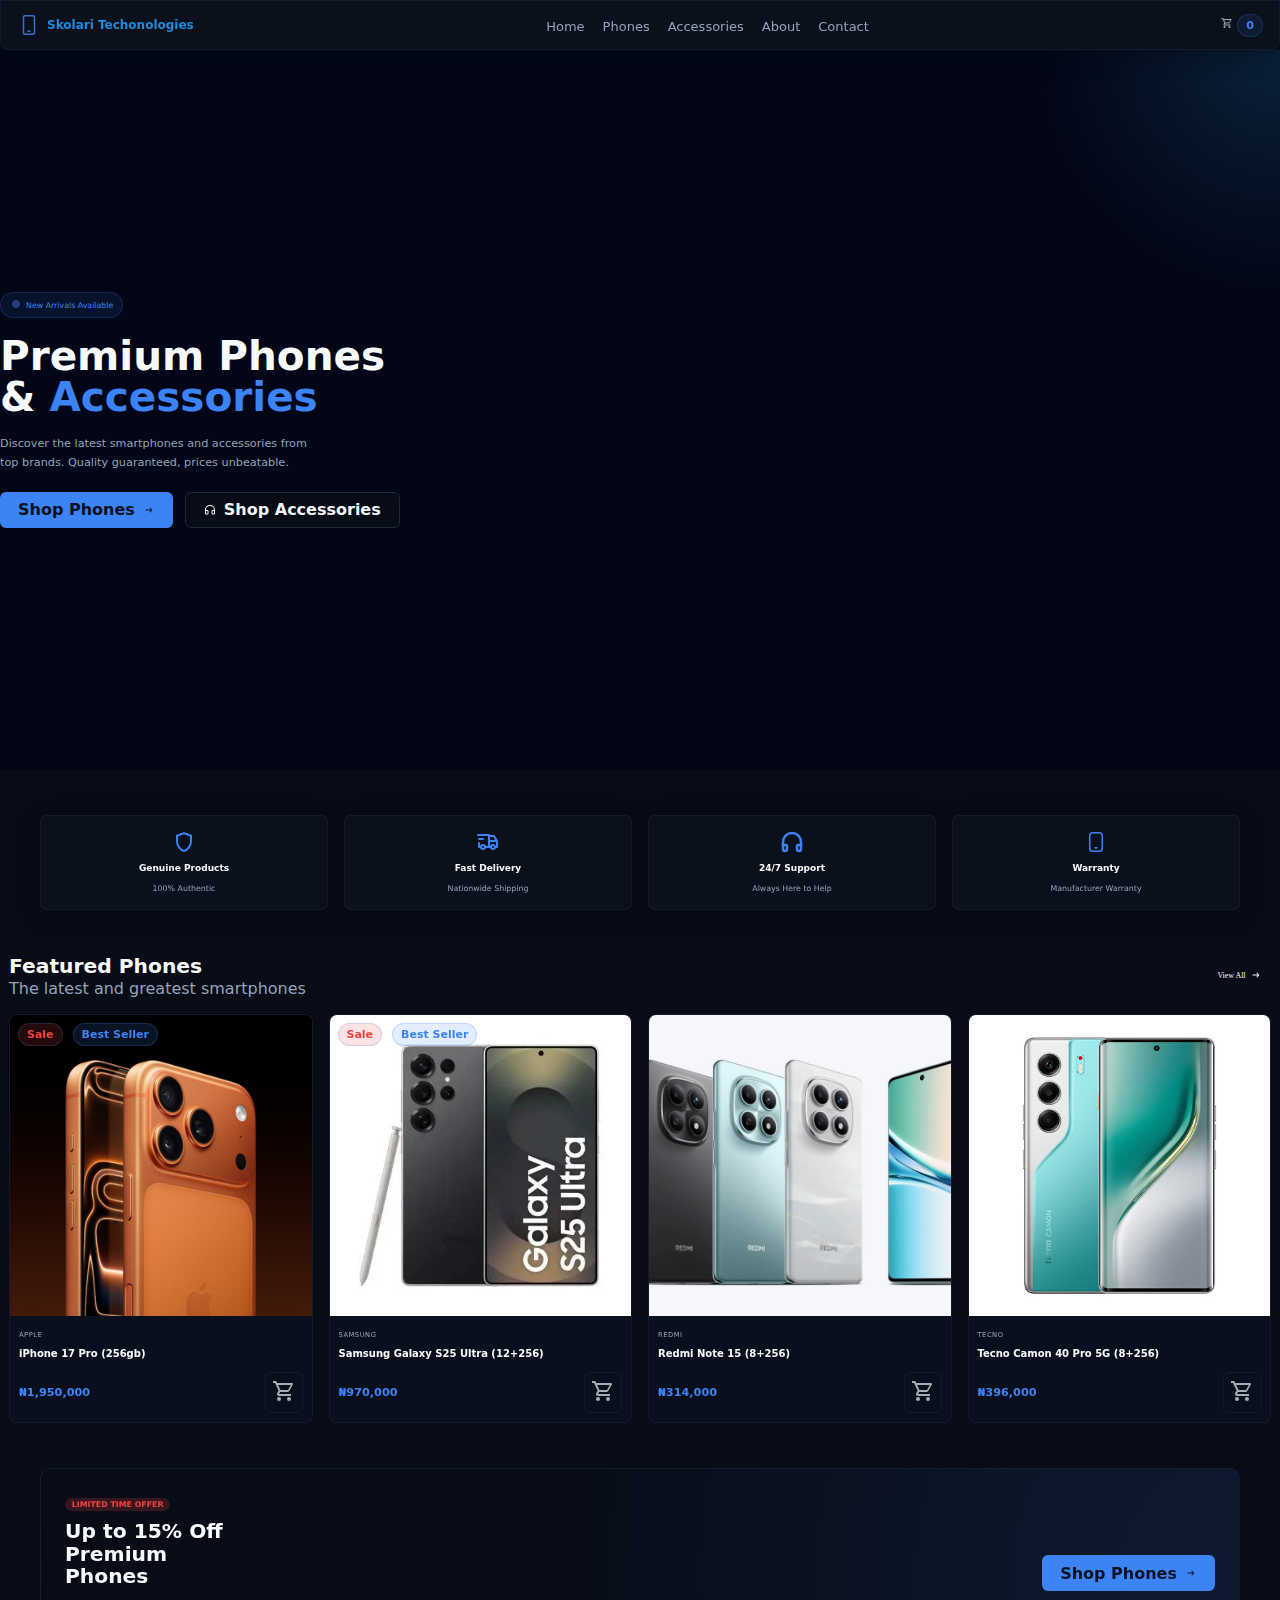
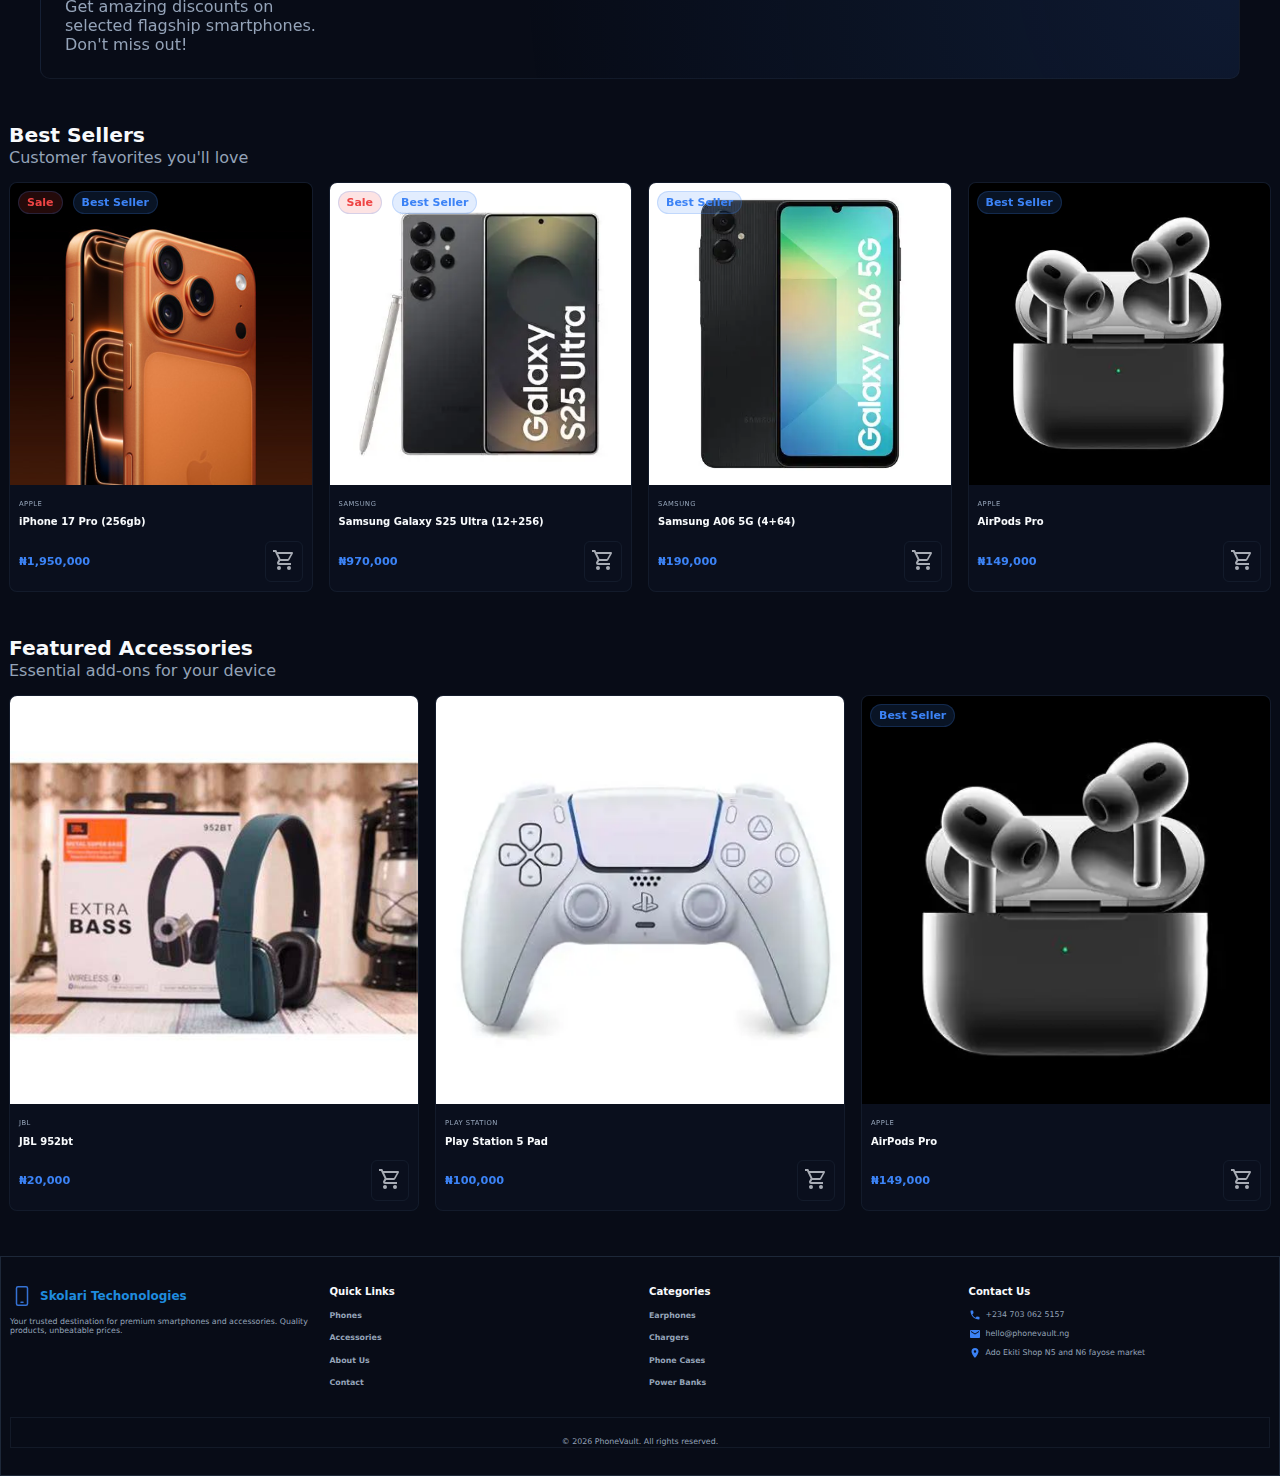
<file: index.html>
<!DOCTYPE html>
<html lang="en">
<head>
    <meta charset="UTF-8">
    <meta name="viewport" content="width=device-width, initial-scale=1.0">
    <title>Phone_Accessories</title>
    <link rel="stylesheet" href="style.css">
</head>
<body class="body">

<nav class="nav">
    <div class="container">
        <div class="container_flex">

            <!-- Logo -->
            <a href="#" class="nav_icon_txt" aria-label="Homepage">
                <!-- <img src="images/skolari_logo.png" alt="" class="skolari_logo"> -->
                <svg xmlns="http://www.w3.org/2000/svg" width="24" height="24" viewBox="0 0 24 24"><path fill="rgb(53, 114, 212)" d="M11 17.5a.75.75 0 0 0 0 1.5h2a.75.75 0 0 0 0-1.5z"/><path fill="rgb(53, 114, 212)" fill-rule="evenodd" d="M8 2a2.25 2.25 0 0 0-2.25 2.25v15.5A2.25 2.25 0 0 0 8 22h8a2.25 2.25 0 0 0 2.25-2.25V4.25A2.25 2.25 0 0 0 16 2zm-.75 2.25A.75.75 0 0 1 8 3.5h8a.75.75 0 0 1 .75.75v15.5a.75.75 0 0 1-.75.75H8a.75.75 0 0 1-.75-.75z" clip-rule="evenodd"/></svg>
                <span>Skolari Techonologies</span>
            </a>

            <!-- Navigation Links -->
            <ul class="header_context">
                <li><a href="index.html">Home</a></li>
                <li><a href="phone.html">Phones</a></li>
                <li><a href="accessories.html">Accessories</a></li>
                <li><a href="about.html">About</a></li>
                <li><a href="contact.html">Contact</a></li>
            </ul>

            <!-- Right icons -->
            <div class="nav_actions">
                <a href="cart.html" class="cart-icon" aria-label="Cart">
                   <svg xmlns="http://www.w3.org/2000/svg" width="12" height="12" viewBox="0 0 24 24"><path fill="rgb(168, 172, 181)" d="M17 18a2 2 0 0 1 2 2a2 2 0 0 1-2 2a2 2 0 0 1-2-2c0-1.11.89-2 2-2M1 2h3.27l.94 2H20a1 1 0 0 1 1 1c0 .17-.05.34-.12.5l-3.58 6.47c-.34.61-1 1.03-1.75 1.03H8.1l-.9 1.63l-.03.12a.25.25 0 0 0 .25.25H19v2H7a2 2 0 0 1-2-2c0-.35.09-.68.24-.96l1.36-2.45L3 4H1zm6 16a2 2 0 0 1 2 2a2 2 0 0 1-2 2a2 2 0 0 1-2-2c0-1.11.89-2 2-2m9-7l2.78-5H6.14l2.36 5z"/></svg>
                    <span id="cart-count" class="badge">0</span>
                </a>

                <!-- Hamburger -->
                <button class="hamburger" aria-label="Menu">
                    <span></span>
                    <span></span>
                    <span></span>
                </button>
            </div>

        </div>
    </div>
</nav>
<!-- Home Display -->
 <section class="Home_display">
    <!-- <div class="home_display_div"></div> -->
<div class="home_div">
<div class="inline_flex">
<span><svg xmlns="http://www.w3.org/2000/svg" width="12" height="12" viewBox="0 0 24 24"><path fill="rgb(53, 114, 212)" d="M4.25 12a7.75 7.75 0 1 1 15.5 0a7.75 7.75 0 0 1-15.5 0" opacity="0.5"/></svg></span>
<span>New Arrivals Available</span>
</div>
<h1>Premium Phones &
<span>Accessories</span></h1>
<p>Discover the latest smartphones and accessories from top brands. Quality guaranteed, prices unbeatable.</p>
<div class="hero_actions">
    <a href="phone.html" class="btn_primary">
        Shop Phones
        <svg xmlns="http://www.w3.org/2000/svg" width="12" height="12" viewBox="0 0 24 24">
            <path fill="currentColor"
                d="M14.707 7.293a1 1 0 1 0-1.414 1.414L15.586 11H6a1 1 0 1 0 0 2h9.586l-2.293 2.293a1 1 0 0 0 1.414 1.414l4-4z"/>
        </svg>
    </a>

    <a href="accessories.html" class="btn_secondary">
        <svg xmlns="http://www.w3.org/2000/svg" width="12" height="12" viewBox="0 0 24 24"><path fill="rgb(242, 244, 247)" d="M12 4a8 8 0 0 0-8 8h3a2 2 0 0 1 2 2v5a2 2 0 0 1-2 2H4a2 2 0 0 1-2-2v-7C2 6.477 6.477 2 12 2s10 4.477 10 10v7a2 2 0 0 1-2 2h-3a2 2 0 0 1-2-2v-5a2 2 0 0 1 2-2h3a8 8 0 0 0-8-8M4 14v5h3v-5zm13 0v5h3v-5z"/></svg>
        Shop Accessories
    </a>
</div>

</div>
 </section>
 <!-- support section -->
  <section class="support_section">
<div class="support_grid">
    <!-- Geniue Product -->
    <div class="support_category">
<svg xmlns="http://www.w3.org/2000/svg" width="24" height="24" viewBox="0 0 24 24"><path fill="rgb(59, 130, 245)" d="M12 22q-3.475-.875-5.738-3.988T4 11.1V5l8-3l8 3v6.1q0 3.8-2.262 6.913T12 22m0-2.1q2.6-.825 4.3-3.3t1.7-5.5V6.375l-6-2.25l-6 2.25V11.1q0 3.025 1.7 5.5t4.3 3.3m0-7.9"/></svg>
<h3>Genuine Products</h3>
<p>100% Authentic</p>
    </div>
    <!-- Fast Delivery -->
     <div class="support_category">
        <svg xmlns="http://www.w3.org/2000/svg" width="24" height="24" viewBox="0 0 24 24"><g fill="none" stroke="rgb(59, 130, 245)" stroke-linecap="round" stroke-linejoin="round" stroke-width="2"><path d="M5 17a2 2 0 1 0 4 0a2 2 0 1 0-4 0m10 0a2 2 0 1 0 4 0a2 2 0 1 0-4 0"/><path d="M5 17H3v-4M2 5h11v12m-4 0h6m4 0h2v-6h-8m0-5h5l3 5M3 9h4"/></g></svg>
        <h3>Fast Delivery</h3>
        <p>Nationwide Shipping</p>
    </div>
    <!-- 27/7 Support -->
     <div class="support_category">
        <svg xmlns="http://www.w3.org/2000/svg" width="24" height="24" viewBox="0 0 24 24"><g fill="none"><path stroke="rgb(59, 130, 245)" stroke-linecap="round" stroke-width="2.5" d="M21 15v-3a9 9 0 1 0-18 0v3"/><path fill="rgb(59, 130, 245)" d="M3 15v-1.25H1.75V15zm0 1.25h3v-2.5H3zM5.75 16v3h2.5v-3zm-1.5 3v-4h-2.5v4zm.75.75a.75.75 0 0 1-.75-.75h-2.5A3.25 3.25 0 0 0 5 22.25zm.75-.75a.75.75 0 0 1-.75.75v2.5A3.25 3.25 0 0 0 8.25 19zM6 16.25a.25.25 0 0 1-.25-.25h2.5A2.25 2.25 0 0 0 6 13.75zM21 15h1.25v-1.25H21zm-3 1.25h3v-2.5h-3zM19.75 15v4h2.5v-4zm-1.5 4v-3h-2.5v3zm.75.75a.75.75 0 0 1-.75-.75h-2.5A3.25 3.25 0 0 0 19 22.25zm.75-.75a.75.75 0 0 1-.75.75v2.5A3.25 3.25 0 0 0 22.25 19zM18 13.75A2.25 2.25 0 0 0 15.75 16h2.5a.25.25 0 0 1-.25.25z"/></g></svg>
        <h3>24/7 Support</h3>
        <p>Always Here to Help</p>
    </div>
    <!-- Warranty -->
     <div class="support_category">
        <svg xmlns="http://www.w3.org/2000/svg" width="24" height="24" viewBox="0 0 24 24"><g fill="none" stroke="rgb(59, 130, 245)" stroke-linecap="round" stroke-linejoin="round" stroke-width="1.5"><rect width="12.5" height="18.5" x="5.75" y="2.75" rx="3"/><path d="M11 17.75h2"/></g></svg>
        <h3>Warranty</h3>
        <p>Manufacturer Warranty</p>
    </div>
</div>
  </section>
  <!-- Product Display -->
   <section class="product_display_section">
<div class="feature_div">
    <div class="feature_txt_div">
        <h2>Featured Phones</h2>
        <p>The latest and greatest smartphones</p>
    </div>
    <a href="phone.html" class="display_view_all">
        View All
        <svg xmlns="http://www.w3.org/2000/svg" width="12" height="12" viewBox="0 0 24 24">
            <path fill="currentColor"
                d="M14.707 7.293a1 1 0 1 0-1.414 1.414L15.586 11H6a1 1 0 1 0 0 2h9.586l-2.293 2.293a1 1 0 0 0 1.414 1.414l4-4z"/>
        </svg>
    </a>
</div>
<div class="items_display_grid">
<div class="item_display_product">
    <div class="item_img">
        <a href="product.html?id=iphone_17pro">
            <img src="iphone/iphone_17pro__0s6piftg70ym_large.jpeg" alt="iPhone 17 Pro Max"></a>
        <div class="product_badges">
            <span class="badge sale">Sale</span>
            <span class="badge best">Best Seller</span>
        </div>
    </div>
    <div class="phone_details"
     data-id="iphone-17-pro-max"
     data-name="iPhone 17 Pro Max (256gb)"
     data-brand="Apple"
     data-price="1950000"
     data-image="iphone/iphone_17pro__0s6piftg70ym_large.jpeg">
<div class="detail_txt">
<p class="brand">APPLE</p>
<h3>
    <a href="product.html?id=iphone_17pro">iPhone 17 Pro (256gb)</a>
</h3>
</div>
<div class="price_cart_flex">
<div class="price">
                <span class="current">₦1,950,000</span>
                <!-- <span class="old">₦899,000</span> -->
            </div>
 <button class="cart_btn" aria-label="Add to cart">
<svg xmlns="http://www.w3.org/2000/svg" width="24" height="24" viewBox="0 0 24 24"><path fill="rgb(168, 172, 181)" d="M17 18a2 2 0 0 1 2 2a2 2 0 0 1-2 2a2 2 0 0 1-2-2c0-1.11.89-2 2-2M1 2h3.27l.94 2H20a1 1 0 0 1 1 1c0 .17-.05.34-.12.5l-3.58 6.47c-.34.61-1 1.03-1.75 1.03H8.1l-.9 1.63l-.03.12a.25.25 0 0 0 .25.25H19v2H7a2 2 0 0 1-2-2c0-.35.09-.68.24-.96l1.36-2.45L3 4H1zm6 16a2 2 0 0 1 2 2a2 2 0 0 1-2 2a2 2 0 0 1-2-2c0-1.11.89-2 2-2m9-7l2.78-5H6.14l2.36 5z"/></svg>
            </button>
</div>
    </div>
</div>
<!--  -->
<div class="item_display_product">
    <div class="item_img">
        <a href="product.html?id=S25ultra">
            <img src="samsung/S25ultra.webp" alt="Samsung Galaxy S25 Ultra"></a>
           <div class="product_badges">
            <span class="badge sale">Sale</span>
            <span class="badge best">Best Seller</span>
        </div>

    </div>
    <div class="phone_details"  data-id="samsung-s25-ultra"
     data-name="Samsung Galaxy S25 Ultra (12+256)"
     data-brand="Samsung"
     data-price="970000"
     data-image="images/samsungs21.jfif">
<div class="detail_txt">
<p class="brand">Samsung</p>
<h3>
    <a href="product.html?id=S25ultra">Samsung Galaxy S25 Ultra (12+256)</a>
</h3>
</div>
<div class="price_cart_flex">
<div class="price">
                <span class="current">₦970,000</span>
                <!-- <span class="old">₦849,000</span> -->
            </div>
 <button class="cart_btn" aria-label="Add to cart">
              <svg xmlns="http://www.w3.org/2000/svg" width="24" height="24" viewBox="0 0 24 24"><path fill="rgb(168, 172, 181)" d="M17 18a2 2 0 0 1 2 2a2 2 0 0 1-2 2a2 2 0 0 1-2-2c0-1.11.89-2 2-2M1 2h3.27l.94 2H20a1 1 0 0 1 1 1c0 .17-.05.34-.12.5l-3.58 6.47c-.34.61-1 1.03-1.75 1.03H8.1l-.9 1.63l-.03.12a.25.25 0 0 0 .25.25H19v2H7a2 2 0 0 1-2-2c0-.35.09-.68.24-.96l1.36-2.45L3 4H1zm6 16a2 2 0 0 1 2 2a2 2 0 0 1-2 2a2 2 0 0 1-2-2c0-1.11.89-2 2-2m9-7l2.78-5H6.14l2.36 5z"/></svg>
            </button>
</div>
    </div>
</div>
<!--  -->
<div class="item_display_product">
    <div class="item_img">
        <a href="product.html?id=Redmi-Note-15">
            <img src="redmi/Redmi-Note-15.webp" alt="Redmi Note 15"></a>
        <!-- <div class="product_badges">
            <span class="badge sale">Sale</span>
            <span class="badge best">Best Seller</span>
        </div> -->
    </div>
    <div class="phone_details" data-id="Redmi-Note-15"
        data-name="Redmi Note 15 (8+256)"
        data-brand="Redmi"
        data-price="314000"
        data-image="redmi/Redmi-Note-15.webp">
<div class="detail_txt">
<p class="brand">Redmi</p>
<h3>
    <a href="product.html?id=Redmi-Note-15">Redmi Note 15 (8+256)</a>
</h3>
</div>
<div class="price_cart_flex">
<div class="price">
                <span class="current">₦314,000</span>
                <!-- <span class="old">₦899,000</span> -->
            </div>
 <button class="cart_btn" aria-label="Add to cart">
<svg xmlns="http://www.w3.org/2000/svg" width="24" height="24" viewBox="0 0 24 24"><path fill="rgb(168, 172, 181)" d="M17 18a2 2 0 0 1 2 2a2 2 0 0 1-2 2a2 2 0 0 1-2-2c0-1.11.89-2 2-2M1 2h3.27l.94 2H20a1 1 0 0 1 1 1c0 .17-.05.34-.12.5l-3.58 6.47c-.34.61-1 1.03-1.75 1.03H8.1l-.9 1.63l-.03.12a.25.25 0 0 0 .25.25H19v2H7a2 2 0 0 1-2-2c0-.35.09-.68.24-.96l1.36-2.45L3 4H1zm6 16a2 2 0 0 1 2 2a2 2 0 0 1-2 2a2 2 0 0 1-2-2c0-1.11.89-2 2-2m9-7l2.78-5H6.14l2.36 5z"/></svg>
            </button>
</div>
    </div>
</div>
<!--  -->
<div class="item_display_product">
    <div class="item_img">
     <a href="product.html?id=Tecno-Camon-40-Pro-5G">
  <img src="Tecno/Tecno-Camon-40-Pro-5G_featured-image-packshot-review.jpg" alt="Tecno Camon 40 Pro 5G">
</a>
         <!-- <div class="product_badges">
            <span class="badge sale">Sale</span>
            <span class="badge best">Best Seller</span>
        </div> -->
    </div>
    <div class="phone_details"  data-id="Tecno-Camon-40-Pro-5G"
         data-name="Tecno Camon 40 Pro 5G (8+256)"
         data-brand="Tecno"
         data-price="396000"
         data-image="Tecno/Tecno-Camon-40-Pro-5G_featured-image-packshot-review.jpg">
<div class="detail_txt">
<p class="brand">Tecno</p>
<h3>
  <a href="product.html?id=Tecno-Camon-40-Pro-5G">Tecno Camon 40 Pro 5G (8+256)</a>
</h3>

</div>
<div class="price_cart_flex">
<div class="price">
                <span class="current">₦396,000</span>
                <!-- <span class="old">₦899,000</span> -->
            </div>
 <button class="cart_btn" aria-label="Add to cart">
<svg xmlns="http://www.w3.org/2000/svg" width="24" height="24" viewBox="0 0 24 24"><path fill="rgb(168, 172, 181)" d="M17 18a2 2 0 0 1 2 2a2 2 0 0 1-2 2a2 2 0 0 1-2-2c0-1.11.89-2 2-2M1 2h3.27l.94 2H20a1 1 0 0 1 1 1c0 .17-.05.34-.12.5l-3.58 6.47c-.34.61-1 1.03-1.75 1.03H8.1l-.9 1.63l-.03.12a.25.25 0 0 0 .25.25H19v2H7a2 2 0 0 1-2-2c0-.35.09-.68.24-.96l1.36-2.45L3 4H1zm6 16a2 2 0 0 1 2 2a2 2 0 0 1-2 2a2 2 0 0 1-2-2c0-1.11.89-2 2-2m9-7l2.78-5H6.14l2.36 5z"/></svg>
            </button>
</div>
    </div>
</div>
</div>
   </section>
   <!-- Offer Txt Section -->
    <section class="offer_txt_section">
<div class="offer_txt_div">
    <div class="offer_txt">
<span>LIMITED TIME OFFER</span>
<h3>Up to 15% Off
Premium Phones</h3>
<p>Get amazing discounts on selected flagship smartphones. Don't miss out!</p>
    </div>
    <a href="phone.html" class="btn_primary">
        Shop Phones
        <svg xmlns="http://www.w3.org/2000/svg" width="12" height="12" viewBox="0 0 24 24">
            <path fill="currentColor"
                d="M14.707 7.293a1 1 0 1 0-1.414 1.414L15.586 11H6a1 1 0 1 0 0 2h9.586l-2.293 2.293a1 1 0 0 0 1.414 1.414l4-4z"/>
        </svg>
    </a>

</div>
    </section>
    <!-- Best selling Section (Reusing Featured Phones Code ) -->
       <section class="product_display_section">
<div class="feature_div">
    <div class="feature_txt_div">
        <h2>Best Sellers</h2>
        <p>Customer favorites you'll love</p>
    </div>
    <!-- <a href="#" class="display_view_all">
        View All
        <svg xmlns="http://www.w3.org/2000/svg" width="12" height="12" viewBox="0 0 24 24">
            <path fill="currentColor"
                d="M14.707 7.293a1 1 0 1 0-1.414 1.414L15.586 11H6a1 1 0 1 0 0 2h9.586l-2.293 2.293a1 1 0 0 0 1.414 1.414l4-4z"/>
        </svg>
    </a> -->
</div>
<div class="items_display_grid">
<div class="item_display_product">
    <div class="item_img">
        <a href="product.html?id=iphone_17pro">
            <img src="iphone/iphone_17pro__0s6piftg70ym_large.jpeg" alt="iPhone 17 Pro Max"></a>
        <div class="product_badges">
            <span class="badge sale">Sale</span>
            <span class="badge best">Best Seller</span>
        </div>
    </div>
    <div class="phone_details"
     data-id="iphone-17-pro-max"
     data-name="iPhone 17 Pro Max (256gb)"
     data-brand="Apple"
     data-price="1950000"
     data-image="iphone/iphone_17pro__0s6piftg70ym_large.jpeg">
<div class="detail_txt">
<p class="brand">APPLE</p>
<h3>
    <a href="product.html?id=iphone_17pro">iPhone 17 Pro (256gb)</a>
</h3>
</div>
<div class="price_cart_flex">
<div class="price">
                <span class="current">₦1,950,000</span>
                <!-- <span class="old">₦899,000</span> -->
            </div>
 <button class="cart_btn" aria-label="Add to cart">
<svg xmlns="http://www.w3.org/2000/svg" width="24" height="24" viewBox="0 0 24 24"><path fill="rgb(168, 172, 181)" d="M17 18a2 2 0 0 1 2 2a2 2 0 0 1-2 2a2 2 0 0 1-2-2c0-1.11.89-2 2-2M1 2h3.27l.94 2H20a1 1 0 0 1 1 1c0 .17-.05.34-.12.5l-3.58 6.47c-.34.61-1 1.03-1.75 1.03H8.1l-.9 1.63l-.03.12a.25.25 0 0 0 .25.25H19v2H7a2 2 0 0 1-2-2c0-.35.09-.68.24-.96l1.36-2.45L3 4H1zm6 16a2 2 0 0 1 2 2a2 2 0 0 1-2 2a2 2 0 0 1-2-2c0-1.11.89-2 2-2m9-7l2.78-5H6.14l2.36 5z"/></svg>
            </button>
</div>
    </div>
</div>
<!--  -->
<div class="item_display_product">
    <div class="item_img">
        <a href="product.html?id=S25ultra">
            <img src="samsung/S25ultra.webp" alt="Samsung Galaxy S25 Ultra"></a>
           <div class="product_badges">
            <span class="badge sale">Sale</span>
            <span class="badge best">Best Seller</span>
        </div>

    </div>
    <div class="phone_details"  data-id="samsung-s25-ultra"
     data-name="Samsung Galaxy S25 Ultra (12+256)"
     data-brand="Samsung"
     data-price="970000"
     data-image="images/samsungs21.jfif">
<div class="detail_txt">
<p class="brand">Samsung</p>
<h3>
    <a href="product.html?id=S25ultra">Samsung Galaxy S25 Ultra (12+256)</a>
</h3>
</div>
<div class="price_cart_flex">
<div class="price">
                <span class="current">₦970,000</span>
                <!-- <span class="old">₦849,000</span> -->
            </div>
 <button class="cart_btn" aria-label="Add to cart">
              <svg xmlns="http://www.w3.org/2000/svg" width="24" height="24" viewBox="0 0 24 24"><path fill="rgb(168, 172, 181)" d="M17 18a2 2 0 0 1 2 2a2 2 0 0 1-2 2a2 2 0 0 1-2-2c0-1.11.89-2 2-2M1 2h3.27l.94 2H20a1 1 0 0 1 1 1c0 .17-.05.34-.12.5l-3.58 6.47c-.34.61-1 1.03-1.75 1.03H8.1l-.9 1.63l-.03.12a.25.25 0 0 0 .25.25H19v2H7a2 2 0 0 1-2-2c0-.35.09-.68.24-.96l1.36-2.45L3 4H1zm6 16a2 2 0 0 1 2 2a2 2 0 0 1-2 2a2 2 0 0 1-2-2c0-1.11.89-2 2-2m9-7l2.78-5H6.14l2.36 5z"/></svg>
            </button>
</div>
    </div>
</div>
<!--  -->
<div class="item_display_product">
    <div class="item_img">
        <a href="product.html?id=A065G">
            <img src="samsung/A065G.webp" alt="A065G"></a>
        <div class="product_badges">
            <!-- <span class="badge sale">Sale</span> -->
            <span class="badge best">Best Seller</span>
        </div>
    </div>
    <div class="phone_details"  data-id="Samsung-A065G"
     data-name="Samsung A06 5G (4+64)"
     data-brand="Samsung"
     data-price="190000"
     data-image="samsung/A065G.webp">
<div class="detail_txt">
<p class="brand">Samsung</p>
<h3>
    <a href="product.html?id=A065G">Samsung A06 5G (4+64)</a>
</h3>
</div>
<div class="price_cart_flex">
<div class="price">
                <span class="current">₦190,000</span>
                <!-- <span class="old">₦899,000</span> -->
            </div>
 <button class="cart_btn" aria-label="Add to cart">
<svg xmlns="http://www.w3.org/2000/svg" width="24" height="24" viewBox="0 0 24 24"><path fill="rgb(168, 172, 181)" d="M17 18a2 2 0 0 1 2 2a2 2 0 0 1-2 2a2 2 0 0 1-2-2c0-1.11.89-2 2-2M1 2h3.27l.94 2H20a1 1 0 0 1 1 1c0 .17-.05.34-.12.5l-3.58 6.47c-.34.61-1 1.03-1.75 1.03H8.1l-.9 1.63l-.03.12a.25.25 0 0 0 .25.25H19v2H7a2 2 0 0 1-2-2c0-.35.09-.68.24-.96l1.36-2.45L3 4H1zm6 16a2 2 0 0 1 2 2a2 2 0 0 1-2 2a2 2 0 0 1-2-2c0-1.11.89-2 2-2m9-7l2.78-5H6.14l2.36 5z"/></svg>
            </button>
</div>
    </div>
</div>
<!--  -->
<div class="item_display_product">
    <div class="item_img">
        <a href="product.html?id=Airpods_Pro"><img src="accessories/AirPod pro.webp" alt="AirPods Pro (2nd Gen)"></a>
         <div class="product_badges">
            <!-- <span class="badge sale">Sale</span> -->
            <span class="badge best">Best Seller</span>
        </div>
    </div>
    <div class="phone_details"  data-id="Airpods_Pro"
     data-name="AirPods Pro"
     data-brand="Apple"
     data-price="149000"
     data-image="accessories/AirPod pro.webp">
<div class="detail_txt">
<p class="brand">Apple</p>
<h3>
    <a href="product.html?id=Airpods_Pro">AirPods Pro</a>
</h3>
</div>
<div class="price_cart_flex">
<div class="price">
                <span class="current">₦149,000</span>
                <!-- <span class="old">₦899,000</span> -->
            </div>
 <button class="cart_btn" aria-label="Add to cart">
<svg xmlns="http://www.w3.org/2000/svg" width="24" height="24" viewBox="0 0 24 24"><path fill="rgb(168, 172, 181)" d="M17 18a2 2 0 0 1 2 2a2 2 0 0 1-2 2a2 2 0 0 1-2-2c0-1.11.89-2 2-2M1 2h3.27l.94 2H20a1 1 0 0 1 1 1c0 .17-.05.34-.12.5l-3.58 6.47c-.34.61-1 1.03-1.75 1.03H8.1l-.9 1.63l-.03.12a.25.25 0 0 0 .25.25H19v2H7a2 2 0 0 1-2-2c0-.35.09-.68.24-.96l1.36-2.45L3 4H1zm6 16a2 2 0 0 1 2 2a2 2 0 0 1-2 2a2 2 0 0 1-2-2c0-1.11.89-2 2-2m9-7l2.78-5H6.14l2.36 5z"/></svg>
            </button>
</div>
    </div>
</div>
</div>
<!-- Grid -->
   </section>
   <!-- Featured Accessories -->
      <section class="product_display_section">
<div class="feature_div">
    <div class="feature_txt_div">
        <h2>Featured Accessories</h2>
        <p>Essential add-ons for your device</p>
    </div>
    <!-- <a href="#" class="display_view_all">
        View All
        <svg xmlns="http://www.w3.org/2000/svg" width="12" height="12" viewBox="0 0 24 24">
            <path fill="currentColor"
                d="M14.707 7.293a1 1 0 1 0-1.414 1.414L15.586 11H6a1 1 0 1 0 0 2h9.586l-2.293 2.293a1 1 0 0 0 1.414 1.414l4-4z"/>
        </svg>
    </a> -->
</div>
<div class="items_display_grid">
<div class="item_display_product">
    <div class="item_img">
        <a href="product.html?id=952bt">
            <img src="accessories/952bt Headset.jfif" alt="JBL 952bt"></a>
         <div class="product_badges">
            <!-- <span class="badge sale">Sale</span> -->
            <!-- <span class="badge best">Best Seller</span> -->
        </div>
    </div>
    <div class="phone_details"  data-id="JBL 952bt"
     data-name="JBL 952bt"
     data-brand="Earphones-Headphones"
     data-price="20000"
     data-image="accessories/952bt Headset.jfif">
<div class="detail_txt">
<p class="brand">jbl</p>
<h3>
    <a href="product.html?id=952bt">JBL 952bt</a>
</h3>
</div>
<div class="price_cart_flex">
<div class="price">
                <span class="current">₦20,000</span>
                <!-- <span class="old">₦899,000</span> -->
            </div>
 <button class="cart_btn" aria-label="Add to cart">
<svg xmlns="http://www.w3.org/2000/svg" width="24" height="24" viewBox="0 0 24 24"><path fill="rgb(168, 172, 181)" d="M17 18a2 2 0 0 1 2 2a2 2 0 0 1-2 2a2 2 0 0 1-2-2c0-1.11.89-2 2-2M1 2h3.27l.94 2H20a1 1 0 0 1 1 1c0 .17-.05.34-.12.5l-3.58 6.47c-.34.61-1 1.03-1.75 1.03H8.1l-.9 1.63l-.03.12a.25.25 0 0 0 .25.25H19v2H7a2 2 0 0 1-2-2c0-.35.09-.68.24-.96l1.36-2.45L3 4H1zm6 16a2 2 0 0 1 2 2a2 2 0 0 1-2 2a2 2 0 0 1-2-2c0-1.11.89-2 2-2m9-7l2.78-5H6.14l2.36 5z"/></svg>
            </button>
</div>
    </div>
</div>
<!--  -->
<div class="item_display_product">
    <div class="item_img">
        <a href="product.html?id=play-station-5-pad">
            <img src="accessories/ps_5pad.webp" alt="Play Station 5 Pad"></a>
         <div class="product_badges">
            <!-- <span class="badge sale">Sale</span> -->
            <!-- <span class="badge best">Best Seller</span> -->
        </div>
    </div>
    <div class="phone_details"  data-id="Play Station 5 Pad"
     data-name="Play Station 5 Pad"
     data-brand="games"
     data-price="100000"
     data-image="accessories/ps_5pad.webp">
<div class="detail_txt">
<p class="brand">Play Station</p>
<h3>
    <a href="product.html?id=play-station-5-pad">Play Station 5 Pad</a>
</h3>
</div>
<div class="price_cart_flex">
<div class="price">
                <span class="current">₦100,000</span>
                <!-- <span class="old">₦899,000</span> -->
            </div>
 <button class="cart_btn" aria-label="Add to cart">
<svg xmlns="http://www.w3.org/2000/svg" width="24" height="24" viewBox="0 0 24 24"><path fill="rgb(168, 172, 181)" d="M17 18a2 2 0 0 1 2 2a2 2 0 0 1-2 2a2 2 0 0 1-2-2c0-1.11.89-2 2-2M1 2h3.27l.94 2H20a1 1 0 0 1 1 1c0 .17-.05.34-.12.5l-3.58 6.47c-.34.61-1 1.03-1.75 1.03H8.1l-.9 1.63l-.03.12a.25.25 0 0 0 .25.25H19v2H7a2 2 0 0 1-2-2c0-.35.09-.68.24-.96l1.36-2.45L3 4H1zm6 16a2 2 0 0 1 2 2a2 2 0 0 1-2 2a2 2 0 0 1-2-2c0-1.11.89-2 2-2m9-7l2.78-5H6.14l2.36 5z"/></svg>
            </button>
</div>
    </div>
</div>
<!--  -->
<!-- <div class="item_display_product">
    <div class="item_img">
        <a href="#"><img src="images/iphone_15.jfif" alt=""></a>
        <div class="product_badges">
            <span class="badge sale">Sale</span>
            <span class="badge best">Best Seller</span>
        </div>
    </div>
    <div class="phone_details">
<div class="detail_txt">
<p class="brand">APPLE</p>
<h3>iPhone 15</h3>
</div>
<div class="price_cart_flex">
<div class="price">
                <span class="current">₦749,000</span>
                <span class="old">₦899,000</span>
            </div>
 <button class="cart_btn" aria-label="Add to cart">
<svg xmlns="http://www.w3.org/2000/svg" width="24" height="24" viewBox="0 0 24 24"><path fill="rgb(168, 172, 181)" d="M17 18a2 2 0 0 1 2 2a2 2 0 0 1-2 2a2 2 0 0 1-2-2c0-1.11.89-2 2-2M1 2h3.27l.94 2H20a1 1 0 0 1 1 1c0 .17-.05.34-.12.5l-3.58 6.47c-.34.61-1 1.03-1.75 1.03H8.1l-.9 1.63l-.03.12a.25.25 0 0 0 .25.25H19v2H7a2 2 0 0 1-2-2c0-.35.09-.68.24-.96l1.36-2.45L3 4H1zm6 16a2 2 0 0 1 2 2a2 2 0 0 1-2 2a2 2 0 0 1-2-2c0-1.11.89-2 2-2m9-7l2.78-5H6.14l2.36 5z"/></svg>
            </button>
</div>
    </div>
</div> -->
<!--  -->
<div class="item_display_product">
    <div class="item_img">
        <a href="product.html?id=Airpods_Pro"><img src="accessories/AirPod pro.webp" alt="AirPods Pro (2nd Gen)"></a>
         <div class="product_badges">
            <!-- <span class="badge sale">Sale</span> -->
            <span class="badge best">Best Seller</span>
        </div>
    </div>
    <div class="phone_details"   data-id="Airpods_Pro"
     data-name="AirPods Pro"
     data-brand="Apple"
     data-price="149000"
     data-image="accessories/AirPod pro.webp">
<div class="detail_txt">
<p class="brand">Apple</p>
<h3>
    <a href="product.html?id=Airpods_Pro">AirPods Pro</a>
</h3>
</div>
<div class="price_cart_flex">
<div class="price">
                <span class="current">₦149,000</span>
                <!-- <span class="old">₦899,000</span> -->
            </div>
 <button  class="cart_btn " aria-label="Add to cart">
<svg  xmlns="http://www.w3.org/2000/svg" width="24" height="24" viewBox="0 0 24 24"><path fill="rgb(168, 172, 181)" d="M17 18a2 2 0 0 1 2 2a2 2 0 0 1-2 2a2 2 0 0 1-2-2c0-1.11.89-2 2-2M1 2h3.27l.94 2H20a1 1 0 0 1 1 1c0 .17-.05.34-.12.5l-3.58 6.47c-.34.61-1 1.03-1.75 1.03H8.1l-.9 1.63l-.03.12a.25.25 0 0 0 .25.25H19v2H7a2 2 0 0 1-2-2c0-.35.09-.68.24-.96l1.36-2.45L3 4H1zm6 16a2 2 0 0 1 2 2a2 2 0 0 1-2 2a2 2 0 0 1-2-2c0-1.11.89-2 2-2m9-7l2.78-5H6.14l2.36 5z"/></svg>
            </button>
</div>
    </div>
</div>
</div>
   </section>
   <!-- Footer -->
    <div class="footer_container">
        <div class="grid_footer_container">
            <div class="footer_logo_txt">
  <a href="#" class="nav_icon_txt" aria-label="Homepage">
                <svg xmlns="http://www.w3.org/2000/svg" width="24" height="24" viewBox="0 0 24 24"><path fill="rgb(53, 114, 212)" d="M11 17.5a.75.75 0 0 0 0 1.5h2a.75.75 0 0 0 0-1.5z"/><path fill="rgb(53, 114, 212)" fill-rule="evenodd" d="M8 2a2.25 2.25 0 0 0-2.25 2.25v15.5A2.25 2.25 0 0 0 8 22h8a2.25 2.25 0 0 0 2.25-2.25V4.25A2.25 2.25 0 0 0 16 2zm-.75 2.25A.75.75 0 0 1 8 3.5h8a.75.75 0 0 1 .75.75v15.5a.75.75 0 0 1-.75.75H8a.75.75 0 0 1-.75-.75z" clip-rule="evenodd"/></svg>
                <span>Skolari Techonologies</span>
            </a>
            <p>Your trusted destination for premium smartphones and accessories. Quality products, unbeatable prices.</p>
            </div>
            <div class="footer_link">
<h4>Quick Links</h4>
<ul class="footer_ul_link">
    <li><a href="phone.html">Phones</a></li>
    <li><a href="accessories.html">Accessories</a></li>
    <li><a href="about.html">About Us</a></li>
    <li><a href="contact.html">Contact</a></li>
</ul>
            </div>
            <div class="footer_link">
                <h4>Categories</h4>
                <ul class="footer_ul_link">
                    <li><a href="accessories.html?brand=Earphones-Headphones">Earphones</a></li>
                    <li><a href="accessories.html?brand=chargers-cables">Chargers</a></li>
                    <li><a href="accessories.html?brand=phone-cases">Phone Cases</a></li>
                    <li><a href="accessories.html?brand=power-banks">Power Banks</a></li>
                </ul>
            </div>
<div class="footer_contact">
<h4>Contact Us</h4>
<ul class="contact_footer">
    <li class="flex_icon_txt">
        <svg xmlns="http://www.w3.org/2000/svg" width="12" height="12" viewBox="0 0 24 24"><path fill="rgb(59, 130, 245)" d="M6.62 10.79c1.44 2.83 3.76 5.14 6.59 6.59l2.2-2.2c.27-.27.67-.36 1.02-.24c1.12.37 2.33.57 3.57.57c.55 0 1 .45 1 1V20c0 .55-.45 1-1 1c-9.39 0-17-7.61-17-17c0-.55.45-1 1-1h3.5c.55 0 1 .45 1 1c0 1.25.2 2.45.57 3.57c.11.35.03.74-.25 1.02z"/></svg>
        <span>+234 703 062 5157</span>
    </li>
    <li class="flex_icon_txt">
        <svg xmlns="http://www.w3.org/2000/svg" width="12" height="12" viewBox="0 0 24 24"><path fill="rgb(59, 130, 245)" d="M4 20q-.825 0-1.412-.587T2 18V6q0-.825.588-1.412T4 4h16q.825 0 1.413.588T22 6v12q0 .825-.587 1.413T20 20zm8-7l8-5V6l-8 5l-8-5v2z"/></svg>
        <span>hello@phonevault.ng</span>
    </li>
    <li class="flex_icon_txt">
        <svg xmlns="http://www.w3.org/2000/svg" width="12" height="12" viewBox="0 0 24 24"><path fill="rgb(59, 130, 245)" d="M12 11.5A2.5 2.5 0 0 1 9.5 9A2.5 2.5 0 0 1 12 6.5A2.5 2.5 0 0 1 14.5 9a2.5 2.5 0 0 1-2.5 2.5M12 2a7 7 0 0 0-7 7c0 5.25 7 13 7 13s7-7.75 7-13a7 7 0 0 0-7-7"/></svg>
        <span>Ado Ekiti Shop N5 and N6 fayose market</span>
    </li>
</ul>
            </div>
        </div>
        <div class="border_line">
        <p class="reserved_txt">© 2026 PhoneVault. All rights reserved.</p>
        </div>
    </div>
<script src="cart.js"></script>
<script src="index.js"></script>
</body>
</html>
</file>
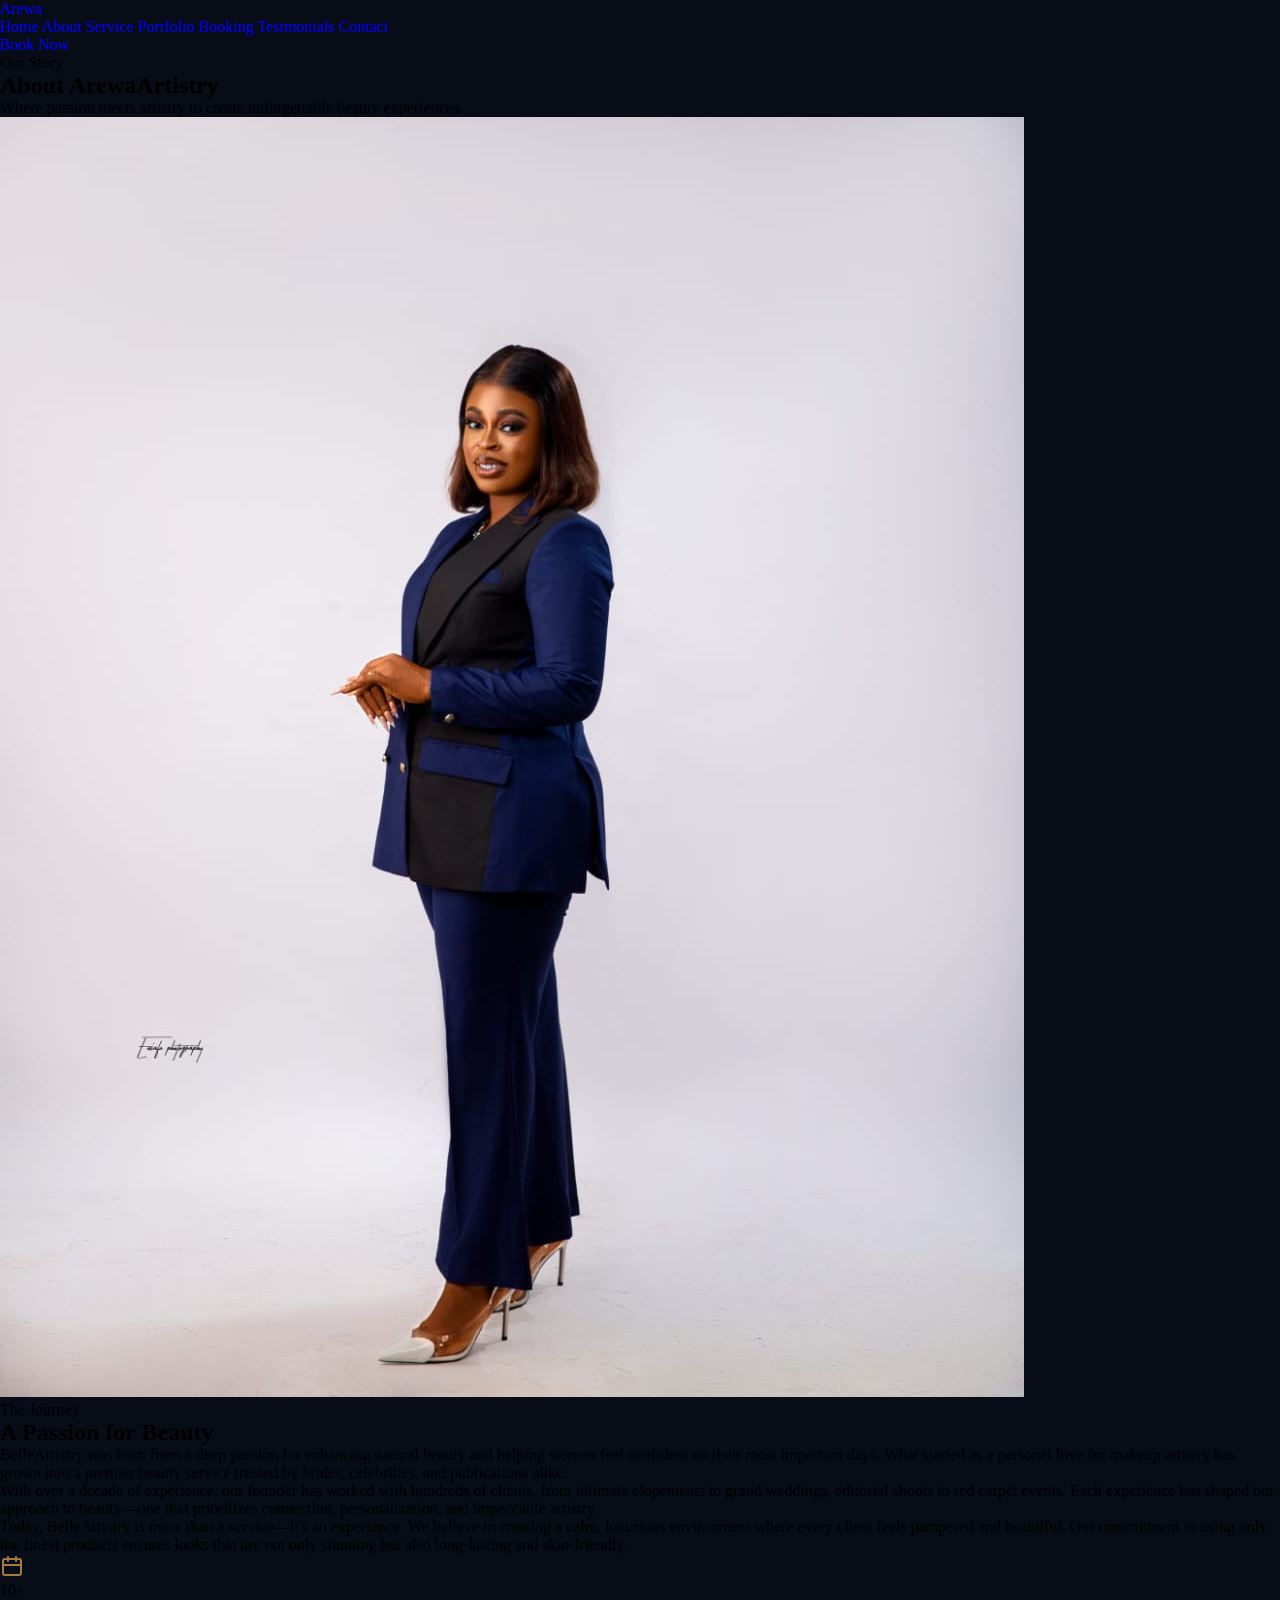
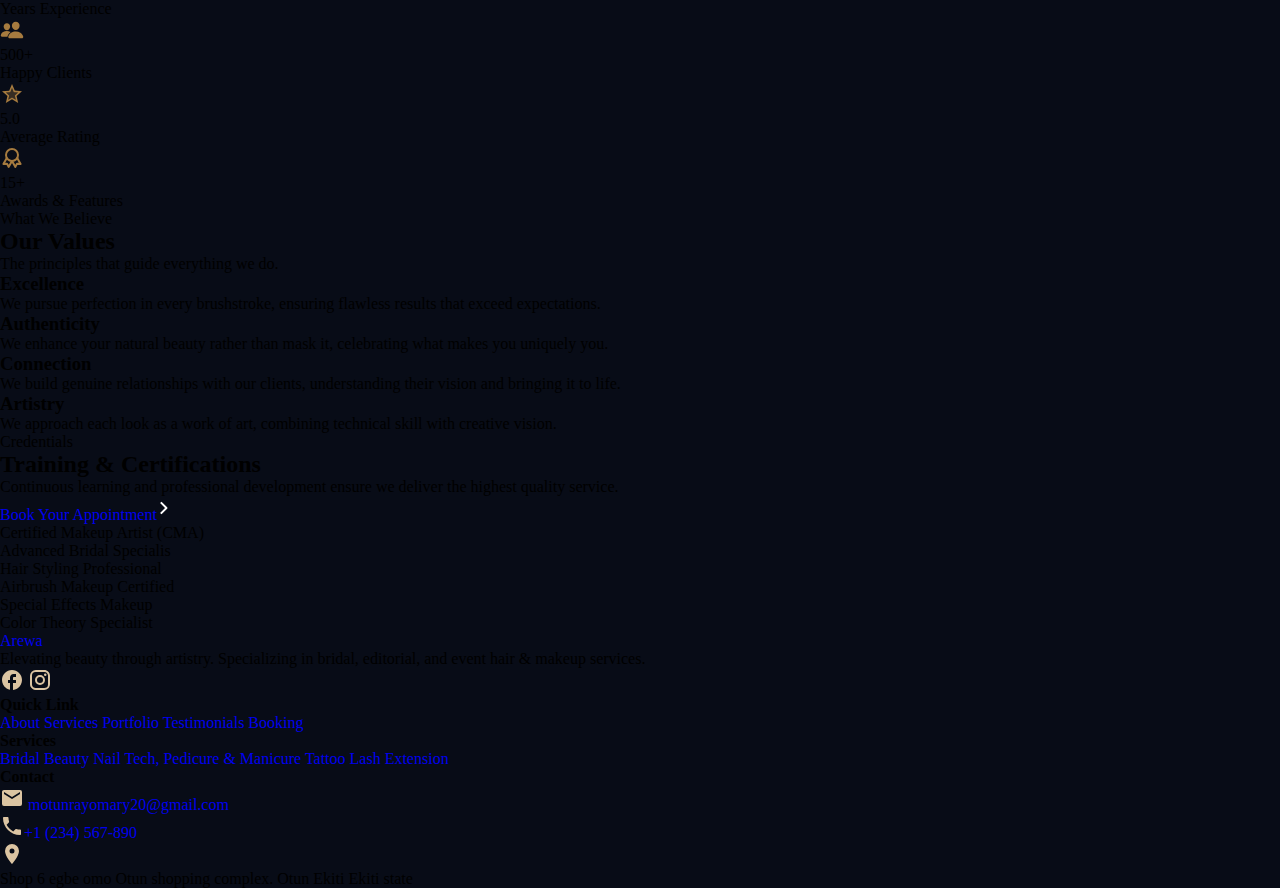
<file: About.html>
<!DOCTYPE html>
<html lang="en">
<head>
    <meta charset="UTF-8">
    <meta name="viewport" content="width=device-width, initial-scale=1.0">
    <title>Document</title>
    <link rel="stylesheet" href="style.css">
    <link rel="stylesheet" href="about.css">
         <link rel="preconnect" href="https://fonts.googleapis.com">
<link rel="preconnect" href="https://fonts.gstatic.com" crossorigin>
<link href="https://fonts.googleapis.com/css2?family=Poppins:wght@400;600&display=swap" rel="stylesheet">
<Title>ArewaArtistry</Title>
</head>
<body>
       <nav class="Header_section">
    <a href="index.html" class="font">Arewa</a> 
        <!-- <img src="" alt=""> -->
<div class="header_cxt"  id="navLinks">
<a href="index.html">Home</a>
<a href="About.html">About</a>
<a href="service.html">Service</a>
<a href="portfolio.html">Portfolio</a>
<a href="booking.html">Booking</a>
<a href="Testimonials.html">Testmonials</a>
<a href="contact.html">Contact</a>
</div>
<a href="booking.html" class="book_btn">Book Now</a>
 <div class="hamburger" id="hamburger">
    <span></span>
    <span></span>
    <span></span>
  </div>
    </nav>
    <!-- About Service -->
     <section class="bout_service_section">
        <div class="service_div">
     <p class="p_story">Our Story</p>
     <h2>About ArewaArtistry</h2>
     <p>Where passion meets artistry to create unforgettable beauty experiences.</p>
        </div>
     </section>
     <!-- About Heading -->
      <section class="bout_heading_section">
<div class="bout_heading_div">
    <img src="images/WhatsApp Image 2026-01-13 at 19.52.15.jpeg" alt="">
<div class="txt_heading">
<p class="p_journey">The Journey</p>
<h2>A Passion for Beauty</h2>
<div class="about_p_div">
<p>
    BelleArtistry was born from a deep passion for enhancing natural beauty and helping women feel confident on their most important days. What started as a personal love for makeup artistry has grown into a premier beauty service trusted by brides, celebrities, and publications alike.
</p>
<p>
    With over a decade of experience, our founder has worked with hundreds of clients, from intimate elopements to grand weddings, editorial shoots to red carpet events. Each experience has shaped our approach to beauty—one that prioritizes connection, personalization, and impeccable artistry.
</p>
<p>
    Today, BelleArtistry is more than a service—it's an experience. We believe in creating a calm, luxurious environment where every client feels pampered and beautiful. Our commitment to using only the finest products ensures looks that are not only stunning but also long-lasting and skin-friendly.
</p>
</div>
</div>
</div>
      </section>
      <!--  -->
      <section class="icon_exprience_section">
<div class="icon_grid">
    <!-- 1 -->
    <div class="text-centre">
<svg xmlns="http://www.w3.org/2000/svg" width="24" height="24" viewBox="0 0 24 24"><path fill="rgb(166, 123, 63)" d="M19 4h-2V3a1 1 0 0 0-2 0v1H9V3a1 1 0 0 0-2 0v1H5a3 3 0 0 0-3 3v12a3 3 0 0 0 3 3h14a3 3 0 0 0 3-3V7a3 3 0 0 0-3-3m1 15a1 1 0 0 1-1 1H5a1 1 0 0 1-1-1v-7h16Zm0-9H4V7a1 1 0 0 1 1-1h2v1a1 1 0 0 0 2 0V6h6v1a1 1 0 0 0 2 0V6h2a1 1 0 0 1 1 1Z"/></svg>
<p class="num">10+</p>
<p>Years Experience</p>
    </div>
    <!-- 2 -->
        <div class="text-centre">
<svg xmlns="http://www.w3.org/2000/svg" width="24" height="24" viewBox="0 0 512 512"><path fill="rgb(166, 123, 63)" d="M336 256c-20.56 0-40.44-9.18-56-25.84c-15.13-16.25-24.37-37.92-26-61c-1.74-24.62 5.77-47.26 21.14-63.76S312 80 336 80c23.83 0 45.38 9.06 60.7 25.52c15.47 16.62 23 39.22 21.26 63.63c-1.67 23.11-10.9 44.77-26 61C376.44 246.82 356.57 256 336 256m131.83 176H204.18a27.71 27.71 0 0 1-22-10.67a30.22 30.22 0 0 1-5.26-25.79c8.42-33.81 29.28-61.85 60.32-81.08C264.79 297.4 299.86 288 336 288c36.85 0 71 9 98.71 26.05c31.11 19.13 52 47.33 60.38 81.55a30.27 30.27 0 0 1-5.32 25.78A27.68 27.68 0 0 1 467.83 432M147 260c-35.19 0-66.13-32.72-69-72.93c-1.42-20.6 5-39.65 18-53.62c12.86-13.83 31-21.45 51-21.45s38 7.66 50.93 21.57c13.1 14.08 19.5 33.09 18 53.52c-2.87 40.2-33.8 72.91-68.93 72.91m65.66 31.45c-17.59-8.6-40.42-12.9-65.65-12.9c-29.46 0-58.07 7.68-80.57 21.62c-25.51 15.83-42.67 38.88-49.6 66.71a27.39 27.39 0 0 0 4.79 23.36A25.32 25.32 0 0 0 41.72 400h111a8 8 0 0 0 7.87-6.57c.11-.63.25-1.26.41-1.88c8.48-34.06 28.35-62.84 57.71-83.82a8 8 0 0 0-.63-13.39c-1.57-.92-3.37-1.89-5.42-2.89"/></svg>
<p class="num">500+</p>
<p>Happy Clients</p>
    </div>
    <!-- 3 -->
        <div class="text-centre">
<svg xmlns="http://www.w3.org/2000/svg" width="24" height="24" viewBox="0 0 24 24"><path fill="rgb(166, 123, 63)" d="m12 15.4l-3.76 2.27l1-4.28l-3.32-2.88l4.38-.38L12 6.1l1.71 4.04l4.38.38l-3.32 2.88l1 4.28z" opacity="0.3"/><path fill="rgb(166, 123, 63)" d="m22 9.24l-7.19-.62L12 2L9.19 8.63L2 9.24l5.46 4.73L5.82 21L12 17.27L18.18 21l-1.63-7.03zM12 15.4l-3.76 2.27l1-4.28l-3.32-2.88l4.38-.38L12 6.1l1.71 4.04l4.38.38l-3.32 2.88l1 4.28z"/></svg>
<p class="num">5.0</p>
<p>Average Rating</p>
    </div>
    <!-- 4 -->
        <div class="text-centre">
<svg xmlns="http://www.w3.org/2000/svg" width="24" height="24" viewBox="0 0 24 24"><g fill="none" stroke="rgb(166, 123, 63)" stroke-linecap="round" stroke-linejoin="round" stroke-width="2"><path d="M6 9a6 6 0 1 0 12 0A6 6 0 1 0 6 9"/><path d="m12 15l3.4 5.89l1.598-3.233l3.598.232l-3.4-5.889M6.802 12l-3.4 5.89L7 17.657l1.598 3.232l3.4-5.889"/></g></svg>
            <p class="num">15+</p>
            <p>Awards & Features</p>
    </div>
</div>
      </section>
      <!-- We Believe Section -->
       <section class="believe_section">
<div class="believe_txt_heading">
<div class="txt_heading">
     <p class="p_believe">What We Believe</p>
     <h2>Our Values</h2>
     <p>The principles that guide everything we do.</p>
</div>
</div>
<div class="believe_grid">
    <!--  -->
<div class="items">
    <h3>Excellence</h3>
    <p>We pursue perfection in every brushstroke, ensuring flawless results that exceed expectations.</p>
</div>
<!--  -->
<div class="items">
    <h3>Authenticity</h3>
    <p>We enhance your natural beauty rather than mask it, celebrating what makes you uniquely you.</p>
</div>
<!--  -->
<div class="items">
    <h3>Connection</h3>
    <p>We build genuine relationships with our clients, understanding their vision and bringing it to life.</p>
</div>
<!--  -->
<div class="items">
    <h3>Artistry</h3>
    <p>We approach each look as a work of art, combining technical skill with creative vision.</p>
</div>
</div>
       </section>
                <!-- Footer -->
         <footer class="footer">
            <div class="footer_heading_txt">
                <p class="p_story">Credentials</p>
                <h2>Training & Certifications</h2>
                <p>Continuous learning and professional development ensure we deliver the highest quality service.</p>
                 <a href="booking.html" class="book">Book Your Appointment<svg xmlns="http://www.w3.org/2000/svg" width="12" height="24" viewBox="0 0 12 24"><path fill="rgb(255, 255, 255)" fill-rule="evenodd" d="M10.157 12.711L4.5 18.368l-1.414-1.414l4.95-4.95l-4.95-4.95L4.5 5.64l5.657 5.657a1 1 0 0 1 0 1.414"/></svg></a>
            </div>
            <div class="certificate_proof_grid">
<div class="certi_item"><p>Certified Makeup Artist (CMA)</p></div>
<div class="certi_item"><p>Advanced Bridal Specialis</p></div>
<div class="certi_item"><p>Hair Styling Professional</p></div>
<div class="certi_item"><p>Airbrush Makeup Certified</p></div>
<div class="certi_item"><p>Special Effects Makeup</p></div>
<div class="certi_item"><p>Color Theory Specialist</p></div>
            </div>
            <div class="footer_links">
<div class="grid_link">
    <div class="logo_div_footer">
<a href="#" class="font_footer">Arewa</a> 
<p>Elevating beauty through artistry. Specializing in bridal, editorial, and event hair & makeup services.</p>
<div class="footer_icon">
    <a href="#"><svg xmlns="http://www.w3.org/2000/svg" width="24" height="24" viewBox="0 0 24 24"><path fill="rgb(219, 196, 162)" d="M22 12c0-5.52-4.48-10-10-10S2 6.48 2 12c0 4.84 3.44 8.87 8 9.8V15H8v-3h2V9.5C10 7.57 11.57 6 13.5 6H16v3h-2c-.55 0-1 .45-1 1v2h3v3h-3v6.95c5.05-.5 9-4.76 9-9.95"/></svg></a>
    <a href="#"><svg xmlns="http://www.w3.org/2000/svg" width="24" height="24" viewBox="0 0 24 24"><path fill="rgb(219, 196, 162)" d="M7.8 2h8.4C19.4 2 22 4.6 22 7.8v8.4a5.8 5.8 0 0 1-5.8 5.8H7.8C4.6 22 2 19.4 2 16.2V7.8A5.8 5.8 0 0 1 7.8 2m-.2 2A3.6 3.6 0 0 0 4 7.6v8.8C4 18.39 5.61 20 7.6 20h8.8a3.6 3.6 0 0 0 3.6-3.6V7.6C20 5.61 18.39 4 16.4 4zm9.65 1.5a1.25 1.25 0 0 1 1.25 1.25A1.25 1.25 0 0 1 17.25 8A1.25 1.25 0 0 1 16 6.75a1.25 1.25 0 0 1 1.25-1.25M12 7a5 5 0 0 1 5 5a5 5 0 0 1-5 5a5 5 0 0 1-5-5a5 5 0 0 1 5-5m0 2a3 3 0 0 0-3 3a3 3 0 0 0 3 3a3 3 0 0 0 3-3a3 3 0 0 0-3-3"/></svg></a>
</div>
    </div>
    <!-- Quick Link -->
    <div class="general_footer">
        <h4>Quick Link</h4>
        <a href="About.html">About</a>
        <a href="service.html">Services</a>
        <a href="portfolio.html">Portfolio</a>
        <a href="Testimonials.html">Testimonials</a>
        <a href="booking.html">Booking</a>
    </div>
    <!-- Service -->
      <div class="general_footer">
        <h4>Services</h4>
        <a href="#">Bridal Beauty</a>
        <a href="#">Nail Tech, Pedicure & Manicure</a>
        <a href="#">Tattoo</a>
        <a href="#">Lash Extension</a>
    </div>
    <!-- Contact -->
     <div class="general_footer">
    <h4>Contact</h4>
    <ul>
        <li><svg xmlns="http://www.w3.org/2000/svg" width="24" height="24" viewBox="0 0 24 24"><path fill="rgb(219, 196, 162)" d="m20 8l-8 5l-8-5V6l8 5l8-5m0-2H4c-1.11 0-2 .89-2 2v12a2 2 0 0 0 2 2h16a2 2 0 0 0 2-2V6a2 2 0 0 0-2-2"/></svg> <a href="#">motunrayomary20@gmail.com</a></li>
        <li><svg xmlns="http://www.w3.org/2000/svg" width="24" height="24" viewBox="0 0 24 24"><path fill="rgb(219, 196, 162)" d="M6.62 10.79c1.44 2.83 3.76 5.14 6.59 6.59l2.2-2.2c.27-.27.67-.36 1.02-.24c1.12.37 2.33.57 3.57.57c.55 0 1 .45 1 1V20c0 .55-.45 1-1 1c-9.39 0-17-7.61-17-17c0-.55.45-1 1-1h3.5c.55 0 1 .45 1 1c0 1.25.2 2.45.57 3.57c.11.35.03.74-.25 1.02z"/></svg><a href="#">+1 (234) 567-890</a></li>
        <li><svg xmlns="http://www.w3.org/2000/svg" width="24" height="24" viewBox="0 0 24 24"><path fill="rgb(219, 196, 162)" d="M12 11.5A2.5 2.5 0 0 1 9.5 9A2.5 2.5 0 0 1 12 6.5A2.5 2.5 0 0 1 14.5 9a2.5 2.5 0 0 1-2.5 2.5M12 2a7 7 0 0 0-7 7c0 5.25 7 13 7 13s7-7.75 7-13a7 7 0 0 0-7-7"/></svg><p class="la">Shop 6 egbe omo Otun shopping complex. Otun Ekiti Ekiti state</p></li>
    </ul>
     </div>
</div>
            </div>
         </footer>
    <script src="index.js"></script>
</body>
</html>
</file>
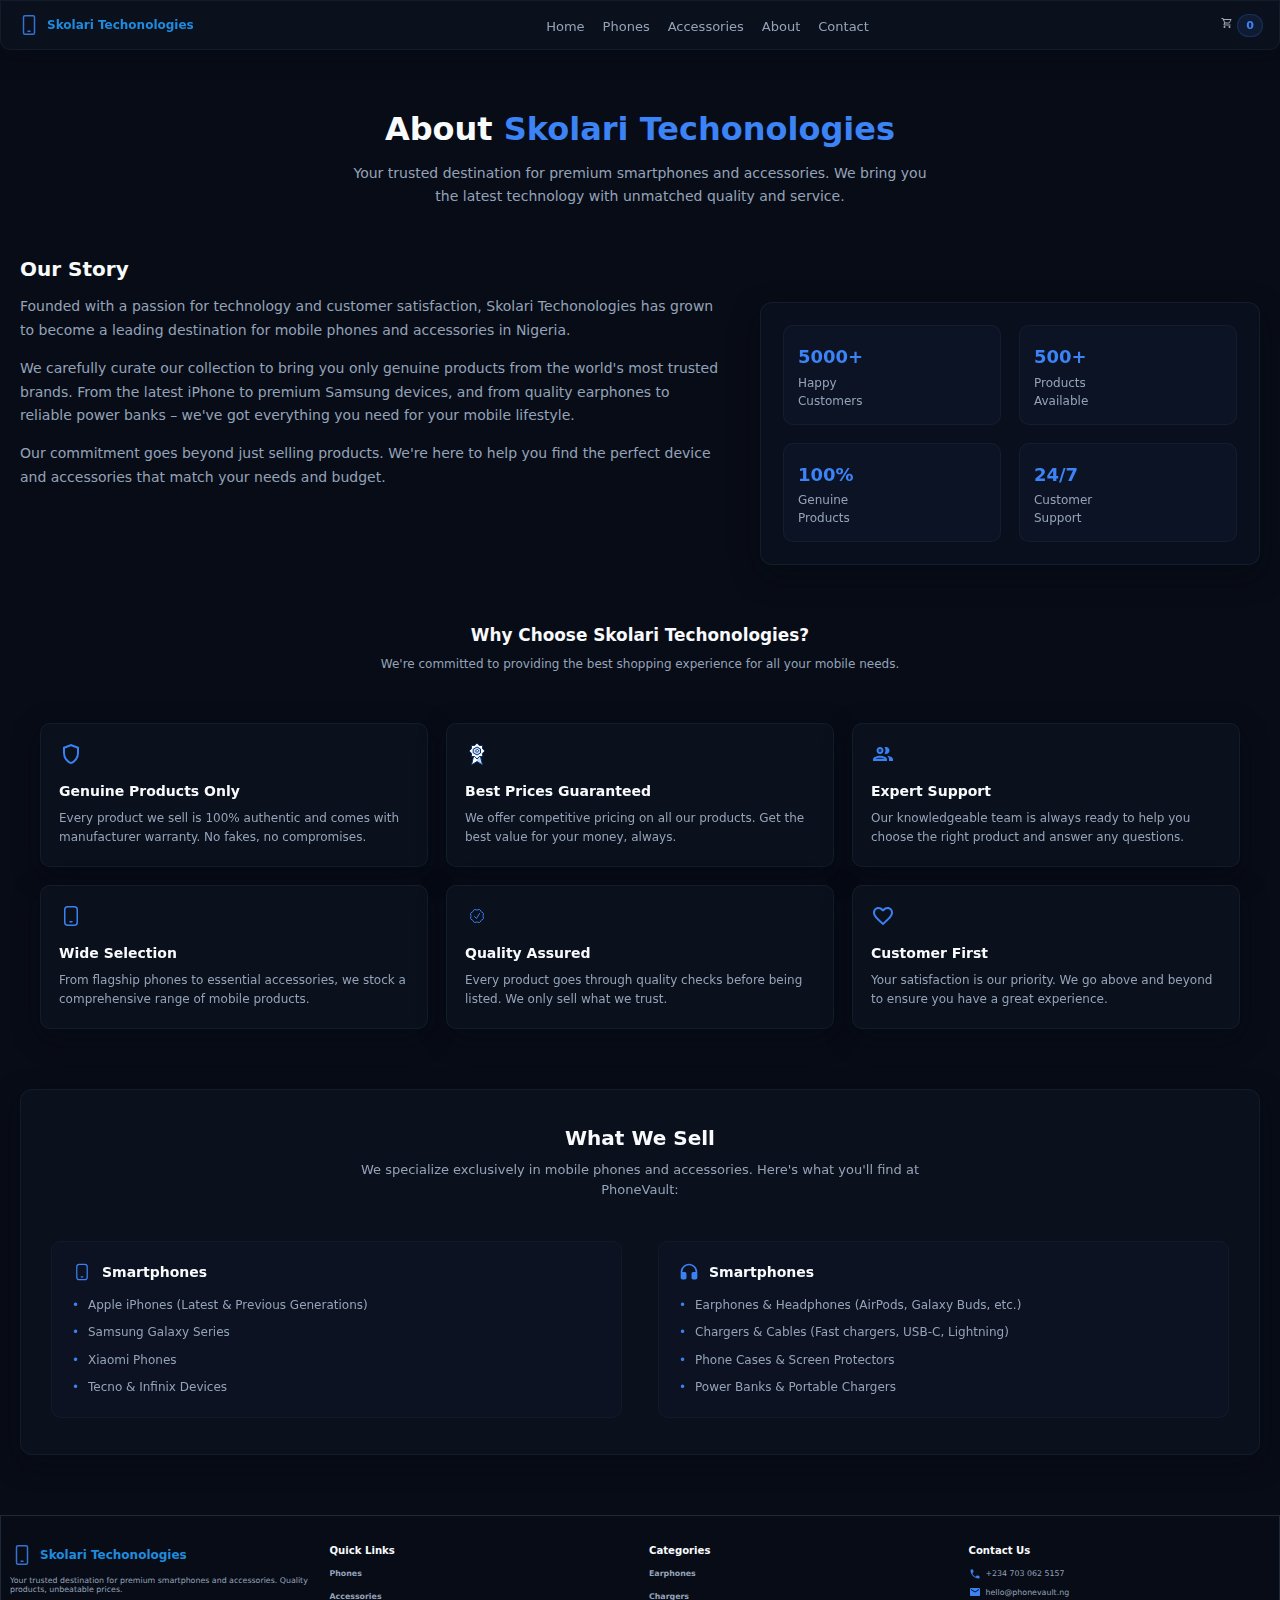
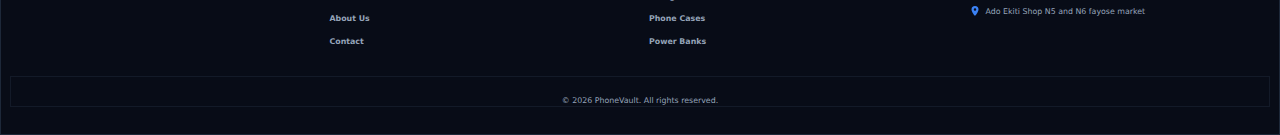
<file: about.html>
<!DOCTYPE html>
<html lang="en">
<head>
    <meta charset="UTF-8">
    <meta name="viewport" content="width=device-width, initial-scale=1.0">
    <title>Document</title>
    <link rel="stylesheet" href="style.css">
    <link rel="stylesheet" href="about.css">
</head>
<body>
     <nav class="nav">
        <div class="container">
            <div class="container_flex">
                <a href="index.html" class="nav_icon_txt" aria-label="Homepage">
                    <svg xmlns="http://www.w3.org/2000/svg" width="24" height="24" viewBox="0 0 24 24">
                        <path fill="rgb(53, 114, 212)" d="M11 17.5a.75.75 0 0 0 0 1.5h2a.75.75 0 0 0 0-1.5z"/>
                        <path fill="rgb(53, 114, 212)" fill-rule="evenodd" d="M8 2a2.25 2.25 0 0 0-2.25 2.25v15.5A2.25 2.25 0 0 0 8 22h8a2.25 2.25 0 0 0 2.25-2.25V4.25A2.25 2.25 0 0 0 16 2zm-.75 2.25A.75.75 0 0 1 8 3.5h8a.75.75 0 0 1 .75.75v15.5a.75.75 0 0 1-.75.75H8a.75.75 0 0 1-.75-.75z" clip-rule="evenodd"/>
                    </svg>
                    <span>Skolari Techonologies</span>
                </a>

                <ul class="header_context">
                    <li><a href="index.html">Home</a></li>
                    <li><a href="phone.html">Phones</a></li>
                    <li><a href="accessories.html">Accessories</a></li>
                    <li><a href="about.html">About</a></li>
                    <li><a href="contact.html">Contact</a></li>
                </ul>

                <div class="nav_actions">
                    <a href="cart.html" aria-label="Cart">
                        <svg xmlns="http://www.w3.org/2000/svg" width="12" height="12" viewBox="0 0 24 24">
                            <path fill="rgb(168, 172, 181)" d="M17 18a2 2 0 0 1 2 2a2 2 0 0 1-2 2a2 2 0 0 1-2-2c0-1.11.89-2 2-2M1 2h3.27l.94 2H20a1 1 0 0 1 1 1c0 .17-.05.34-.12.5l-3.58 6.47c-.34.61-1 1.03-1.75 1.03H8.1l-.9 1.63l-.03.12a.25.25 0 0 0 .25.25H19v2H7a2 2 0 0 1-2-2c0-.35.09-.68.24-.96l1.36-2.45L3 4H1zm6 16a2 2 0 0 1 2 2a2 2 0 0 1-2 2a2 2 0 0 1-2-2c0-1.11.89-2 2-2m9-7l2.78-5H6.14l2.36 5z"/>
                        </svg>
                        <span class="badge" id="cart-count">0</span>
                    </a>

                    <button class="hamburger" aria-label="Menu">
                        <span></span>
                        <span></span>
                        <span></span>
                    </button>
                </div>
            </div>
        </div>
    </nav>
<div class="container_abt">
<section class="abt_heading">
    <h1>About <span>Skolari Techonologies</span></h1>
    <p>Your trusted destination for premium smartphones and accessories. We bring you the latest technology with unmatched quality and service.</p>
</section>
<section class="story">
    <div class="grid_story">
        <h2>Our Story</h2>
        <p>Founded with a passion for technology and customer satisfaction, Skolari Techonologies has grown to become a leading destination for mobile phones and accessories in Nigeria.</p>
        <p>We carefully curate our collection to bring you only genuine products from the world's most trusted brands. From the latest iPhone to premium Samsung devices, and from quality earphones to reliable power banks – we've got everything you need for your mobile lifestyle.</p>
        <p>Our commitment goes beyond just selling products. We're here to help you find the perfect device and accessories that match your needs and budget.</p>
    </div>
    <div class="support_container">
        <div class="grid_support_container">
            <div class="support_grid">
               <div class="support_grid_txt">
                 <p class="big_p">5000+</p>
                <p>Happy Customers</p>
               </div>
            </div>
            <!--  -->
                        <div class="support_grid">
                            <div class="support_grid_txt">
                <p class="big_p">500+</p>
                <p>Products Available</p>
                            </div>
            </div>
            <!--  -->
                        <div class="support_grid">
                            <div class="support_grid_txt">
                                <p class="big_p">100%</p>
                <p>Genuine Products</p>
                            </div>
            </div>
            <!--  -->
                        <div class="support_grid">
                            <div class="support_grid_txt">
                <p class="big_p">24/7</p>
                <p>Customer Support</p>
                            </div>
            </div>
        </div>
    </div>
</section>
<section class="committed_section">
<div class="committed_heading_txt">
    <h1>Why Choose Skolari Techonologies?</h1>
    <p>We're committed to providing the best shopping experience for all your mobile needs.</p>
</div>
<div class="committed_div_grid">
    <div class="committed_items">
<svg xmlns="http://www.w3.org/2000/svg" width="24" height="24" viewBox="0 0 24 24"><path fill="rgb(58, 129, 242)" d="M12 22q-3.475-.875-5.738-3.988T4 11.1V5l8-3l8 3v6.1q0 3.8-2.262 6.913T12 22m0-2.1q2.6-.825 4.3-3.3t1.7-5.5V6.375l-6-2.25l-6 2.25V11.1q0 3.025 1.7 5.5t4.3 3.3m0-7.9"/></svg>
<h3>Genuine Products Only</h3>
<p>Every product we sell is 100% authentic and comes with manufacturer warranty. No fakes, no compromises.</p>
    </div>
    <!--  -->
        <div class="committed_items">
       <svg xmlns="http://www.w3.org/2000/svg" width="24" height="24" viewBox="0 0 24 24"><g fill="none"><path fill="#fff" d="M17.5 6.722V3.5h-3.222L12 1L9.722 3.5H6.5v3.222L4 9l2.5 2.278V14.5h2l-2 8.5l5.5-3.5l5.5 3.5l-2-8.5h2v-3.222L20 9z"/><path fill="#bbd8ff" d="M12 5L8.5 7v4l3.5 2l3.5-2V7zm0 5.5L10.5 9L12 7.5L13.5 9zm2.278 4L12 17v2.5l5.5 3.5l-2-8.5z"/><path stroke="#092f63" stroke-linecap="round" stroke-linejoin="round" d="m8.5 14.5l-2 8.5l5.5-3.5l5.5 3.5l-2-8.5" stroke-width="1"/><path stroke="#092f63" stroke-linecap="round" stroke-linejoin="round" d="M17.5 11.278L20 9l-2.5-2.278V3.5h-3.222L12 1L9.722 3.5H6.5v3.222L4 9l2.5 2.278V14.5h3.222L12 17l2.278-2.5H17.5z" stroke-width="1"/><path stroke="#092f63" stroke-linecap="round" stroke-linejoin="round" d="M8.5 7L12 5l3.5 2v4L12 13l-3.5-2z" stroke-width="1"/><path stroke="#092f63" stroke-linecap="round" stroke-linejoin="round" d="M12 7.5L10.5 9l1.5 1.5L13.5 9z" stroke-width="1"/></g></svg>
       <h3>Best Prices Guaranteed</h3> 
       <p>We offer competitive pricing on all our products. Get the best value for your money, always.</p>
    </div>
    <!--  -->
        <div class="committed_items">
        <svg xmlns="http://www.w3.org/2000/svg" width="24" height="24" viewBox="0 0 24 24"><circle cx="9" cy="8.5" r="1.5" fill="rgb(58, 129, 242)" opacity="0.3"/><path fill="rgb(58, 129, 242)" d="M4.34 17h9.32c-.84-.58-2.87-1.25-4.66-1.25s-3.82.67-4.66 1.25" opacity="0.3"/><path fill="rgb(58, 129, 242)" d="M9 12c1.93 0 3.5-1.57 3.5-3.5S10.93 5 9 5S5.5 6.57 5.5 8.5S7.07 12 9 12m0-5c.83 0 1.5.67 1.5 1.5S9.83 10 9 10s-1.5-.67-1.5-1.5S8.17 7 9 7m0 6.75c-2.34 0-7 1.17-7 3.5V19h14v-1.75c0-2.33-4.66-3.5-7-3.5M4.34 17c.84-.58 2.87-1.25 4.66-1.25s3.82.67 4.66 1.25zm11.7-3.19c1.16.84 1.96 1.96 1.96 3.44V19h4v-1.75c0-2.02-3.5-3.17-5.96-3.44M15 12c1.93 0 3.5-1.57 3.5-3.5S16.93 5 15 5c-.54 0-1.04.13-1.5.35c.63.89 1 1.98 1 3.15s-.37 2.26-1 3.15c.46.22.96.35 1.5.35"/></svg>
        <h3>Expert Support</h3>
        <p>Our knowledgeable team is always ready to help you choose the right product and answer any questions.</p>
    </div>
    <!--  -->
        <div class="committed_items">
        <svg xmlns="http://www.w3.org/2000/svg" width="24" height="24" viewBox="0 0 24 24"><g fill="none" stroke="rgb(58, 129, 242)" stroke-linecap="round" stroke-linejoin="round" stroke-width="1.5"><rect width="12.5" height="18.5" x="5.75" y="2.75" rx="3"/><path d="M11 17.75h2"/></g></svg>
        <h3>Wide Selection</h3>
        <p>From flagship phones to essential accessories, we stock a comprehensive range of mobile products.</p>
    </div>
    <!--  -->
        <div class="committed_items">
        <svg xmlns="http://www.w3.org/2000/svg" width="24" height="24" viewBox="0 0 24 24"><g fill="none" stroke="rgb(58, 129, 242)" stroke-width="1"><path d="M14.049 5.54a1 1 0 0 1 1.071.443l.994 1.587a1 1 0 0 0 .316.316l1.587.994a1 1 0 0 1 .444 1.072l-.42 1.824a1 1 0 0 0 0 .448l.42 1.825a1 1 0 0 1-.444 1.07l-1.587.995a1 1 0 0 0-.316.316l-.994 1.587a1 1 0 0 1-1.071.444l-1.825-.42a1 1 0 0 0-.447 0l-1.825.42a1 1 0 0 1-1.071-.444l-.994-1.587a1 1 0 0 0-.317-.316l-1.586-.994a1 1 0 0 1-.444-1.071l.419-1.825a1 1 0 0 0 0-.448l-.42-1.824a1 1 0 0 1 .445-1.072l1.586-.994a1 1 0 0 0 .317-.316l.994-1.587a1 1 0 0 1 1.07-.443l1.826.419a1 1 0 0 0 .447 0z"/><path stroke-linecap="round" stroke-linejoin="round" d="m9.515 12.536l2.035 1.949l2.935-4.97"/></g></svg>
        <h3>Quality Assured</h3>
        <p>Every product goes through quality checks before being listed. We only sell what we trust.</p>
    </div>
    <!--  -->
        <div class="committed_items">
        <svg xmlns="http://www.w3.org/2000/svg" width="24" height="24" viewBox="0 0 24 24"><path fill="rgb(58, 129, 242)" d="m12.1 18.55l-.1.1l-.11-.1C7.14 14.24 4 11.39 4 8.5C4 6.5 5.5 5 7.5 5c1.54 0 3.04 1 3.57 2.36h1.86C13.46 6 14.96 5 16.5 5c2 0 3.5 1.5 3.5 3.5c0 2.89-3.14 5.74-7.9 10.05M16.5 3c-1.74 0-3.41.81-4.5 2.08C10.91 3.81 9.24 3 7.5 3C4.42 3 2 5.41 2 8.5c0 3.77 3.4 6.86 8.55 11.53L12 21.35l1.45-1.32C18.6 15.36 22 12.27 22 8.5C22 5.41 19.58 3 16.5 3"/></svg>
        <h3>Customer First</h3>
        <p>Your satisfaction is our priority. We go above and beyond to ensure you have a great experience.</p>
    </div>
</div>
</section>
<section class="sell_list_section">
<div class="sell_heading_txt">
    <h2>What We Sell</h2>
    <p>We specialize exclusively in mobile phones and accessories. Here's what you'll find at
        <br>
         PhoneVault:</p>
</div>
<div class="sell_list_grid">
    <div class="space_list">
 <h3><svg xmlns="http://www.w3.org/2000/svg" width="24" height="24" viewBox="0 0 24 24"><g fill="none" stroke="rgb(58, 129, 242)" stroke-linecap="round" stroke-linejoin="round" stroke-width="1.5"><rect width="12.5" height="18.5" x="5.75" y="2.75" rx="3"/><path d="M11 17.75h2"/></g></svg> Smartphones </h3>
   <ul>
        <li>Apple iPhones (Latest & Previous Generations)</li>
        <li>Samsung Galaxy Series</li>
        <li>Xiaomi Phones</li>
        <li>Tecno & Infinix Devices</li>
    </ul>
</div>
    <div class="space_list">
 <h3><svg xmlns="http://www.w3.org/2000/svg" width="24" height="24" viewBox="0 0 24 24"><path fill="rgb(58, 129, 242)" d="M4 12h3a2 2 0 0 1 2 2v5a2 2 0 0 1-2 2H4a2 2 0 0 1-2-2v-7C2 6.477 6.477 2 12 2s10 4.477 10 10v7a2 2 0 0 1-2 2h-3a2 2 0 0 1-2-2v-5a2 2 0 0 1 2-2h3a8 8 0 1 0-16 0"/></svg> Smartphones </h3>
   <ul>
        <li>Earphones & Headphones (AirPods, Galaxy Buds, etc.)</li>
        <li>Chargers & Cables (Fast chargers, USB-C, Lightning)</li>
        <li>Phone Cases & Screen Protectors</li>
        <li>Power Banks & Portable Chargers</li>
    </ul>
</div>
</div>
</section>
</div>
<!-- Footer -->
    <div class="footer_container">
        <div class="grid_footer_container">
            <div class="footer_logo_txt">
                <a href="index.html" class="nav_icon_txt" aria-label="Homepage">
                    <svg xmlns="http://www.w3.org/2000/svg" width="24" height="24" viewBox="0 0 24 24">
                        <path fill="rgb(53, 114, 212)" d="M11 17.5a.75.75 0 0 0 0 1.5h2a.75.75 0 0 0 0-1.5z"/>
                        <path fill="rgb(53, 114, 212)" fill-rule="evenodd" d="M8 2a2.25 2.25 0 0 0-2.25 2.25v15.5A2.25 2.25 0 0 0 8 22h8a2.25 2.25 0 0 0 2.25-2.25V4.25A2.25 2.25 0 0 0 16 2zm-.75 2.25A.75.75 0 0 1 8 3.5h8a.75.75 0 0 1 .75.75v15.5a.75.75 0 0 1-.75.75H8a.75.75 0 0 1-.75-.75z" clip-rule="evenodd"/>
                    </svg>
                    <span>Skolari Techonologies</span>
                </a>
                <p>Your trusted destination for premium smartphones and accessories. Quality products, unbeatable prices.</p>
            </div>
            <div class="footer_link">
                <h4>Quick Links</h4>
                <ul class="footer_ul_link">
  <li><a href="phone.html">Phones</a></li>
    <li><a href="accessories.html">Accessories</a></li>
    <li><a href="about.html">About Us</a></li>
    <li><a href="contact.html">Contact</a></li>
                </ul>
            </div>
            <div class="footer_link">
                <h4>Categories</h4>
                <ul class="footer_ul_link">
                    <li><a href="accessories.html?brand=Earphones-Headphones">Earphones</a></li>
                    <li><a href="accessories.html?brand=chargers-cables">Chargers</a></li>
                    <li><a href="accessories.html?brand=phone-cases">Phone Cases</a></li>
                    <li><a href="accessories.html?brand=power-banks">Power Banks</a></li>
                </ul>
            </div>
<div class="footer_contact">
<h4>Contact Us</h4>
<ul class="contact_footer">
    <li class="flex_icon_txt">
        <svg xmlns="http://www.w3.org/2000/svg" width="12" height="12" viewBox="0 0 24 24"><path fill="rgb(59, 130, 245)" d="M6.62 10.79c1.44 2.83 3.76 5.14 6.59 6.59l2.2-2.2c.27-.27.67-.36 1.02-.24c1.12.37 2.33.57 3.57.57c.55 0 1 .45 1 1V20c0 .55-.45 1-1 1c-9.39 0-17-7.61-17-17c0-.55.45-1 1-1h3.5c.55 0 1 .45 1 1c0 1.25.2 2.45.57 3.57c.11.35.03.74-.25 1.02z"/></svg>
        <span>+234 703 062 5157</span>
    </li>
    <li class="flex_icon_txt">
        <svg xmlns="http://www.w3.org/2000/svg" width="12" height="12" viewBox="0 0 24 24"><path fill="rgb(59, 130, 245)" d="M4 20q-.825 0-1.412-.587T2 18V6q0-.825.588-1.412T4 4h16q.825 0 1.413.588T22 6v12q0 .825-.587 1.413T20 20zm8-7l8-5V6l-8 5l-8-5v2z"/></svg>
        <span>hello@phonevault.ng</span>
    </li>
    <li class="flex_icon_txt">
        <svg xmlns="http://www.w3.org/2000/svg" width="12" height="12" viewBox="0 0 24 24"><path fill="rgb(59, 130, 245)" d="M12 11.5A2.5 2.5 0 0 1 9.5 9A2.5 2.5 0 0 1 12 6.5A2.5 2.5 0 0 1 14.5 9a2.5 2.5 0 0 1-2.5 2.5M12 2a7 7 0 0 0-7 7c0 5.25 7 13 7 13s7-7.75 7-13a7 7 0 0 0-7-7"/></svg>
        <span>Ado Ekiti Shop N5 and N6 fayose market</span>
    </li>
</ul>
            </div>
        </div>
        <div class="border_line">
            <p class="reserved_txt">© 2026 PhoneVault. All rights reserved.</p>
        </div>
    </div>
<script src="cart.js"></script>
<script src="index.js"></script>
</body>
</html>
</file>
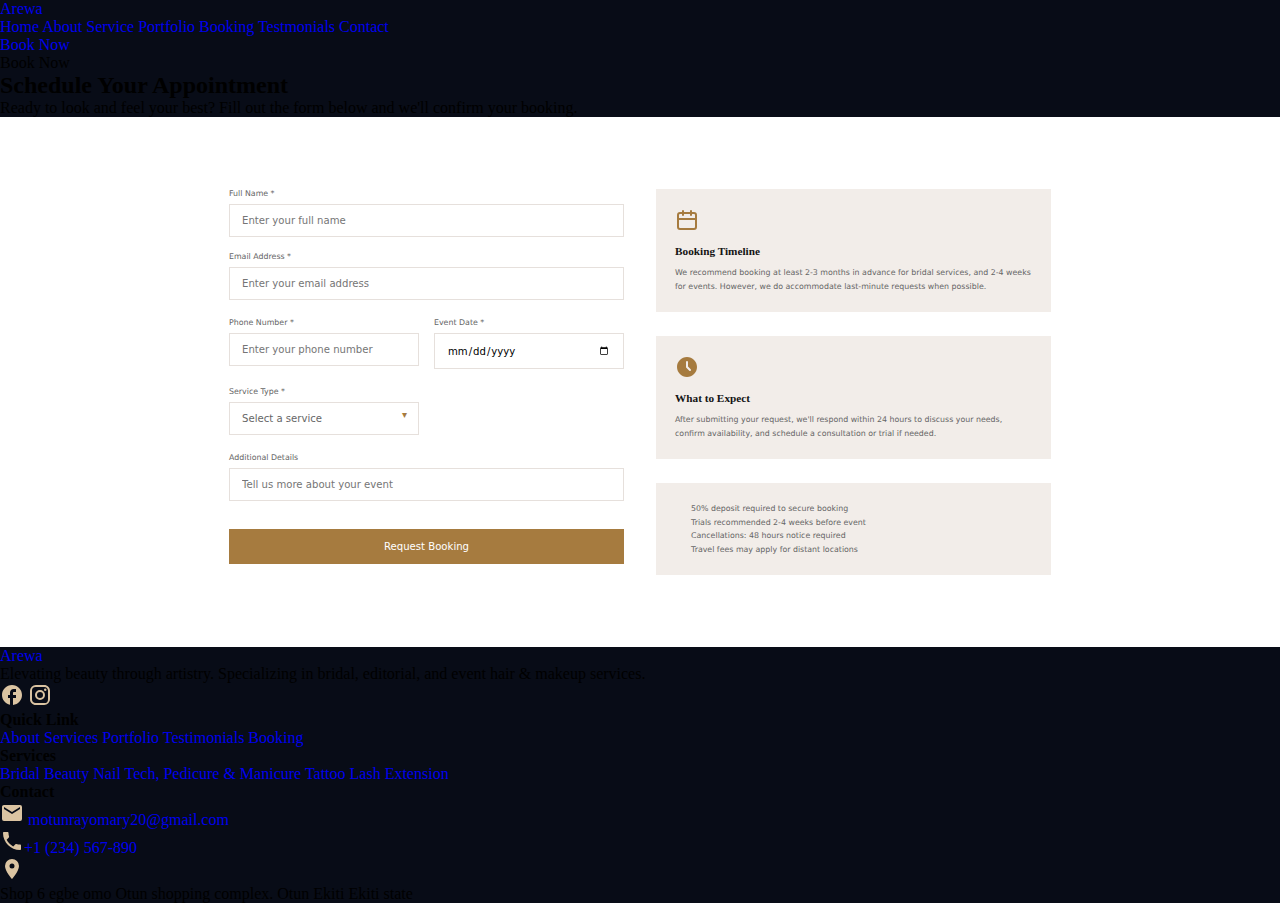
<file: booking.html>
<!DOCTYPE html>
<html lang="en">
<head>
    <meta charset="UTF-8">
    <meta name="viewport" content="width=device-width, initial-scale=1.0">
    <title>Document</title>
    <link rel="stylesheet" href="about.css">
    <link rel="stylesheet" href="service.css">
    <link rel="stylesheet" href="style.css">
    <link rel="stylesheet" href="booking.css">
         <link rel="preconnect" href="https://fonts.googleapis.com">
<link rel="preconnect" href="https://fonts.gstatic.com" crossorigin>
<link href="https://fonts.googleapis.com/css2?family=Poppins:wght@400;600&display=swap" rel="stylesheet">
<Title>ArewaArtistry</Title>
</head>
<body>
    <nav class="Header_section">
    <a href="index.html" class="font">Arewa</a> 
        <!-- <img src="" alt=""> -->
<div class="header_cxt"  id="navLinks">
<a href="index.html">Home</a>
<a href="About.html">About</a>
<a href="service.html">Service</a>
<a href="portfolio.html">Portfolio</a>
<a href="booking.html">Booking</a>
<a href="Testimonials.html">Testmonials</a>
<a href="contact.html">Contact</a>
</div>
<a href="booking.html" class="book_btn">Book Now</a>
 <div class="hamburger" id="hamburger">
    <span></span>
    <span></span>
    <span></span>
  </div>
    </nav>
    <!-- Booking Heading Section -->
      <section class="bout_service_section">
        <div class="service_div">
     <p class="p_story">Book Now</p>
     <h2>Schedule Your Appointment</h2>
     <p>Ready to look and feel your best? Fill out the form below and we'll confirm your booking.</p>
        </div>
     </section>
     <!-- Form Booking Section -->
      <section class="form_booking_section">
        <div class="form_booking_div">
            <div class="form_booking_grid">
<form  action="https://formspree.io/f/xjggezyp" method="POST" class="form_request">
  <div class="input_text">
    <div>
      <label>Full Name *</label>
      <input type="text" name="full_name" placeholder="Enter your full name" required>
    </div>
    <div>
      <label>Email Address *</label>
      <input type="email" name="email" placeholder="Enter your email address" required>
    </div>
  </div>

  <div class="input_text">
    <div>
      <label>Phone Number *</label>
      <input type="tel" name="phone" placeholder="Enter your phone number" required>
    </div>
    <div>
      <label>Event Date *</label>
      <input type="date" name="event_date" required>
    </div>
  </div>

  <div class="input_text service_type">
    <div>
      <label>Service Type *</label>
      <select name="service_type" required>
        <option value="">Select a service</option>
        <option>Bridal Hair & Makeup</option>
        <option>Event Hair Styling</option>
        <option>Makeup Application</option>
        <option>Lash Extensions</option>
        <option>Nail Tech (Manicure & Pedicure)</option>
        <option>Tattoo</option>
      </select>
    </div>
  </div>

  <div class="input_text">
    <div>
      <label>Additional Details</label>
      <input type="text" name="additional_details" placeholder="Tell us more about your event">
    </div>
  </div>

  <button>Request Booking</button>
  <input type="hidden" name="_redirect" value="thank-you.html">
</form>

            <!-- Booking Timeline,What to Expect&Policies -->
             <div class="form_policy_inner_div">
<div class="policy">
    <svg xmlns="http://www.w3.org/2000/svg" width="24" height="24" viewBox="0 0 24 24"><path fill="rgb(166, 123, 63)" d="M19 4h-2V3a1 1 0 0 0-2 0v1H9V3a1 1 0 0 0-2 0v1H5a3 3 0 0 0-3 3v12a3 3 0 0 0 3 3h14a3 3 0 0 0 3-3V7a3 3 0 0 0-3-3m1 15a1 1 0 0 1-1 1H5a1 1 0 0 1-1-1v-7h16Zm0-9H4V7a1 1 0 0 1 1-1h2v1a1 1 0 0 0 2 0V6h6v1a1 1 0 0 0 2 0V6h2a1 1 0 0 1 1 1Z"/></svg>
    <h3>Booking Timeline</h3>
    <p>We recommend booking at least 2-3 months in advance for bridal services, and 2-4 weeks for events. However, we do accommodate last-minute requests when possible.</p>
</div>
<!-- what to expect -->
 <div class="policy">
<svg xmlns="http://www.w3.org/2000/svg" width="24" height="24" viewBox="0 0 24 24"><g fill="none"><path d="m12.593 23.258l-.011.002l-.071.035l-.02.004l-.014-.004l-.071-.035q-.016-.005-.024.005l-.004.01l-.017.428l.005.02l.01.013l.104.074l.015.004l.012-.004l.104-.074l.012-.016l.004-.017l-.017-.427q-.004-.016-.017-.018m.265-.113l-.013.002l-.185.093l-.01.01l-.003.011l.018.43l.005.012l.008.007l.201.093q.019.005.029-.008l.004-.014l-.034-.614q-.005-.018-.02-.022m-.715.002a.02.02 0 0 0-.027.006l-.006.014l-.034.614q.001.018.017.024l.015-.002l.201-.093l.01-.008l.004-.011l.017-.43l-.003-.012l-.01-.01z"/><path fill="rgb(166, 123, 63)" d="M12 2c5.523 0 10 4.477 10 10s-4.477 10-10 10S2 17.523 2 12S6.477 2 12 2m0 4a1 1 0 0 0-1 1v5a1 1 0 0 0 .293.707l3 3a1 1 0 0 0 1.414-1.414L13 11.586V7a1 1 0 0 0-1-1"/></g></svg>    <h3>What to Expect</h3>
    <p>After submitting your request, we'll respond within 24 hours to discuss your needs, confirm availability, and schedule a consultation or trial if needed.</p>
             </div>
<!-- Policy -->
 <div class="policy">
<ul>
    <li> 50% deposit required to secure booking</li>
    <li> Trials recommended 2-4 weeks before event</li>
    <li> Cancellations: 48 hours notice required</li>
    <li> Travel fees may apply for distant locations</li>
</ul>
</div>
            </div>
        </div>
      </section>
      <!-- Footer -->
         <footer class="footer">
            <!-- <div class="footer_heading_txt">
                <h2>Ready to Feel Beautiful?</h2>
                <p>Let's create something beautiful together. Book your consultation today and discover the BelleArtistry difference.</p>
                 <a href="#" class="book">Book Your Appointment<svg xmlns="http://www.w3.org/2000/svg" width="12" height="24" viewBox="0 0 12 24"><path fill="rgb(255, 255, 255)" fill-rule="evenodd" d="M10.157 12.711L4.5 18.368l-1.414-1.414l4.95-4.95l-4.95-4.95L4.5 5.64l5.657 5.657a1 1 0 0 1 0 1.414"/></svg></a>
            </div> -->
            <div class="footer_links">
<div class="grid_link">
    <div class="logo_div_footer">
<a href="#" class="font_footer">Arewa</a> 
<p>Elevating beauty through artistry. Specializing in bridal, editorial, and event hair & makeup services.</p>
<div class="footer_icon">
    <a href="#"><svg xmlns="http://www.w3.org/2000/svg" width="24" height="24" viewBox="0 0 24 24"><path fill="rgb(219, 196, 162)" d="M22 12c0-5.52-4.48-10-10-10S2 6.48 2 12c0 4.84 3.44 8.87 8 9.8V15H8v-3h2V9.5C10 7.57 11.57 6 13.5 6H16v3h-2c-.55 0-1 .45-1 1v2h3v3h-3v6.95c5.05-.5 9-4.76 9-9.95"/></svg></a>
    <a href="#"><svg xmlns="http://www.w3.org/2000/svg" width="24" height="24" viewBox="0 0 24 24"><path fill="rgb(219, 196, 162)" d="M7.8 2h8.4C19.4 2 22 4.6 22 7.8v8.4a5.8 5.8 0 0 1-5.8 5.8H7.8C4.6 22 2 19.4 2 16.2V7.8A5.8 5.8 0 0 1 7.8 2m-.2 2A3.6 3.6 0 0 0 4 7.6v8.8C4 18.39 5.61 20 7.6 20h8.8a3.6 3.6 0 0 0 3.6-3.6V7.6C20 5.61 18.39 4 16.4 4zm9.65 1.5a1.25 1.25 0 0 1 1.25 1.25A1.25 1.25 0 0 1 17.25 8A1.25 1.25 0 0 1 16 6.75a1.25 1.25 0 0 1 1.25-1.25M12 7a5 5 0 0 1 5 5a5 5 0 0 1-5 5a5 5 0 0 1-5-5a5 5 0 0 1 5-5m0 2a3 3 0 0 0-3 3a3 3 0 0 0 3 3a3 3 0 0 0 3-3a3 3 0 0 0-3-3"/></svg></a>
</div>
    </div>
    <!-- Quick Link -->
    <div class="general_footer">
        <h4>Quick Link</h4>
        <a href="About.html">About</a>
        <a href="service.html">Services</a>
        <a href="portfolio.html">Portfolio</a>
        <a href="Testimonials.html">Testimonials</a>
        <a href="booking.html">Booking</a>
    </div>
    <!-- Service -->
      <div class="general_footer">
        <h4>Services</h4>
        <a href="#">Bridal Beauty</a>
        <a href="#">Nail Tech, Pedicure & Manicure</a>
        <a href="#">Tattoo</a>
        <a href="#">Lash Extension</a>
    </div>
    <!-- Contact -->
     <div class="general_footer">
    <h4>Contact</h4>
    <ul>
        <li><svg xmlns="http://www.w3.org/2000/svg" width="24" height="24" viewBox="0 0 24 24"><path fill="rgb(219, 196, 162)" d="m20 8l-8 5l-8-5V6l8 5l8-5m0-2H4c-1.11 0-2 .89-2 2v12a2 2 0 0 0 2 2h16a2 2 0 0 0 2-2V6a2 2 0 0 0-2-2"/></svg> <a href="#">motunrayomary20@gmail.com</a></li>
        <li><svg xmlns="http://www.w3.org/2000/svg" width="24" height="24" viewBox="0 0 24 24"><path fill="rgb(219, 196, 162)" d="M6.62 10.79c1.44 2.83 3.76 5.14 6.59 6.59l2.2-2.2c.27-.27.67-.36 1.02-.24c1.12.37 2.33.57 3.57.57c.55 0 1 .45 1 1V20c0 .55-.45 1-1 1c-9.39 0-17-7.61-17-17c0-.55.45-1 1-1h3.5c.55 0 1 .45 1 1c0 1.25.2 2.45.57 3.57c.11.35.03.74-.25 1.02z"/></svg><a href="#">+1 (234) 567-890</a></li>
        <li><svg xmlns="http://www.w3.org/2000/svg" width="24" height="24" viewBox="0 0 24 24"><path fill="rgb(219, 196, 162)" d="M12 11.5A2.5 2.5 0 0 1 9.5 9A2.5 2.5 0 0 1 12 6.5A2.5 2.5 0 0 1 14.5 9a2.5 2.5 0 0 1-2.5 2.5M12 2a7 7 0 0 0-7 7c0 5.25 7 13 7 13s7-7.75 7-13a7 7 0 0 0-7-7"/></svg><p class="la">Shop 6 egbe omo Otun shopping complex. Otun Ekiti Ekiti state</p></li>
    </ul>
     </div>
</div>
            </div>
         </footer>
      <script src="index.js"></script>
</body>
</html>
</file>
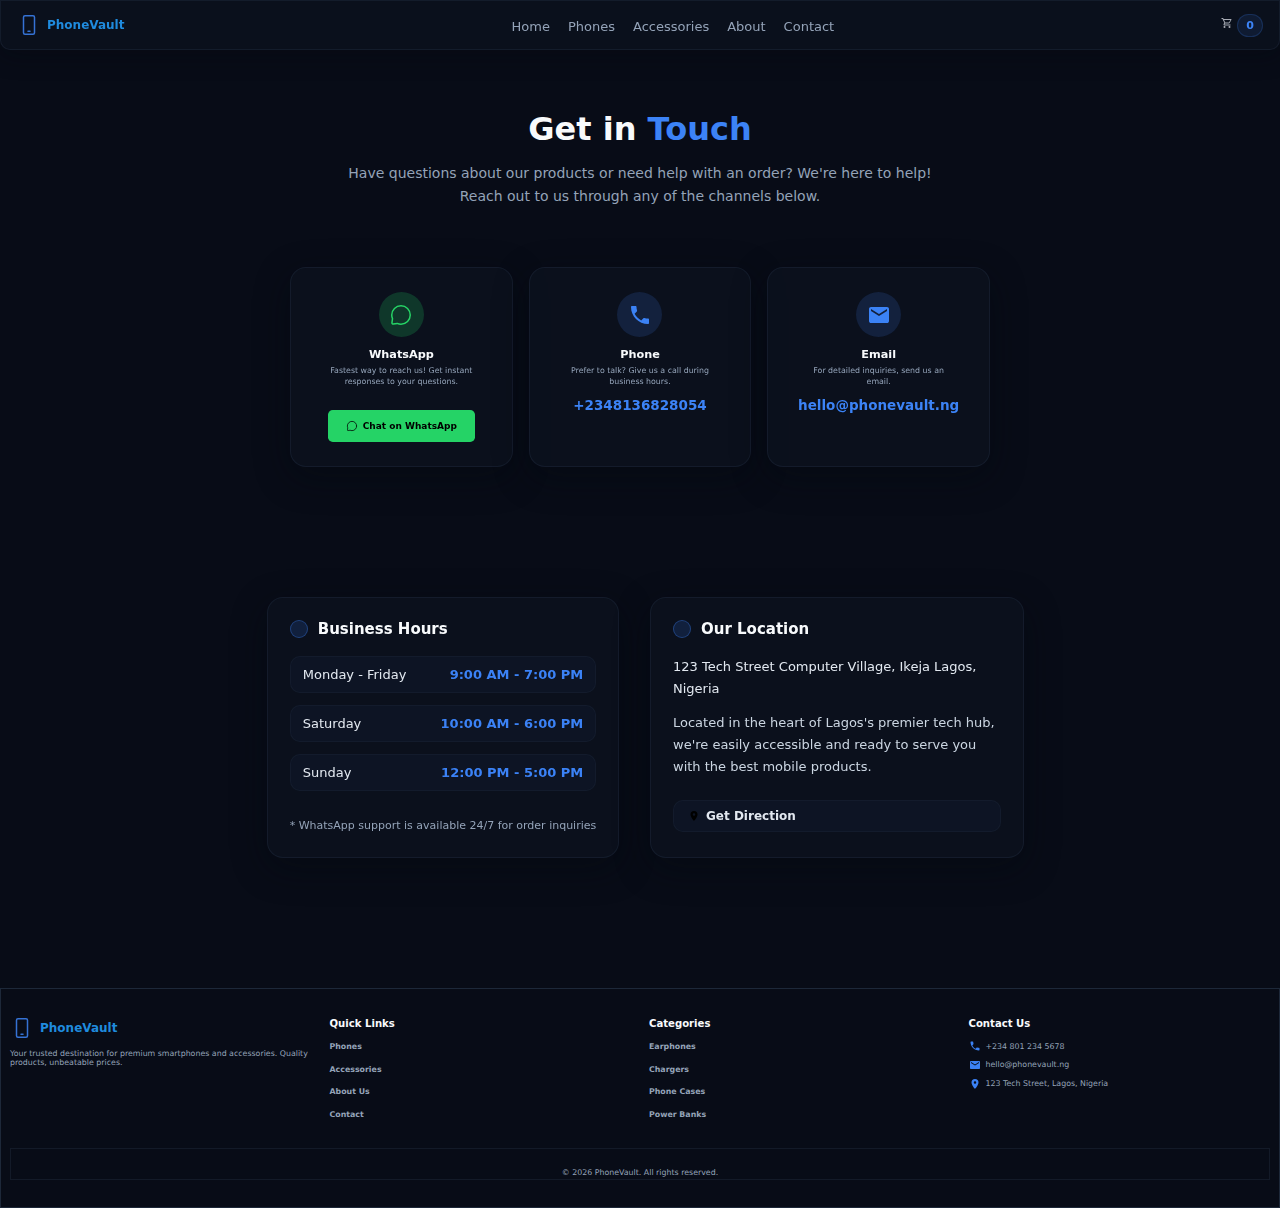
<file: contact.html>
<!DOCTYPE html>
<html lang="en">
<head>
    <meta charset="UTF-8">
    <meta name="viewport" content="width=device-width, initial-scale=1.0">
    <title>Document</title>
    <link rel="stylesheet" href="style.css">
    <link rel="stylesheet" href="conatct.css">
</head>
<body>
 <nav class="nav">
        <div class="container">
            <div class="container_flex">
                <a href="index.html" class="nav_icon_txt" aria-label="Homepage">
                    <svg xmlns="http://www.w3.org/2000/svg" width="24" height="24" viewBox="0 0 24 24">
                        <path fill="rgb(53, 114, 212)" d="M11 17.5a.75.75 0 0 0 0 1.5h2a.75.75 0 0 0 0-1.5z"/>
                        <path fill="rgb(53, 114, 212)" fill-rule="evenodd" d="M8 2a2.25 2.25 0 0 0-2.25 2.25v15.5A2.25 2.25 0 0 0 8 22h8a2.25 2.25 0 0 0 2.25-2.25V4.25A2.25 2.25 0 0 0 16 2zm-.75 2.25A.75.75 0 0 1 8 3.5h8a.75.75 0 0 1 .75.75v15.5a.75.75 0 0 1-.75.75H8a.75.75 0 0 1-.75-.75z" clip-rule="evenodd"/>
                    </svg>
                    <span>PhoneVault</span>
                </a>

                <ul class="header_context">
                    <li><a href="index.html">Home</a></li>
                    <li><a href="phone.html">Phones</a></li>
                    <li><a href="accessories.html">Accessories</a></li>
                    <li><a href="about.html">About</a></li>
                    <li><a href="contact.html">Contact</a></li>
                </ul>

                <div class="nav_actions">
                    <a href="cart.html" aria-label="Cart">
                        <svg xmlns="http://www.w3.org/2000/svg" width="12" height="12" viewBox="0 0 24 24">
                            <path fill="rgb(168, 172, 181)" d="M17 18a2 2 0 0 1 2 2a2 2 0 0 1-2 2a2 2 0 0 1-2-2c0-1.11.89-2 2-2M1 2h3.27l.94 2H20a1 1 0 0 1 1 1c0 .17-.05.34-.12.5l-3.58 6.47c-.34.61-1 1.03-1.75 1.03H8.1l-.9 1.63l-.03.12a.25.25 0 0 0 .25.25H19v2H7a2 2 0 0 1-2-2c0-.35.09-.68.24-.96l1.36-2.45L3 4H1zm6 16a2 2 0 0 1 2 2a2 2 0 0 1-2 2a2 2 0 0 1-2-2c0-1.11.89-2 2-2m9-7l2.78-5H6.14l2.36 5z"/>
                        </svg>
                        <span class="badge" id="cart-count">0</span>
                    </a>

                    <button class="hamburger" aria-label="Menu">
                        <span></span>
                        <span></span>
                        <span></span>
                    </button>
                </div>
            </div>
        </div>
    </nav>
<section class="about_container_section">
    <div class="about_heading_txt">
        <h1>Get in <span>Touch</span></h1>
        <p>Have questions about our products or need help with an order? We're here to help! Reach out to us through any of the channels below.</p>
    </div>
<div class="about_grid_div">
    <div class="grid_container_div">
<div class="icon_about">
<svg xmlns="http://www.w3.org/2000/svg" width="24" height="24" viewBox="0 0 24 24"><path fill="none" stroke="rgb(38, 212, 102)" stroke-linecap="round" stroke-linejoin="round" stroke-width="1.5" d="M21.25 12a9.23 9.23 0 0 1-2.705 6.54A9.25 9.25 0 0 1 12 21.25a9.2 9.2 0 0 1-3.795-.81l-3.867.572a1.195 1.195 0 0 1-1.361-1.43l.537-3.923A8.9 8.9 0 0 1 2.75 12a9.23 9.23 0 0 1 2.705-6.54A9.25 9.25 0 0 1 12 2.75a9.26 9.26 0 0 1 6.545 2.71A9.24 9.24 0 0 1 21.25 12"/></svg>
</div>
<div class="about_txt">
<h3>WhatsApp</h3>
<p>Fastest way to reach us! Get instant responses to your questions.</p>
</div>
<button class="cnt_bth"><svg xmlns="http://www.w3.org/2000/svg" width="12" height="12" viewBox="0 0 24 24"><path fill="none" stroke="#000" stroke-linecap="round" stroke-linejoin="round" stroke-width="1.5" d="M21.25 12a9.23 9.23 0 0 1-2.705 6.54A9.25 9.25 0 0 1 12 21.25a9.2 9.2 0 0 1-3.795-.81l-3.867.572a1.195 1.195 0 0 1-1.361-1.43l.537-3.923A8.9 8.9 0 0 1 2.75 12a9.23 9.23 0 0 1 2.705-6.54A9.25 9.25 0 0 1 12 2.75a9.26 9.26 0 0 1 6.545 2.71A9.24 9.24 0 0 1 21.25 12"/></svg>Chat on WhatsApp</button>
    </div>
    <!--  -->
     <div class="grid_container_div">
<div class="icon_about" style="background-color: rgb(19, 33, 61);">
<svg xmlns="http://www.w3.org/2000/svg" width="24" height="24" viewBox="0 0 24 24"><path fill="rgb(59, 130, 245)" d="M6.62 10.79c1.44 2.83 3.76 5.14 6.59 6.59l2.2-2.2c.27-.27.67-.36 1.02-.24c1.12.37 2.33.57 3.57.57c.55 0 1 .45 1 1V20c0 .55-.45 1-1 1c-9.39 0-17-7.61-17-17c0-.55.45-1 1-1h3.5c.55 0 1 .45 1 1c0 1.25.2 2.45.57 3.57c.11.35.03.74-.25 1.02z"/></svg>
</div>
<div class="about_txt">
<h3>Phone</h3>
<p>Prefer to talk? Give us a call during business hours.</p>
</div>
<a href="#" class="cnt_link">+2348136828054</a>
<!-- <button class="cnt_bth"><svg xmlns="http://www.w3.org/2000/svg" width="12" height="12" viewBox="0 0 24 24"><path fill="none" stroke="#000" stroke-linecap="round" stroke-linejoin="round" stroke-width="1.5" d="M21.25 12a9.23 9.23 0 0 1-2.705 6.54A9.25 9.25 0 0 1 12 21.25a9.2 9.2 0 0 1-3.795-.81l-3.867.572a1.195 1.195 0 0 1-1.361-1.43l.537-3.923A8.9 8.9 0 0 1 2.75 12a9.23 9.23 0 0 1 2.705-6.54A9.25 9.25 0 0 1 12 2.75a9.26 9.26 0 0 1 6.545 2.71A9.24 9.24 0 0 1 21.25 12"/></svg>Chat on WhatsApp</button> -->
    </div>
    <!--  -->
     <div class="grid_container_div">
<div class="icon_about" style="background-color: rgb(19, 33, 61);">
 <svg xmlns="http://www.w3.org/2000/svg" width="24" height="24" viewBox="0 0 24 24">
    <path fill="rgb(59, 130, 245)" d="M4 20q-.825 0-1.412-.587T2 18V6q0-.825.588-1.412T4 4h16q.825 0 1.413.588T22 6v12q0 .825-.587 1.413T20 20zm8-7l8-5V6l-8 5l-8-5v2z"/>
</svg>
</div>
<div class="about_txt">
<h3>Email</h3>
<p>For detailed inquiries, send us an 
<br>
email.</p>
</div>
<a href="#" class="cnt_link">hello@phonevault.ng</a>
<!-- <button class="cnt_bth"><svg xmlns="http://www.w3.org/2000/svg" width="12" height="12" viewBox="0 0 24 24"><path fill="none" stroke="#000" stroke-linecap="round" stroke-linejoin="round" stroke-width="1.5" d="M21.25 12a9.23 9.23 0 0 1-2.705 6.54A9.25 9.25 0 0 1 12 21.25a9.2 9.2 0 0 1-3.795-.81l-3.867.572a1.195 1.195 0 0 1-1.361-1.43l.537-3.923A8.9 8.9 0 0 1 2.75 12a9.23 9.23 0 0 1 2.705-6.54A9.25 9.25 0 0 1 12 2.75a9.26 9.26 0 0 1 6.545 2.71A9.24 9.24 0 0 1 21.25 12"/></svg>Chat on WhatsApp</button> -->
    </div>
</div>
<section class="schedules_wording_days_grid">
<div class="schedule">
    <div class="schedule_icon_txt">
        <svg xmlns="http://www.w3.org/2000/svg" width="12" height="12" viewBox="0 0 24 24"><g fill="none"><path d="m12.593 23.258l-.011.002l-.071.035l-.02.004l-.014-.004l-.071-.035q-.016-.005-.024.005l-.004.01l-.017.428l.005.02l.01.013l.104.074l.015.004l.012-.004l.104-.074l.012-.016l.004-.017l-.017-.427q-.004-.016-.017-.018m.265-.113l-.013.002l-.185.093l-.01.01l-.003.011l.018.43l.005.012l.008.007l.201.093q.019.005.029-.008l.004-.014l-.034-.614q-.005-.018-.02-.022m-.715.002a.02.02 0 0 0-.027.006l-.006.014l-.034.614q.001.018.017.024l.015-.002l.201-.093l.01-.008l.004-.011l.017-.43l-.003-.012l-.01-.01z"/><path fill="#000" d="M12 2c5.523 0 10 4.477 10 10s-4.477 10-10 10S2 17.523 2 12S6.477 2 12 2m0 2a8 8 0 1 0 0 16a8 8 0 0 0 0-16m0 2a1 1 0 0 1 .993.883L13 7v4.586l2.707 2.707a1 1 0 0 1-1.32 1.497l-.094-.083l-3-3a1 1 0 0 1-.284-.576L11 12V7a1 1 0 0 1 1-1"/></g></svg>
        <h3>Business Hours</h3>
    </div>
    <div class="flex_schedule">
        <div class="flex_li">
            <span>Monday - Friday</span>
            <span>9:00 AM - 7:00 PM</span>
        </div>
        <!--  -->
        <div class="flex_li">
            <span>Saturday</span>
            <span>10:00 AM - 6:00 PM</span>
        </div>
        <!--  -->
        <div class="flex_li">
            <span>Sunday</span>
            <span>12:00 PM - 5:00 PM</span>
        </div>
        <p>* WhatsApp support is available 24/7 for order inquiries</p>
    </div>
</div>
<!--  -->
<div class="schedule">
    <div class="schedule_icon_txt">
        <svg xmlns="http://www.w3.org/2000/svg" width="12" height="12" viewBox="0 0 24 24"><g fill="none"><path d="m12.593 23.258l-.011.002l-.071.035l-.02.004l-.014-.004l-.071-.035q-.016-.005-.024.005l-.004.01l-.017.428l.005.02l.01.013l.104.074l.015.004l.012-.004l.104-.074l.012-.016l.004-.017l-.017-.427q-.004-.016-.017-.018m.265-.113l-.013.002l-.185.093l-.01.01l-.003.011l.018.43l.005.012l.008.007l.201.093q.019.005.029-.008l.004-.014l-.034-.614q-.005-.018-.02-.022m-.715.002a.02.02 0 0 0-.027.006l-.006.014l-.034.614q.001.018.017.024l.015-.002l.201-.093l.01-.008l.004-.011l.017-.43l-.003-.012l-.01-.01z"/><path fill="#000" d="M12 2c5.523 0 10 4.477 10 10s-4.477 10-10 10S2 17.523 2 12S6.477 2 12 2m0 2a8 8 0 1 0 0 16a8 8 0 0 0 0-16m0 2a1 1 0 0 1 .993.883L13 7v4.586l2.707 2.707a1 1 0 0 1-1.32 1.497l-.094-.083l-3-3a1 1 0 0 1-.284-.576L11 12V7a1 1 0 0 1 1-1"/></g></svg>
        <h3>Our Location</h3>
    </div>
    <div class="space_txt_div">
      <p>123 Tech Street
Computer Village, Ikeja
Lagos, Nigeria</p>
<p>Located in the heart of Lagos's premier tech hub, we're easily accessible and ready to serve you with the best mobile products.</p>
<a href="#"><svg xmlns="http://www.w3.org/2000/svg" width="12" height="12" viewBox="0 0 24 24"><path fill="#000" d="M12 11.5A2.5 2.5 0 0 1 9.5 9A2.5 2.5 0 0 1 12 6.5A2.5 2.5 0 0 1 14.5 9a2.5 2.5 0 0 1-2.5 2.5M12 2a7 7 0 0 0-7 7c0 5.25 7 13 7 13s7-7.75 7-13a7 7 0 0 0-7-7"/></svg> Get Direction</a>
    </div>
</div>
</section>
</section>
<!-- Footer -->
    <div class="footer_container">
        <div class="grid_footer_container">
            <div class="footer_logo_txt">
                <a href="index.html" class="nav_icon_txt" aria-label="Homepage">
                    <svg xmlns="http://www.w3.org/2000/svg" width="24" height="24" viewBox="0 0 24 24">
                        <path fill="rgb(53, 114, 212)" d="M11 17.5a.75.75 0 0 0 0 1.5h2a.75.75 0 0 0 0-1.5z"/>
                        <path fill="rgb(53, 114, 212)" fill-rule="evenodd" d="M8 2a2.25 2.25 0 0 0-2.25 2.25v15.5A2.25 2.25 0 0 0 8 22h8a2.25 2.25 0 0 0 2.25-2.25V4.25A2.25 2.25 0 0 0 16 2zm-.75 2.25A.75.75 0 0 1 8 3.5h8a.75.75 0 0 1 .75.75v15.5a.75.75 0 0 1-.75.75H8a.75.75 0 0 1-.75-.75z" clip-rule="evenodd"/>
                    </svg>
                    <span>PhoneVault</span>
                </a>
                <p>Your trusted destination for premium smartphones and accessories. Quality products, unbeatable prices.</p>
            </div>
            <div class="footer_link">
                <h4>Quick Links</h4>
                <ul class="footer_ul_link">
                    <li><a href="phone.html">Phones</a></li>
    <li><a href="accessories.html">Accessories</a></li>
    <li><a href="about.html">About Us</a></li>
    <li><a href="contact.html">Contact</a></li>
                </ul>
            </div>
            <div class="footer_link">
                <h4>Categories</h4>
                <ul class="footer_ul_link">
                    <li><a href="#">Earphones</a></li>
                    <li><a href="#">Chargers</a></li>
                    <li><a href="#">Phone Cases</a></li>
                    <li><a href="#">Power Banks</a></li>
                </ul>
            </div>
            <div class="footer_contact">
                <h4>Contact Us</h4>
                <ul class="contact_footer">
                    <li class="flex_icon_txt">
                        <svg xmlns="http://www.w3.org/2000/svg" width="12" height="12" viewBox="0 0 24 24">
                            <path fill="rgb(59, 130, 245)" d="M6.62 10.79c1.44 2.83 3.76 5.14 6.59 6.59l2.2-2.2c.27-.27.67-.36 1.02-.24c1.12.37 2.33.57 3.57.57c.55 0 1 .45 1 1V20c0 .55-.45 1-1 1c-9.39 0-17-7.61-17-17c0-.55.45-1 1-1h3.5c.55 0 1 .45 1 1c0 1.25.2 2.45.57 3.57c.11.35.03.74-.25 1.02z"/>
                        </svg>
                        <span>+234 801 234 5678</span>
                    </li>
                    <li class="flex_icon_txt">
                        <svg xmlns="http://www.w3.org/2000/svg" width="12" height="12" viewBox="0 0 24 24">
                            <path fill="rgb(59, 130, 245)" d="M4 20q-.825 0-1.412-.587T2 18V6q0-.825.588-1.412T4 4h16q.825 0 1.413.588T22 6v12q0 .825-.587 1.413T20 20zm8-7l8-5V6l-8 5l-8-5v2z"/>
                        </svg>
                        <span>hello@phonevault.ng</span>
                    </li>
                    <li class="flex_icon_txt">
                        <svg xmlns="http://www.w3.org/2000/svg" width="12" height="12" viewBox="0 0 24 24">
                            <path fill="rgb(59, 130, 245)" d="M12 11.5A2.5 2.5 0 0 1 9.5 9A2.5 2.5 0 0 1 12 6.5A2.5 2.5 0 0 1 14.5 9a2.5 2.5 0 0 1-2.5 2.5M12 2a7 7 0 0 0-7 7c0 5.25 7 13 7 13s7-7.75 7-13a7 7 0 0 0-7-7"/>
                        </svg>
                        <span>123 Tech Street, Lagos, Nigeria</span>
                    </li>
                </ul>
            </div>
        </div>
        <div class="border_line">
            <p class="reserved_txt">© 2026 PhoneVault. All rights reserved.</p>
        </div>
    </div>
    <script src="cart.js"></script>
    <script src="index.js"></script>
</body>
</html>
</file>
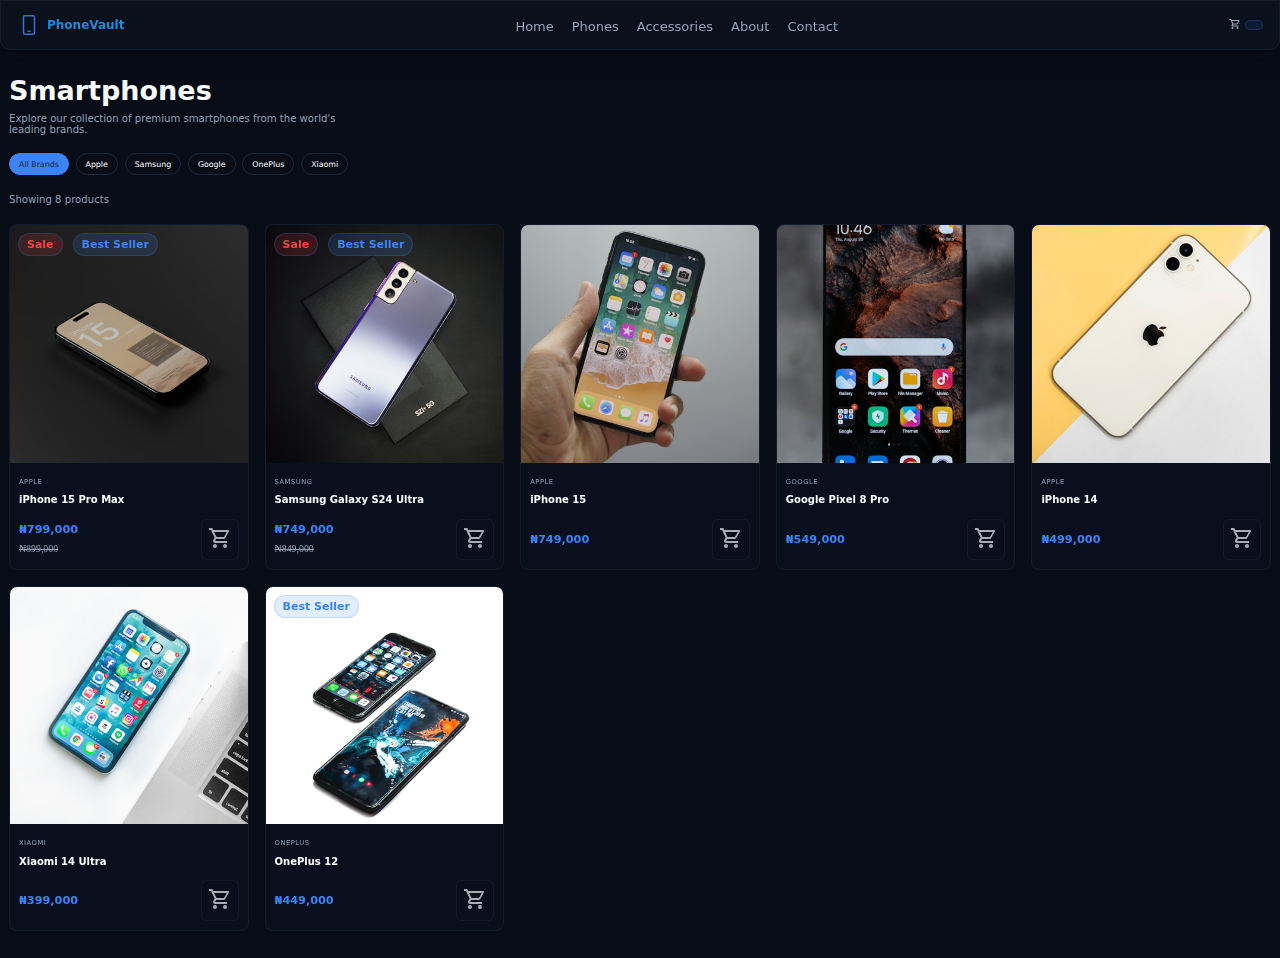
<file: phone.html>
<!DOCTYPE html>
<html lang="en">
<head>
    <meta charset="UTF-8">
    <meta name="viewport" content="width=device-width, initial-scale=1.0">
    <title>Document</title>
    <link rel="stylesheet" href="style.css">
    <link rel="stylesheet" href="phone.css">
</head>
<body>
    <nav class="nav">
    <div class="container">
        <div class="container_flex">

            <!-- Logo -->
            <a href="#" class="nav_icon_txt" aria-label="Homepage">
                <svg xmlns="http://www.w3.org/2000/svg" width="24" height="24" viewBox="0 0 24 24"><path fill="rgb(53, 114, 212)" d="M11 17.5a.75.75 0 0 0 0 1.5h2a.75.75 0 0 0 0-1.5z"/><path fill="rgb(53, 114, 212)" fill-rule="evenodd" d="M8 2a2.25 2.25 0 0 0-2.25 2.25v15.5A2.25 2.25 0 0 0 8 22h8a2.25 2.25 0 0 0 2.25-2.25V4.25A2.25 2.25 0 0 0 16 2zm-.75 2.25A.75.75 0 0 1 8 3.5h8a.75.75 0 0 1 .75.75v15.5a.75.75 0 0 1-.75.75H8a.75.75 0 0 1-.75-.75z" clip-rule="evenodd"/></svg>
                <span>PhoneVault</span>
            </a>

            <!-- Navigation Links -->
            <ul class="header_context">
                <li><a href="index.html">Home</a></li>
                <li><a href="phone.html">Phones</a></li>
                <li><a href="#">Accessories</a></li>
                <li><a href="#">About</a></li>
                <li><a href="#">Contact</a></li>
            </ul>

            <!-- Right icons -->
            <div class="nav_actions">
                <a href="cart.html" aria-label="Cart">
                   <svg xmlns="http://www.w3.org/2000/svg" width="12" height="12" viewBox="0 0 24 24"><path fill="rgb(168, 172, 181)" d="M17 18a2 2 0 0 1 2 2a2 2 0 0 1-2 2a2 2 0 0 1-2-2c0-1.11.89-2 2-2M1 2h3.27l.94 2H20a1 1 0 0 1 1 1c0 .17-.05.34-.12.5l-3.58 6.47c-.34.61-1 1.03-1.75 1.03H8.1l-.9 1.63l-.03.12a.25.25 0 0 0 .25.25H19v2H7a2 2 0 0 1-2-2c0-.35.09-.68.24-.96l1.36-2.45L3 4H1zm6 16a2 2 0 0 1 2 2a2 2 0 0 1-2 2a2 2 0 0 1-2-2c0-1.11.89-2 2-2m9-7l2.78-5H6.14l2.36 5z"/></svg>
                    <span class="badge"></span>
                </a>

                <!-- Hamburger -->
                <button class="hamburger" aria-label="Menu">
                    <span></span>
                    <span></span>
                    <span></span>
                </button>
            </div>

        </div>
    </div>
</nav>
<!-- Phone Section -->
 <section class="phone_scetion">
<div class="smartphone_txt">
    <h1>Smartphones</h1>
    <p>Explore our collection of premium smartphones from the world's leading brands.</p>
</div>
<div class="product_bth">
    <button class="active" data-brand="all">All Brands</button>
    <button data-brand="apple">Apple</button>
    <button data-brand="samsung">Samsung</button>
    <button data-brand="google">Google</button>
    <button data-brand="oneplus">OnePlus</button>
    <button data-brand="xiaomi">Xiaomi</button>
</div>
<p class="items_num">Showing 8 products</p>
<div class="items_display_grid">
<div class="item_display_product">
    <div class="item_img">
        <a href="product.html?id=iphone-15-pro-max"><img src="images/iphone15.jfif" alt="iPhone 15 Pro Max"></a>
        <div class="product_badges">
            <span class="badge sale">Sale</span>
            <span class="badge best">Best Seller</span>
        </div>
    </div>
    <div class="phone_details"
     data-id="iphone-15-pro-max"
     data-name="iPhone 15 Pro Max"
     data-brand="Apple"
     data-price="799000"
     data-image="images/photo-1695048133142-1a20484d2569.jfif">
<div class="detail_txt">
<p class="brand">APPLE</p>
<h3>
    <a href="product.html?id=iphone-15-pro-max">iPhone 15 Pro Max</a>
</h3>
</div>
<div class="price_cart_flex">
<div class="price">
                <span class="current">₦799,000</span>
                <span class="old">₦899,000</span>
            </div>
 <button class="cart_btn" aria-label="Add to cart">
<svg xmlns="http://www.w3.org/2000/svg" width="24" height="24" viewBox="0 0 24 24"><path fill="rgb(168, 172, 181)" d="M17 18a2 2 0 0 1 2 2a2 2 0 0 1-2 2a2 2 0 0 1-2-2c0-1.11.89-2 2-2M1 2h3.27l.94 2H20a1 1 0 0 1 1 1c0 .17-.05.34-.12.5l-3.58 6.47c-.34.61-1 1.03-1.75 1.03H8.1l-.9 1.63l-.03.12a.25.25 0 0 0 .25.25H19v2H7a2 2 0 0 1-2-2c0-.35.09-.68.24-.96l1.36-2.45L3 4H1zm6 16a2 2 0 0 1 2 2a2 2 0 0 1-2 2a2 2 0 0 1-2-2c0-1.11.89-2 2-2m9-7l2.78-5H6.14l2.36 5z"/></svg>
            </button>
</div>
    </div>
</div>
<!--  -->
<div class="item_display_product">
    <div class="item_img">
        <a href="product.html?id=samsung-s24-ultra"><img src="images/samsungs21.jfif" alt="Samsung Galaxy S24 Ultra"></a>
           <div class="product_badges">
            <span class="badge sale">Sale</span>
            <span class="badge best">Best Seller</span>
        </div>

    </div>
    <div class="phone_details"  data-id="samsung-s24-ultra"
     data-name="Samsung Galaxy S24 Ultra"
     data-brand="Samsung"
     data-price="749000"
     data-image="images/samsungs21.jfif">
<div class="detail_txt">
<p class="brand">Samsung</p>
<h3>
    <a href="product.html?id=samsung-s24-ultra">Samsung Galaxy S24 Ultra</a>
</h3>
</div>
<div class="price_cart_flex">
<div class="price">
                <span class="current">₦749,000</span>
                <span class="old">₦849,000</span>
            </div>
 <button class="cart_btn" aria-label="Add to cart">
              <svg xmlns="http://www.w3.org/2000/svg" width="24" height="24" viewBox="0 0 24 24"><path fill="rgb(168, 172, 181)" d="M17 18a2 2 0 0 1 2 2a2 2 0 0 1-2 2a2 2 0 0 1-2-2c0-1.11.89-2 2-2M1 2h3.27l.94 2H20a1 1 0 0 1 1 1c0 .17-.05.34-.12.5l-3.58 6.47c-.34.61-1 1.03-1.75 1.03H8.1l-.9 1.63l-.03.12a.25.25 0 0 0 .25.25H19v2H7a2 2 0 0 1-2-2c0-.35.09-.68.24-.96l1.36-2.45L3 4H1zm6 16a2 2 0 0 1 2 2a2 2 0 0 1-2 2a2 2 0 0 1-2-2c0-1.11.89-2 2-2m9-7l2.78-5H6.14l2.36 5z"/></svg>
            </button>
</div>
    </div>
</div>
<!--  -->
<div class="item_display_product">
    <div class="item_img">
        <a href="product.html?id=iphone-15"><img src="images/iphone_15.jfif" alt="iPhone 15"></a>
        <!-- <div class="product_badges">
            <span class="badge sale">Sale</span>
            <span class="badge best">Best Seller</span>
        </div> -->
    </div>
    <div class="phone_details" data-id="iphone-15"
        data-name="iPhone 15"
        data-brand="Apple"
        data-price="749000"
        data-image="images/iphone_15.jfif">
<div class="detail_txt">
<p class="brand">APPLE</p>
<h3>
    <a href="product.html?id=iphone-15">iPhone 15</a>
</h3>
</div>
<div class="price_cart_flex">
<div class="price">
                <span class="current">₦749,000</span>
                <!-- <span class="old">₦899,000</span> -->
            </div>
 <button class="cart_btn" aria-label="Add to cart">
<svg xmlns="http://www.w3.org/2000/svg" width="24" height="24" viewBox="0 0 24 24"><path fill="rgb(168, 172, 181)" d="M17 18a2 2 0 0 1 2 2a2 2 0 0 1-2 2a2 2 0 0 1-2-2c0-1.11.89-2 2-2M1 2h3.27l.94 2H20a1 1 0 0 1 1 1c0 .17-.05.34-.12.5l-3.58 6.47c-.34.61-1 1.03-1.75 1.03H8.1l-.9 1.63l-.03.12a.25.25 0 0 0 .25.25H19v2H7a2 2 0 0 1-2-2c0-.35.09-.68.24-.96l1.36-2.45L3 4H1zm6 16a2 2 0 0 1 2 2a2 2 0 0 1-2 2a2 2 0 0 1-2-2c0-1.11.89-2 2-2m9-7l2.78-5H6.14l2.36 5z"/></svg>
            </button>
</div>
    </div>
</div>
<!--  -->
<div class="item_display_product">
    <div class="item_img">
     <a href="product.html?id=google-pixel">
  <img src="images/google_pixel.jfif" alt="Google Pixel 8 Pro">
</a>
         <!-- <div class="product_badges">
            <span class="badge sale">Sale</span>
            <span class="badge best">Best Seller</span>
        </div> -->
    </div>
    <div class="phone_details"  data-id="google-pixel"
         data-name="Google Pixel"
         data-brand="Google"
         data-price="549000"
         data-image="images/google_pixel.jfif">
<div class="detail_txt">
<p class="brand">Google</p>
<h3>
  <a href="product.html?id=google-pixel">Google Pixel 8 Pro</a>
</h3>

</div>
<div class="price_cart_flex">
<div class="price">
                <span class="current">₦549,000</span>
                <!-- <span class="old">₦899,000</span> -->
            </div>
 <button class="cart_btn" aria-label="Add to cart">
<svg xmlns="http://www.w3.org/2000/svg" width="24" height="24" viewBox="0 0 24 24"><path fill="rgb(168, 172, 181)" d="M17 18a2 2 0 0 1 2 2a2 2 0 0 1-2 2a2 2 0 0 1-2-2c0-1.11.89-2 2-2M1 2h3.27l.94 2H20a1 1 0 0 1 1 1c0 .17-.05.34-.12.5l-3.58 6.47c-.34.61-1 1.03-1.75 1.03H8.1l-.9 1.63l-.03.12a.25.25 0 0 0 .25.25H19v2H7a2 2 0 0 1-2-2c0-.35.09-.68.24-.96l1.36-2.45L3 4H1zm6 16a2 2 0 0 1 2 2a2 2 0 0 1-2 2a2 2 0 0 1-2-2c0-1.11.89-2 2-2m9-7l2.78-5H6.14l2.36 5z"/></svg>
            </button>
</div>
    </div>
</div>
<!--  -->
<div class="item_display_product">
    <div class="item_img">
     <a href="product.html?id=Iphone14">
  <img src="images/Iphone14.jfif" alt="Iphone14">
</a>
         <!-- <div class="product_badges">
            <span class="badge sale">Sale</span>
            <span class="badge best">Best Seller</span>
        </div> -->
    </div>
    <div class="phone_details"  data-id="Iphone14"
         data-name="Iphone14"
         data-brand="Apple"
         data-price="499000"
         data-image="images/Iphone14.jfif">
<div class="detail_txt">
<p class="brand">Apple</p>
<h3>
  <a href="product.html?id=Iphone14">iPhone 14</a>
</h3>

</div>
<div class="price_cart_flex">
<div class="price">
                <span class="current">₦499,000</span>
                <!-- <span class="old">₦899,000</span> -->
            </div>
 <button class="cart_btn" aria-label="Add to cart">
<svg xmlns="http://www.w3.org/2000/svg" width="24" height="24" viewBox="0 0 24 24"><path fill="rgb(168, 172, 181)" d="M17 18a2 2 0 0 1 2 2a2 2 0 0 1-2 2a2 2 0 0 1-2-2c0-1.11.89-2 2-2M1 2h3.27l.94 2H20a1 1 0 0 1 1 1c0 .17-.05.34-.12.5l-3.58 6.47c-.34.61-1 1.03-1.75 1.03H8.1l-.9 1.63l-.03.12a.25.25 0 0 0 .25.25H19v2H7a2 2 0 0 1-2-2c0-.35.09-.68.24-.96l1.36-2.45L3 4H1zm6 16a2 2 0 0 1 2 2a2 2 0 0 1-2 2a2 2 0 0 1-2-2c0-1.11.89-2 2-2m9-7l2.78-5H6.14l2.36 5z"/></svg>
            </button>
</div>
    </div>
</div>
<!--  -->
<div class="item_display_product">
    <div class="item_img">
     <a href="product.html?id=Xiaomi14">
  <img src="images/Xiaomi14.jfif" alt="Google Pixel 8 Pro">
</a>
         <!-- <div class="product_badges">
            <span class="badge sale">Sale</span>
            <span class="badge best">Best Seller</span>
        </div> -->
    </div>
    <div class="phone_details"  data-id="Xiaomi14"
         data-name="Xiaomi 14 Ultra"
         data-brand="Xiaomi"
         data-price="399000"
         data-image="images/google_pixel.jfif">
<div class="detail_txt">
<p class="brand">Xiaomi</p>
<h3>
  <a href="product.html?id=Xiaomi14">Xiaomi 14 Ultra</a>
</h3>

</div>
<div class="price_cart_flex">
<div class="price">
                <span class="current">₦399,000</span>
                <!-- <span class="old">₦899,000</span> -->
            </div>
 <button class="cart_btn" aria-label="Add to cart">
<svg xmlns="http://www.w3.org/2000/svg" width="24" height="24" viewBox="0 0 24 24"><path fill="rgb(168, 172, 181)" d="M17 18a2 2 0 0 1 2 2a2 2 0 0 1-2 2a2 2 0 0 1-2-2c0-1.11.89-2 2-2M1 2h3.27l.94 2H20a1 1 0 0 1 1 1c0 .17-.05.34-.12.5l-3.58 6.47c-.34.61-1 1.03-1.75 1.03H8.1l-.9 1.63l-.03.12a.25.25 0 0 0 .25.25H19v2H7a2 2 0 0 1-2-2c0-.35.09-.68.24-.96l1.36-2.45L3 4H1zm6 16a2 2 0 0 1 2 2a2 2 0 0 1-2 2a2 2 0 0 1-2-2c0-1.11.89-2 2-2m9-7l2.78-5H6.14l2.36 5z"/></svg>
            </button>
</div>
    </div>
</div>
<!--  -->
<div class="item_display_product">
    <div class="item_img">
        <a href="product.html?id=oneplus_12"><img src="images/oneplus_12.jfif" alt="OnePlus 12"></a>
        <div class="product_badges">
            <!-- <span class="badge sale">Sale</span> -->
            <span class="badge best">Best Seller</span>
        </div>
    </div>
    <div class="phone_details"  data-id="oneplus_12"
     data-name="OnePlus 12"
     data-brand="OnePlus"
     data-price="449000"
     data-image="images/oneplus_12.jfif">
<div class="detail_txt">
<p class="brand">OnePlus</p>
<h3>
    <a href="product.html?id=oneplus_12">OnePlus 12</a>
</h3>
</div>
<div class="price_cart_flex">
<div class="price">
                <span class="current">₦449,000</span>
                <!-- <span class="old">₦899,000</span> -->
            </div>
 <button class="cart_btn" aria-label="Add to cart">
<svg xmlns="http://www.w3.org/2000/svg" width="24" height="24" viewBox="0 0 24 24"><path fill="rgb(168, 172, 181)" d="M17 18a2 2 0 0 1 2 2a2 2 0 0 1-2 2a2 2 0 0 1-2-2c0-1.11.89-2 2-2M1 2h3.27l.94 2H20a1 1 0 0 1 1 1c0 .17-.05.34-.12.5l-3.58 6.47c-.34.61-1 1.03-1.75 1.03H8.1l-.9 1.63l-.03.12a.25.25 0 0 0 .25.25H19v2H7a2 2 0 0 1-2-2c0-.35.09-.68.24-.96l1.36-2.45L3 4H1zm6 16a2 2 0 0 1 2 2a2 2 0 0 1-2 2a2 2 0 0 1-2-2c0-1.11.89-2 2-2m9-7l2.78-5H6.14l2.36 5z"/></svg>
            </button>
</div>
    </div>
</div>

</div>
 </section>
 <script src="cart.js"></script>
 <script src="phone.js"></script>
 <script src="index.js"></script>
<!-- <script src="product.js"></script> -->
</body>
</html>
</file>
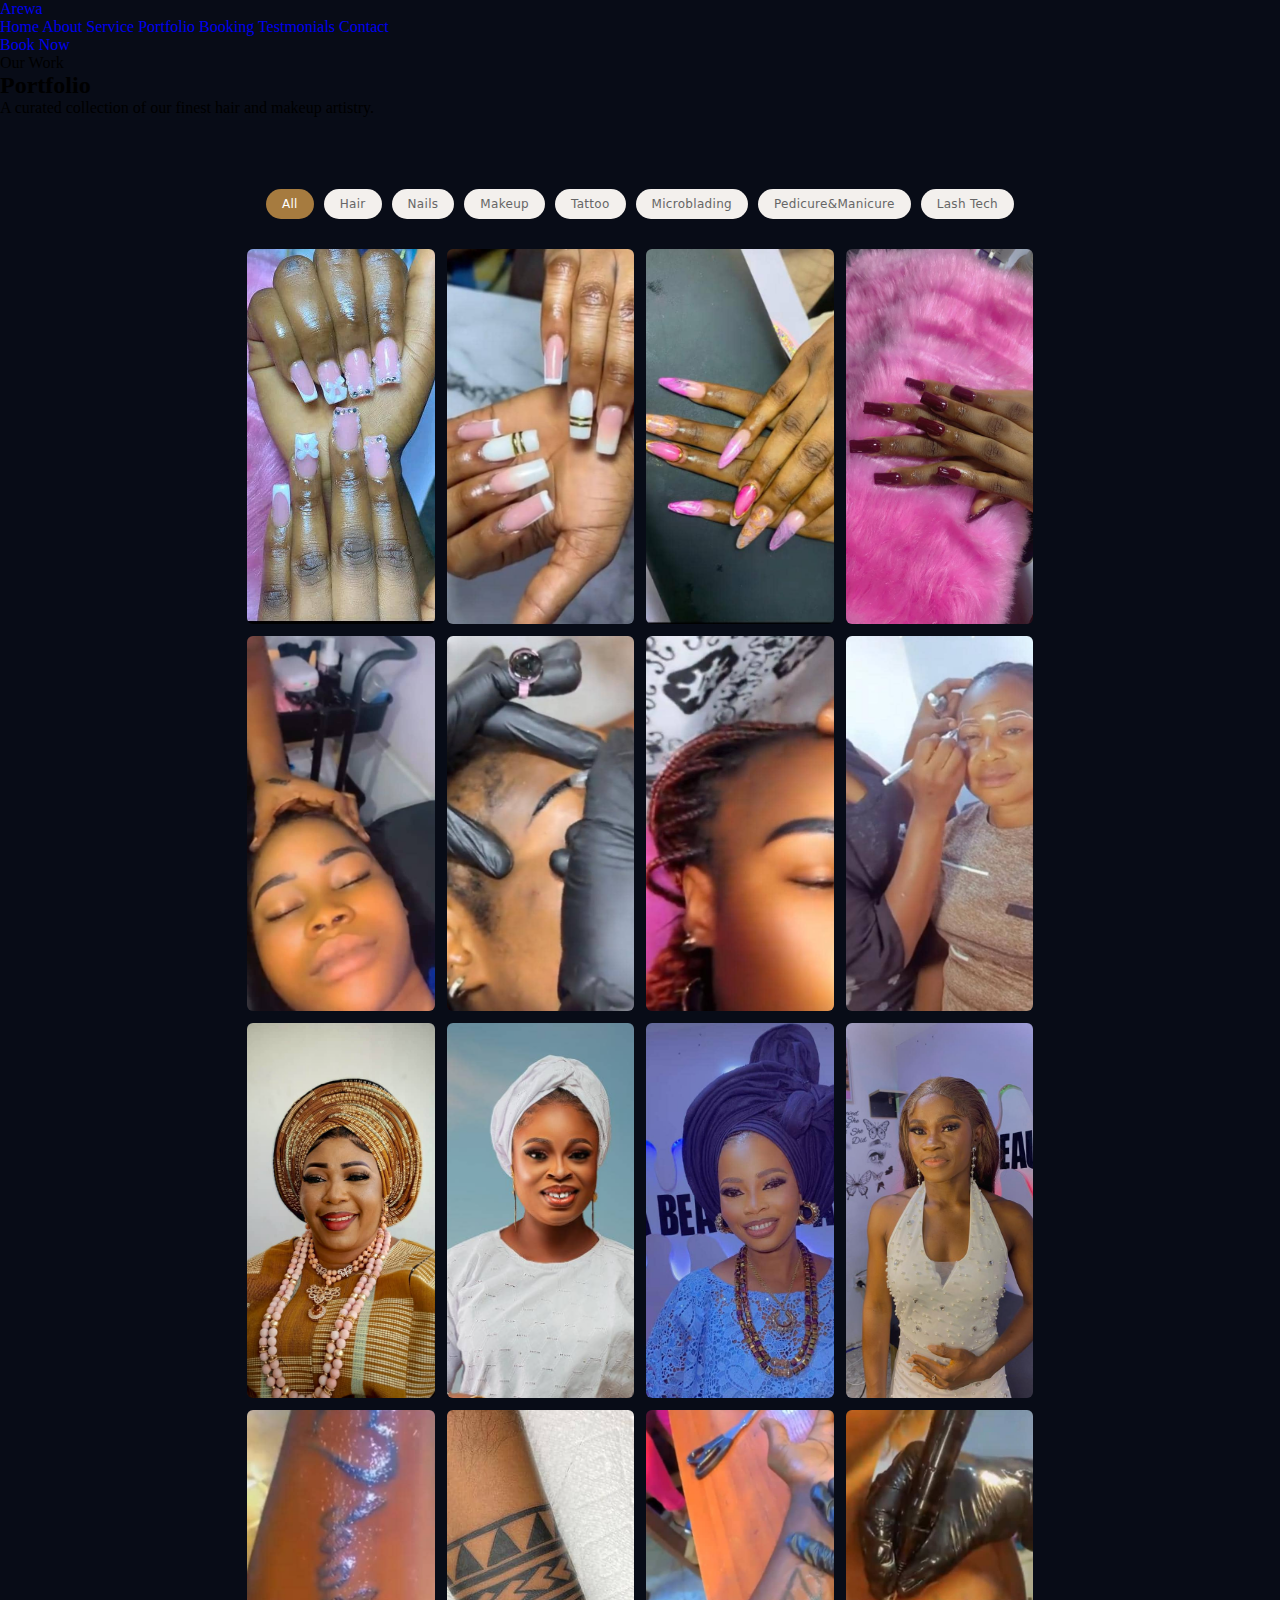
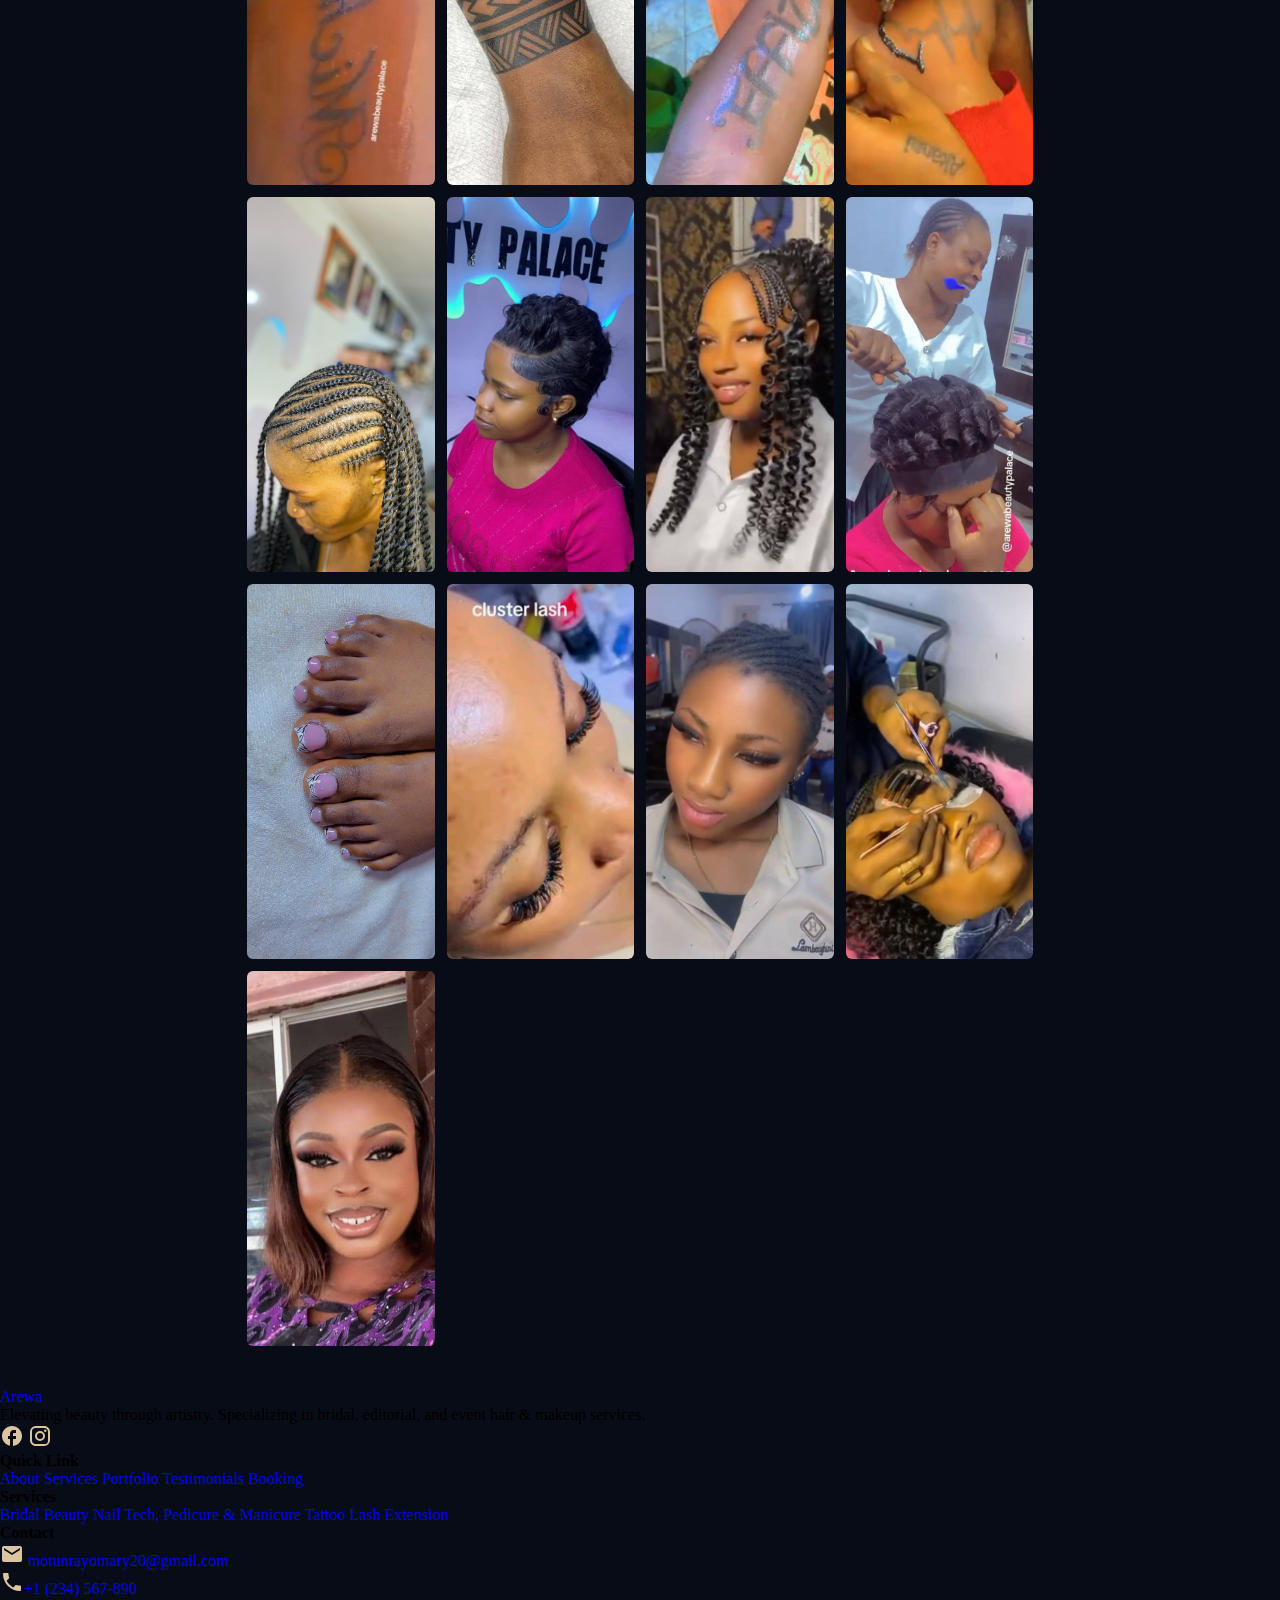
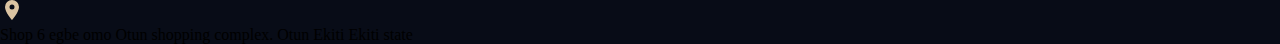
<file: portfolio.html>
<!DOCTYPE html>
<html lang="en">
<head>
    <meta charset="UTF-8">
    <meta name="viewport" content="width=device-width, initial-scale=1.0">
    <title>Document</title>
    <link rel="stylesheet" href="style.css">
    <link rel="stylesheet" href="portfolio.css">
    <link rel="stylesheet" href="about.css">
         <link rel="preconnect" href="https://fonts.googleapis.com">
<link rel="preconnect" href="https://fonts.gstatic.com" crossorigin>
<link href="https://fonts.googleapis.com/css2?family=Poppins:wght@400;600&display=swap" rel="stylesheet">
<Title>ArewaArtistry</Title>
</head>
<body>
     <nav class="Header_section">
    <a href="index.html" class="font">Arewa</a> 
        <!-- <img src="" alt=""> -->
<div class="header_cxt"  id="navLinks">
<a href="index.html">Home</a>
<a href="About.html">About</a>
<a href="service.html">Service</a>
<a href="portfolio.html">Portfolio</a>
<a href="booking.html">Booking</a>
<a href="Testimonials.html">Testmonials</a>
<a href="contact.html">Contact</a>
</div>
<a href="booking.html" class="book_btn">Book Now</a>
 <div class="hamburger" id="hamburger">
    <span></span>
    <span></span>
    <span></span>
  </div>
    </nav> 
        <!-- Portfolio Heading Text -->
     <section class="bout_service_section">
        <div class="service_div">
     <p class="p_story">Our Work</p>
     <h2>Portfolio</h2>
     <p>A curated collection of our finest hair and makeup artistry.</p>
        </div>
     </section>
     <!-- Portfolio Display -->
      <section class="portfolio_display_section">
    <div class="portfolio_display_div">
<div class="portfolio_category_flex">
 <button type="button" class="cart active" data-filter="all">All</button>
  <button type="button" class="cart" data-filter="hair">Hair</button>
  <button type="button" class="cart" data-filter="nails">Nails</button>
  <button type="button" class="cart" data-filter="makeup">Makeup</button>
  <button type="button" class="cart" data-filter="tattoo">Tattoo</button>
  <button type="button" class="cart" data-filter="microblading">Microblading</button>
  <button type="button" class="cart" data-filter="pedicure">Pedicure&Manicure</button>
  <button type="button" class="cart" data-filter="lash">Lash Tech</button>
</div>
<div class="portfolio_display_img">
    <!-- 1 -->
<div class="img_portfolio_display_inner_div" data-category="nails">
<img src="images/WhatsApp Image 2026-01-17 at 22.57.23.jpeg" alt="Nails">
<div class="portfolio_overlay">Nails</div>
</div>
<!-- 2 -->
<div class="img_portfolio_display_inner_div" data-category="nails">
<img src="images/WhatsApp Image 2026-01-17 at 22.57.22.jpeg" alt="Nails">
<div class="portfolio_overlay">Nails</div>
</div>
<!-- 3 -->
<div class="img_portfolio_display_inner_div" data-category="nails">
<img src="images/WhatsApp Image 2026-01-17 at 22.57.22 (1).jpeg" alt="Nails">
<div class="portfolio_overlay">Nails</div>
</div>
<!-- 4 -->
<div class="img_portfolio_display_inner_div" data-category="nails">
<img src="images/WhatsApp Image 2026-01-14 at 13.23.14.jpeg" alt="Nails">
<div class="portfolio_overlay">Nails</div>
</div>
<!-- 5 -->
<div class="img_portfolio_display_inner_div" data-category="microblading">
<img src="images/WhatsApp Image 2026-01-17 at 23.31.20.jpeg" alt="Microblading">
<div class="portfolio_overlay">Microblading</div>
</div>
<!-- 6 -->
<div class="img_portfolio_display_inner_div" data-category="microblading">
<img src="images/WhatsApp Image 2026-01-17 at 23.31.20 (2).jpeg" alt="Microblading">
<div class="portfolio_overlay">Microblading</div>
</div>
<!-- 7 -->
<div class="img_portfolio_display_inner_div" data-category="microblading">
<img src="images/WhatsApp Image 2026-01-17 at 23.31.20 (1).jpeg" alt="Microblading">
<div class="portfolio_overlay">Microblading</div>
</div>
<!-- 8 -->
<div class="img_portfolio_display_inner_div" data-category="microblading">
<img src="images/WhatsApp Image 2026-01-17 at 23.31.19.jpeg" alt="Microblading">
<div class="portfolio_overlay">Microblading</div>
</div>
<!-- 9 -->
<div class="img_portfolio_display_inner_div" data-category="makeup">
<img src="images/WhatsApp Image 2026-01-14 at 13.23.14 (1).jpeg" alt="Makeup">
<div class="portfolio_overlay">Makeup</div>
</div>
<!-- 10 -->
<div class="img_portfolio_display_inner_div" data-category="makeup">
<img src="images/WhatsApp Image 2026-01-17 at 22.22.19 (1).jpeg" alt="Makeup">
<div class="portfolio_overlay">Makeup</div>
</div>
<!-- 11 -->
<div class="img_portfolio_display_inner_div" data-category="makeup">
<img src="images/WhatsApp Image 2026-01-17 at 22.25.14.jpeg" alt="Makeup">
<div class="portfolio_overlay">Makeup</div>
</div>
<!-- 12 -->
<div class="img_portfolio_display_inner_div" data-category="makeup">
<img src="images/WhatsApp Image 2026-01-17 at 22.59.09.jpeg" alt="Makeup">
<div class="portfolio_overlay">Makeup</div>
</div>
<!-- 13 -->
 <div class="img_portfolio_display_inner_div" data-category="tattoo">
<img src="images/WhatsApp Image 2026-01-17 at 22.50.26 (2).jpeg" alt="Tattoo">
<div class="portfolio_overlay">Tattoo</div>
</div>
<!-- 14 -->
 <div class="img_portfolio_display_inner_div" data-category="tattoo">
<img src="images/WhatsApp Image 2026-01-17 at 22.50.26 (1).jpeg" alt="Tattoo">
<div class="portfolio_overlay">Tattoo</div>
</div>
<!-- 16 -->
 <div class="img_portfolio_display_inner_div" data-category="tattoo">
<img src="images/WhatsApp Image 2026-01-17 at 22.50.24.jpeg" alt="Tattoo">
<div class="portfolio_overlay">Tattoo</div>
</div>
<!-- 17 -->
<div class="img_portfolio_display_inner_div" data-category="tattoo">
<img src="images/WhatsApp Image 2026-01-17 at 22.50.25.jpeg" alt="Tattoo">
<div class="portfolio_overlay">Tattoo</div>
</div>
<!-- 18 -->
 <div class="img_portfolio_display_inner_div" data-category="hair">
<img src="images/WhatsApp Image 2026-01-14 at 13.23.12.jpeg" alt="Hair Salon">
<div class="portfolio_overlay">Hair</div>
</div>
<!-- 19 -->
 <div class="img_portfolio_display_inner_div" data-category="hair">
<img src="images/WhatsApp Image 2026-01-14 at 13.23.13.jpeg" alt="Hair Salon">
<div class="portfolio_overlay">Hair</div>
</div>
<!-- 20 -->
 <div class="img_portfolio_display_inner_div" data-category="hair">
<img src="images/WhatsApp Image 2026-01-17 at 22.33.59.jpeg" alt="Haie Salon">
<div class="portfolio_overlay">Hair</div>
</div>
<!-- 21 -->
 <div class="img_portfolio_display_inner_div" data-category="hair">
<img src="images/WhatsApp Image 2026-01-17 at 22.34.00.jpeg" alt="Hair Salon">
<div class="portfolio_overlay">Hair</div>
</div>
<!-- 22 -->
 <div class="img_portfolio_display_inner_div" data-category="pedicure">
<img src="images/WhatsApp Image 2026-01-17 at 22.57.23 (3).jpeg" alt="Pedicure">
<div class="portfolio_overlay">Pedicure</div>
</div>
<!-- 23 -->
 <div class="img_portfolio_display_inner_div" data-category="lash">
<img src="images/WhatsApp Image 2026-01-17 at 23.06.19.jpeg" alt="Lash">
<div class="portfolio_overlay">Lash</div>
</div>
<!-- 24 -->
 <div class="img_portfolio_display_inner_div" data-category="lash">
<img src="images/WhatsApp Image 2026-01-17 at 23.06.19 (1).jpeg" alt="Lash">
<div class="portfolio_overlay">Lash</div>
</div>
<!-- 25 -->
 <div class="img_portfolio_display_inner_div" data-category="lash">
<img src="images/WhatsApp Image 2026-01-17 at 23.06.18.jpeg" alt="Lash">
<div class="portfolio_overlay">Lash</div>
</div>
<!-- 26 -->
 <div class="img_portfolio_display_inner_div" data-category="lash">
<img src="images/WhatsApp Image 2026-01-17 at 22.59.12.jpeg" alt="Lash">
<div class="portfolio_overlay">Lash</div>
</div> 
</div>
    </div>
      </section>
         <!-- Footer -->
         <footer class="footer">
            <!-- <div class="footer_heading_txt">
                <h2>Ready to Feel Beautiful?</h2>
                <p>Let's create something beautiful together. Book your consultation today and discover the BelleArtistry difference.</p>
                 <a href="#" class="book">Book Your Appointment<svg xmlns="http://www.w3.org/2000/svg" width="12" height="24" viewBox="0 0 12 24"><path fill="rgb(255, 255, 255)" fill-rule="evenodd" d="M10.157 12.711L4.5 18.368l-1.414-1.414l4.95-4.95l-4.95-4.95L4.5 5.64l5.657 5.657a1 1 0 0 1 0 1.414"/></svg></a>
            </div> -->
            <div class="footer_links">
<div class="grid_link">
    <div class="logo_div_footer">
<a href="#" class="font_footer">Arewa</a> 
<p>Elevating beauty through artistry. Specializing in bridal, editorial, and event hair & makeup services.</p>
<div class="footer_icon">
    <a href="#"><svg xmlns="http://www.w3.org/2000/svg" width="24" height="24" viewBox="0 0 24 24"><path fill="rgb(219, 196, 162)" d="M22 12c0-5.52-4.48-10-10-10S2 6.48 2 12c0 4.84 3.44 8.87 8 9.8V15H8v-3h2V9.5C10 7.57 11.57 6 13.5 6H16v3h-2c-.55 0-1 .45-1 1v2h3v3h-3v6.95c5.05-.5 9-4.76 9-9.95"/></svg></a>
    <a href="#"><svg xmlns="http://www.w3.org/2000/svg" width="24" height="24" viewBox="0 0 24 24"><path fill="rgb(219, 196, 162)" d="M7.8 2h8.4C19.4 2 22 4.6 22 7.8v8.4a5.8 5.8 0 0 1-5.8 5.8H7.8C4.6 22 2 19.4 2 16.2V7.8A5.8 5.8 0 0 1 7.8 2m-.2 2A3.6 3.6 0 0 0 4 7.6v8.8C4 18.39 5.61 20 7.6 20h8.8a3.6 3.6 0 0 0 3.6-3.6V7.6C20 5.61 18.39 4 16.4 4zm9.65 1.5a1.25 1.25 0 0 1 1.25 1.25A1.25 1.25 0 0 1 17.25 8A1.25 1.25 0 0 1 16 6.75a1.25 1.25 0 0 1 1.25-1.25M12 7a5 5 0 0 1 5 5a5 5 0 0 1-5 5a5 5 0 0 1-5-5a5 5 0 0 1 5-5m0 2a3 3 0 0 0-3 3a3 3 0 0 0 3 3a3 3 0 0 0 3-3a3 3 0 0 0-3-3"/></svg></a>
</div>
    </div>
    <!-- Quick Link -->
    <div class="general_footer">
        <h4>Quick Link</h4>
        <a href="About.html">About</a>
        <a href="service.html">Services</a>
        <a href="portfolio.html">Portfolio</a>
        <a href="Testimonials.html">Testimonials</a>
        <a href="booking.html">Booking</a>
    </div>
    <!-- Service -->
      <div class="general_footer">
        <h4>Services</h4>
        <a href="#">Bridal Beauty</a>
        <a href="#">Nail Tech, Pedicure & Manicure</a>
        <a href="#">Tattoo</a>
        <a href="#">Lash Extension</a>
    </div>
    <!-- Contact -->
     <div class="general_footer">
    <h4>Contact</h4>
    <ul>
        <li><svg xmlns="http://www.w3.org/2000/svg" width="24" height="24" viewBox="0 0 24 24"><path fill="rgb(219, 196, 162)" d="m20 8l-8 5l-8-5V6l8 5l8-5m0-2H4c-1.11 0-2 .89-2 2v12a2 2 0 0 0 2 2h16a2 2 0 0 0 2-2V6a2 2 0 0 0-2-2"/></svg> <a href="#">motunrayomary20@gmail.com</a></li>
        <li><svg xmlns="http://www.w3.org/2000/svg" width="24" height="24" viewBox="0 0 24 24"><path fill="rgb(219, 196, 162)" d="M6.62 10.79c1.44 2.83 3.76 5.14 6.59 6.59l2.2-2.2c.27-.27.67-.36 1.02-.24c1.12.37 2.33.57 3.57.57c.55 0 1 .45 1 1V20c0 .55-.45 1-1 1c-9.39 0-17-7.61-17-17c0-.55.45-1 1-1h3.5c.55 0 1 .45 1 1c0 1.25.2 2.45.57 3.57c.11.35.03.74-.25 1.02z"/></svg><a href="#">+1 (234) 567-890</a></li>
        <li><svg xmlns="http://www.w3.org/2000/svg" width="24" height="24" viewBox="0 0 24 24"><path fill="rgb(219, 196, 162)" d="M12 11.5A2.5 2.5 0 0 1 9.5 9A2.5 2.5 0 0 1 12 6.5A2.5 2.5 0 0 1 14.5 9a2.5 2.5 0 0 1-2.5 2.5M12 2a7 7 0 0 0-7 7c0 5.25 7 13 7 13s7-7.75 7-13a7 7 0 0 0-7-7"/></svg><p class="la">Shop 6 egbe omo Otun shopping complex. Otun Ekiti Ekiti state</p></li>
    </ul>
     </div>
</div>
            </div>
         </footer>
  <script src="index.js"></script>    
</body>
</html>
</file>
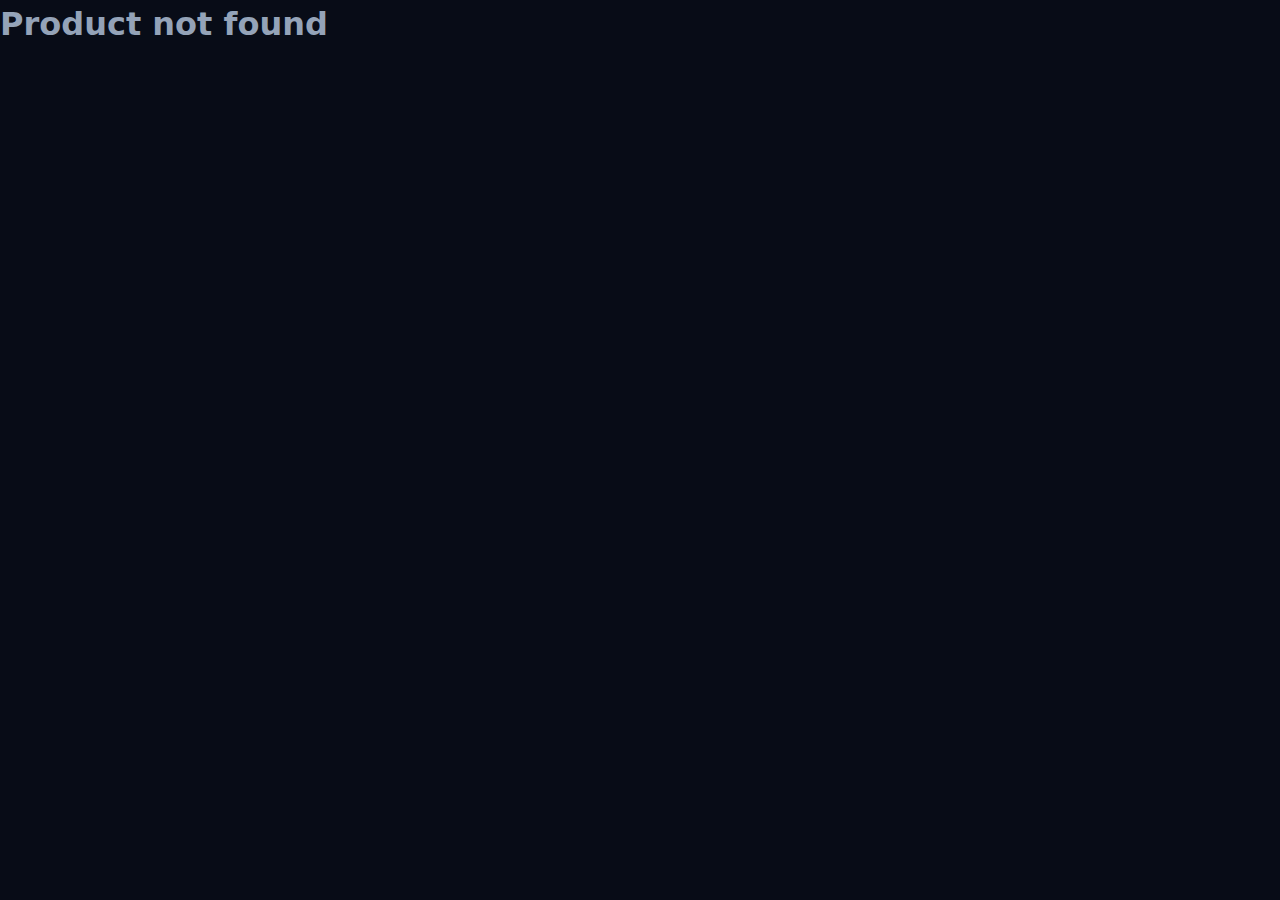
<file: product.html>
<!DOCTYPE html>
<html lang="en">
<head>
    <meta charset="UTF-8">
    <meta name="viewport" content="width=device-width, initial-scale=1.0">
    <title>Document</title>
    <link rel="stylesheet" href="style.css">
    <link rel="stylesheet" href="product.css">
</head>
<body>
  <nav class="nav">
    <div class="container">
        <div class="container_flex">

            <!-- Logo -->
            <a href="#" class="nav_icon_txt" aria-label="Homepage">
                <svg xmlns="http://www.w3.org/2000/svg" width="24" height="24" viewBox="0 0 24 24"><path fill="rgb(53, 114, 212)" d="M11 17.5a.75.75 0 0 0 0 1.5h2a.75.75 0 0 0 0-1.5z"/><path fill="rgb(53, 114, 212)" fill-rule="evenodd" d="M8 2a2.25 2.25 0 0 0-2.25 2.25v15.5A2.25 2.25 0 0 0 8 22h8a2.25 2.25 0 0 0 2.25-2.25V4.25A2.25 2.25 0 0 0 16 2zm-.75 2.25A.75.75 0 0 1 8 3.5h8a.75.75 0 0 1 .75.75v15.5a.75.75 0 0 1-.75.75H8a.75.75 0 0 1-.75-.75z" clip-rule="evenodd"/></svg>
                <span>PhoneVault</span>
            </a>

            <!-- Navigation Links -->
            <ul class="header_context">
                <li><a href="index.html">Home</a></li>
                <li><a href="phone.html">Phones</a></li>
                <li><a href="accessories.html">Accessories</a></li>
                <li><a href="about.html">About</a></li>
                <li><a href="contact.html">Contact</a></li>
            </ul>

            <!-- Right icons -->
            <div class="nav_actions">
                <a href="cart.html" class="cart-icon" aria-label="Cart">
                   <svg xmlns="http://www.w3.org/2000/svg" width="12" height="12" viewBox="0 0 24 24"><path fill="rgb(168, 172, 181)" d="M17 18a2 2 0 0 1 2 2a2 2 0 0 1-2 2a2 2 0 0 1-2-2c0-1.11.89-2 2-2M1 2h3.27l.94 2H20a1 1 0 0 1 1 1c0 .17-.05.34-.12.5l-3.58 6.47c-.34.61-1 1.03-1.75 1.03H8.1l-.9 1.63l-.03.12a.25.25 0 0 0 .25.25H19v2H7a2 2 0 0 1-2-2c0-.35.09-.68.24-.96l1.36-2.45L3 4H1zm6 16a2 2 0 0 1 2 2a2 2 0 0 1-2 2a2 2 0 0 1-2-2c0-1.11.89-2 2-2m9-7l2.78-5H6.14l2.36 5z"/></svg>
                    <span id="cart-count" class="badge">0</span>
                </a>

                <!-- Hamburger -->
                <button class="hamburger" aria-label="Menu">
                    <span></span>
                    <span></span>
                    <span></span>
                </button>
            </div>

        </div>
    </div>
</nav>
<!-- Div Container -->
 <main>
 <div class="product_detail_container">
    <nav class="flex_item">
        <a href="index.html">Home</a>
        <span>/</span>
        <a href="phone.html">Phones</a>
        <span>/</span>
        <a href="accessories.html">Accessories</a>
        <span>/</span>
        <span id="breadcrumb-product-name"></span>
    </nav>
    <div class="product_detail_display_container">
        <div class="img_product">
<img  id="product-image" src="" alt="">
        </div>
        <div class="product_details_spec"  data-id="iphone-15-pro-max" data-price="799000" data-name="iPhone 15 Pro Max"data-brand="Apple">
<div class="product_name_price_comp_name">
    <p id="product-brand"></p>
    <h1 id="product-name"></h1>
    <div class="old_new_price">
        <p class="new_p" id="product-price">₦799,000</p>
        <!-- <p class="old_p" id="product-old-price">₦899,000</p> -->
    </div>
    <p id="product-description">The most powerful iPhone ever with A17 Pro chip, titanium design, and advanced camera system.</p>
    <div class="specs">
        <h3>Specifications</h3>
        <ul id="product-specs">
            <li><svg xmlns="http://www.w3.org/2000/svg" width="12" height="12" viewBox="0 0 48 48"><path fill="rgb(59, 130, 245)" fill-rule="evenodd" stroke="rgb(59, 130, 245)" stroke-linecap="round" stroke-linejoin="round" stroke-width="4" d="m4 24l5-5l10 10L39 9l5 5l-25 25z" clip-rule="evenodd"/></svg><span>A17 Pro chip</span></li>
            <li><svg xmlns="http://www.w3.org/2000/svg" width="12" height="12" viewBox="0 0 48 48"><path fill="rgb(59, 130, 245)" fill-rule="evenodd" stroke="rgb(59, 130, 245)" stroke-linecap="round" stroke-linejoin="round" stroke-width="4" d="m4 24l5-5l10 10L39 9l5 5l-25 25z" clip-rule="evenodd"/></svg><span>6.7" Super Retina XDR display</span></li>
            <li><svg xmlns="http://www.w3.org/2000/svg" width="12" height="12" viewBox="0 0 48 48"><path fill="rgb(59, 130, 245)" fill-rule="evenodd" stroke="rgb(59, 130, 245)" stroke-linecap="round" stroke-linejoin="round" stroke-width="4" d="m4 24l5-5l10 10L39 9l5 5l-25 25z" clip-rule="evenodd"/></svg><span>48MP camera system</span></li>
            <li><svg xmlns="http://www.w3.org/2000/svg" width="12" height="12" viewBox="0 0 48 48"><path fill="rgb(59, 130, 245)" fill-rule="evenodd" stroke="rgb(59, 130, 245)" stroke-linecap="round" stroke-linejoin="round" stroke-width="4" d="m4 24l5-5l10 10L39 9l5 5l-25 25z" clip-rule="evenodd"/></svg><span>Titanium design</span></li>
            <li><svg xmlns="http://www.w3.org/2000/svg" width="12" height="12" viewBox="0 0 48 48"><path fill="rgb(59, 130, 245)" fill-rule="evenodd" stroke="rgb(59, 130, 245)" stroke-linecap="round" stroke-linejoin="round" stroke-width="4" d="m4 24l5-5l10 10L39 9l5 5l-25 25z" clip-rule="evenodd"/></svg><span>USB-C</span></li>
            <li><svg xmlns="http://www.w3.org/2000/svg" width="12" height="12" viewBox="0 0 48 48"><path fill="rgb(59, 130, 245)" fill-rule="evenodd" stroke="rgb(59, 130, 245)" stroke-linecap="round" stroke-linejoin="round" stroke-width="4" d="m4 24l5-5l10 10L39 9l5 5l-25 25z" clip-rule="evenodd"/></svg><span>256GB Storage</span></li>
        </ul>
    </div>
    <div class="quantity_add_to_cart">
    <div class="quantity">
        <span>Quantity:</span>
        <div class="quantity_bth">
            <button class="decrease">-</button>
            <span  class="qty">1</span>
            <button class="increase">+</button>
        </div>
    </div>
<button id="add-to-cart-btn" class="add_to_cart"><svg xmlns="http://www.w3.org/2000/svg" width="12" height="12" viewBox="0 0 24 24"><path fill="rgb(59, 130, 245)" d="M17 18c-1.11 0-2 .89-2 2a2 2 0 0 0 2 2a2 2 0 0 0 2-2a2 2 0 0 0-2-2M1 2v2h2l3.6 7.59l-1.36 2.45c-.15.28-.24.61-.24.96a2 2 0 0 0 2 2h12v-2H7.42a.25.25 0 0 1-.25-.25q0-.075.03-.12L8.1 13h7.45c.75 0 1.41-.42 1.75-1.03l3.58-6.47c.07-.16.12-.33.12-.5a1 1 0 0 0-1-1H5.21l-.94-2M7 18c-1.11 0-2 .89-2 2a2 2 0 0 0 2 2a2 2 0 0 0 2-2a2 2 0 0 0-2-2"/></svg>Add to Cart</button>
    </div>
</div>
        </div>
    </div>
    <!-- Realated Product -->
       <section class="product_display_section">
<div class="feature_div">
    <div class="feature_txt_div">
        <h2>Related Products</h2>
        <!-- <p>The latest and greatest smartphones</p> -->
    </div>
    <!-- <a href="#" class="display_view_all">
        View All
        <svg xmlns="http://www.w3.org/2000/svg" width="12" height="12" viewBox="0 0 24 24">
            <path fill="currentColor"
                d="M14.707 7.293a1 1 0 1 0-1.414 1.414L15.586 11H6a1 1 0 1 0 0 2h9.586l-2.293 2.293a1 1 0 0 0 1.414 1.414l4-4z"/>
        </svg>
    </a> -->
</div>
<div class="items_display_grid" id="related-products">
</div>
   </section>
 </div>
 </main>
    <!-- Footer -->
    <div class="footer_container">
        <div class="grid_footer_container">
            <div class="footer_logo_txt">
  <a href="#" class="nav_icon_txt" aria-label="Homepage">
                <svg xmlns="http://www.w3.org/2000/svg" width="24" height="24" viewBox="0 0 24 24"><path fill="rgb(53, 114, 212)" d="M11 17.5a.75.75 0 0 0 0 1.5h2a.75.75 0 0 0 0-1.5z"/><path fill="rgb(53, 114, 212)" fill-rule="evenodd" d="M8 2a2.25 2.25 0 0 0-2.25 2.25v15.5A2.25 2.25 0 0 0 8 22h8a2.25 2.25 0 0 0 2.25-2.25V4.25A2.25 2.25 0 0 0 16 2zm-.75 2.25A.75.75 0 0 1 8 3.5h8a.75.75 0 0 1 .75.75v15.5a.75.75 0 0 1-.75.75H8a.75.75 0 0 1-.75-.75z" clip-rule="evenodd"/></svg>
                <span>PhoneVault</span>
            </a>
            <p>Your trusted destination for premium smartphones and accessories. Quality products, unbeatable prices.</p>
            </div>
            <div class="footer_link">
<h4>Quick Links</h4>
<ul class="footer_ul_link">
    <li><a href="#">Phones</a></li>
    <li><a href="#">Accessories</a></li>
    <li><a href="#">About Us</a></li>
    <li><a href="#">Contact</a></li>
</ul>
            </div>
            <div class="footer_link">
<h4>Categories</h4>
<ul class="footer_ul_link">
    <li><a href="#">Earphones</a></li>
    <li><a href="#">Chargers</a></li>
    <li><a href="#">Phone Cases</a></li>
    <li><a href="#">Power Banks</a></li>
</ul>
            </div>
            <div class="footer_contact">
<h4>Contact Us</h4>
<ul class="contact_footer">
    <li class="flex_icon_txt">
        <svg xmlns="http://www.w3.org/2000/svg" width="12" height="12" viewBox="0 0 24 24"><path fill="rgb(59, 130, 245)" d="M6.62 10.79c1.44 2.83 3.76 5.14 6.59 6.59l2.2-2.2c.27-.27.67-.36 1.02-.24c1.12.37 2.33.57 3.57.57c.55 0 1 .45 1 1V20c0 .55-.45 1-1 1c-9.39 0-17-7.61-17-17c0-.55.45-1 1-1h3.5c.55 0 1 .45 1 1c0 1.25.2 2.45.57 3.57c.11.35.03.74-.25 1.02z"/></svg>
        <span>+234 801 234 5678</span>
    </li>
    <li class="flex_icon_txt">
        <svg xmlns="http://www.w3.org/2000/svg" width="12" height="12" viewBox="0 0 24 24"><path fill="rgb(59, 130, 245)" d="M4 20q-.825 0-1.412-.587T2 18V6q0-.825.588-1.412T4 4h16q.825 0 1.413.588T22 6v12q0 .825-.587 1.413T20 20zm8-7l8-5V6l-8 5l-8-5v2z"/></svg>
        <span>hello@phonevault.ng</span>
    </li>
    <li class="flex_icon_txt">
        <svg xmlns="http://www.w3.org/2000/svg" width="12" height="12" viewBox="0 0 24 24"><path fill="rgb(59, 130, 245)" d="M12 11.5A2.5 2.5 0 0 1 9.5 9A2.5 2.5 0 0 1 12 6.5A2.5 2.5 0 0 1 14.5 9a2.5 2.5 0 0 1-2.5 2.5M12 2a7 7 0 0 0-7 7c0 5.25 7 13 7 13s7-7.75 7-13a7 7 0 0 0-7-7"/></svg>
        <span>123 Tech Street, Lagos, Nigeria</span>
    </li>
</ul>
            </div>
        </div>
        <div class="border_line">
        <p class="reserved_txt">© 2026 PhoneVault. All rights reserved.</p>
        </div>
    </div>
<script src="index.js"></script>
<script src="cart.js"></script>
<script src="product.js"></script>
</body>
</html>
</file>
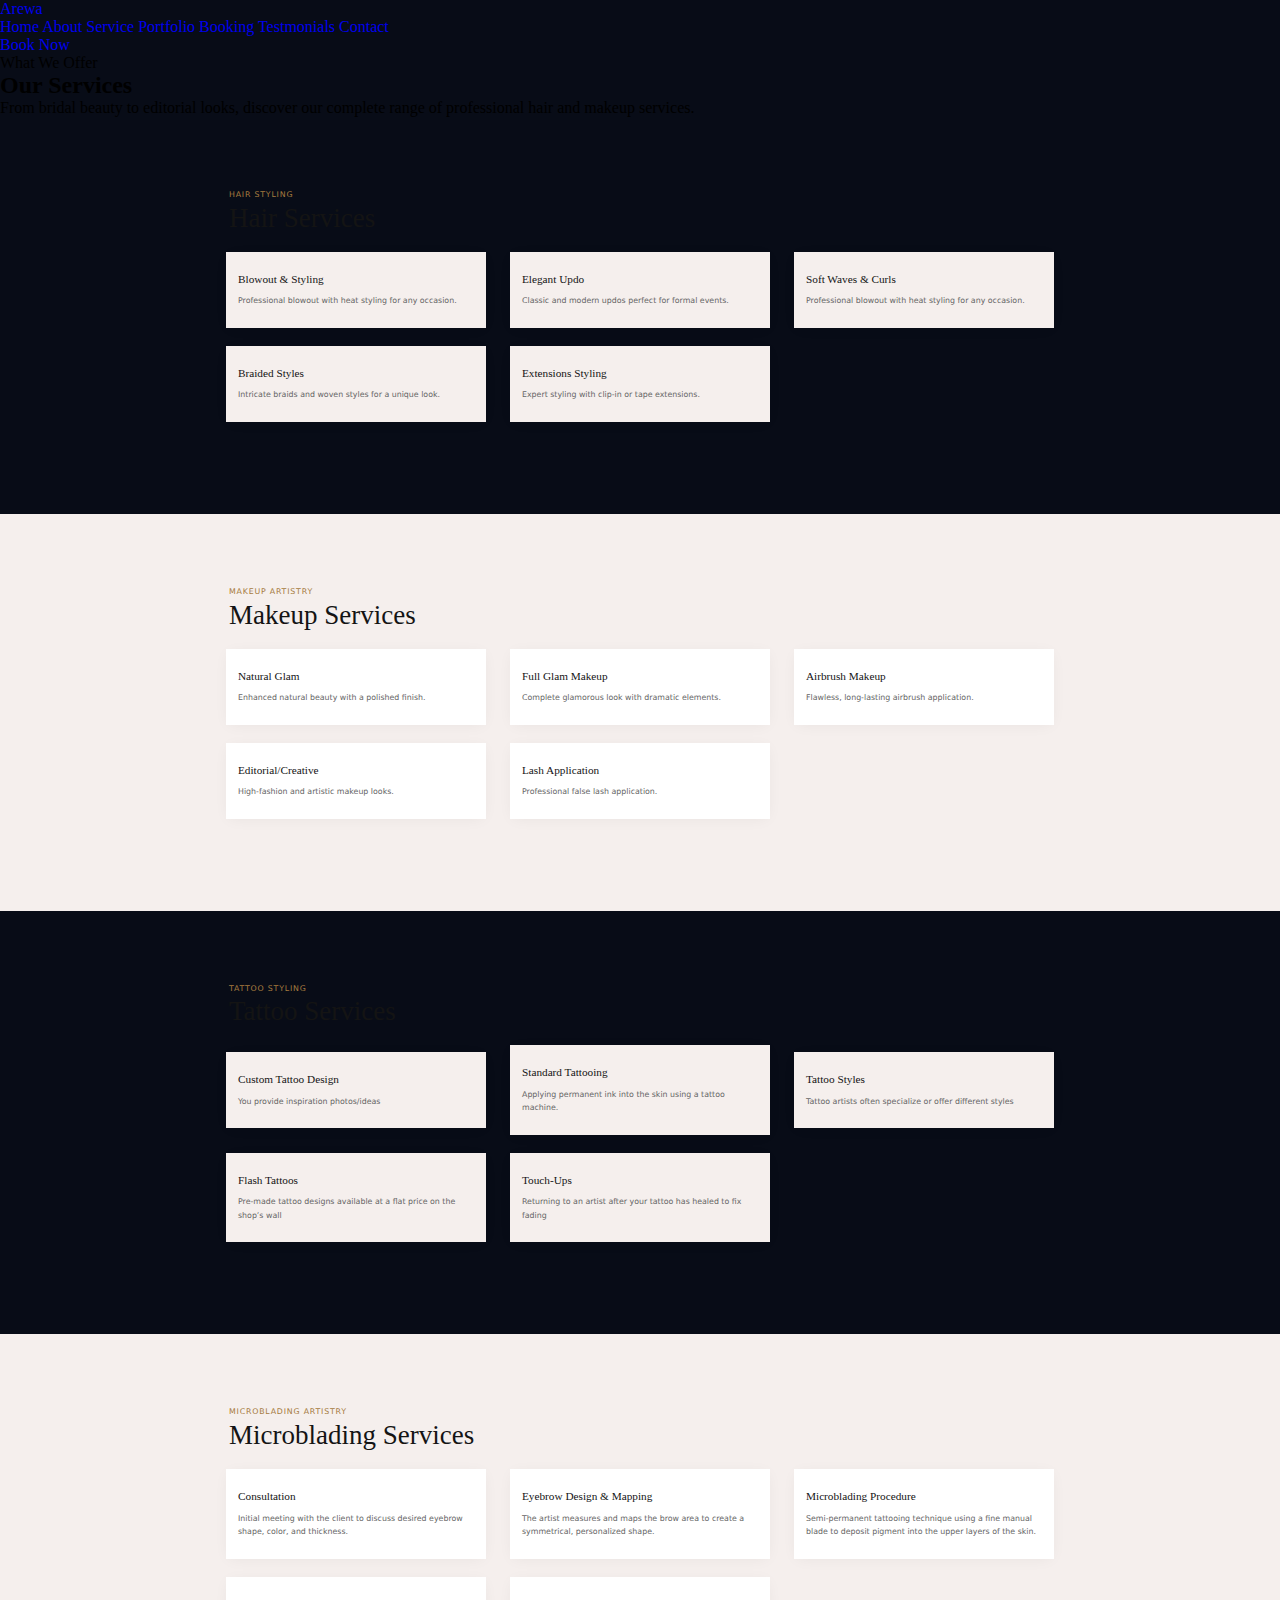
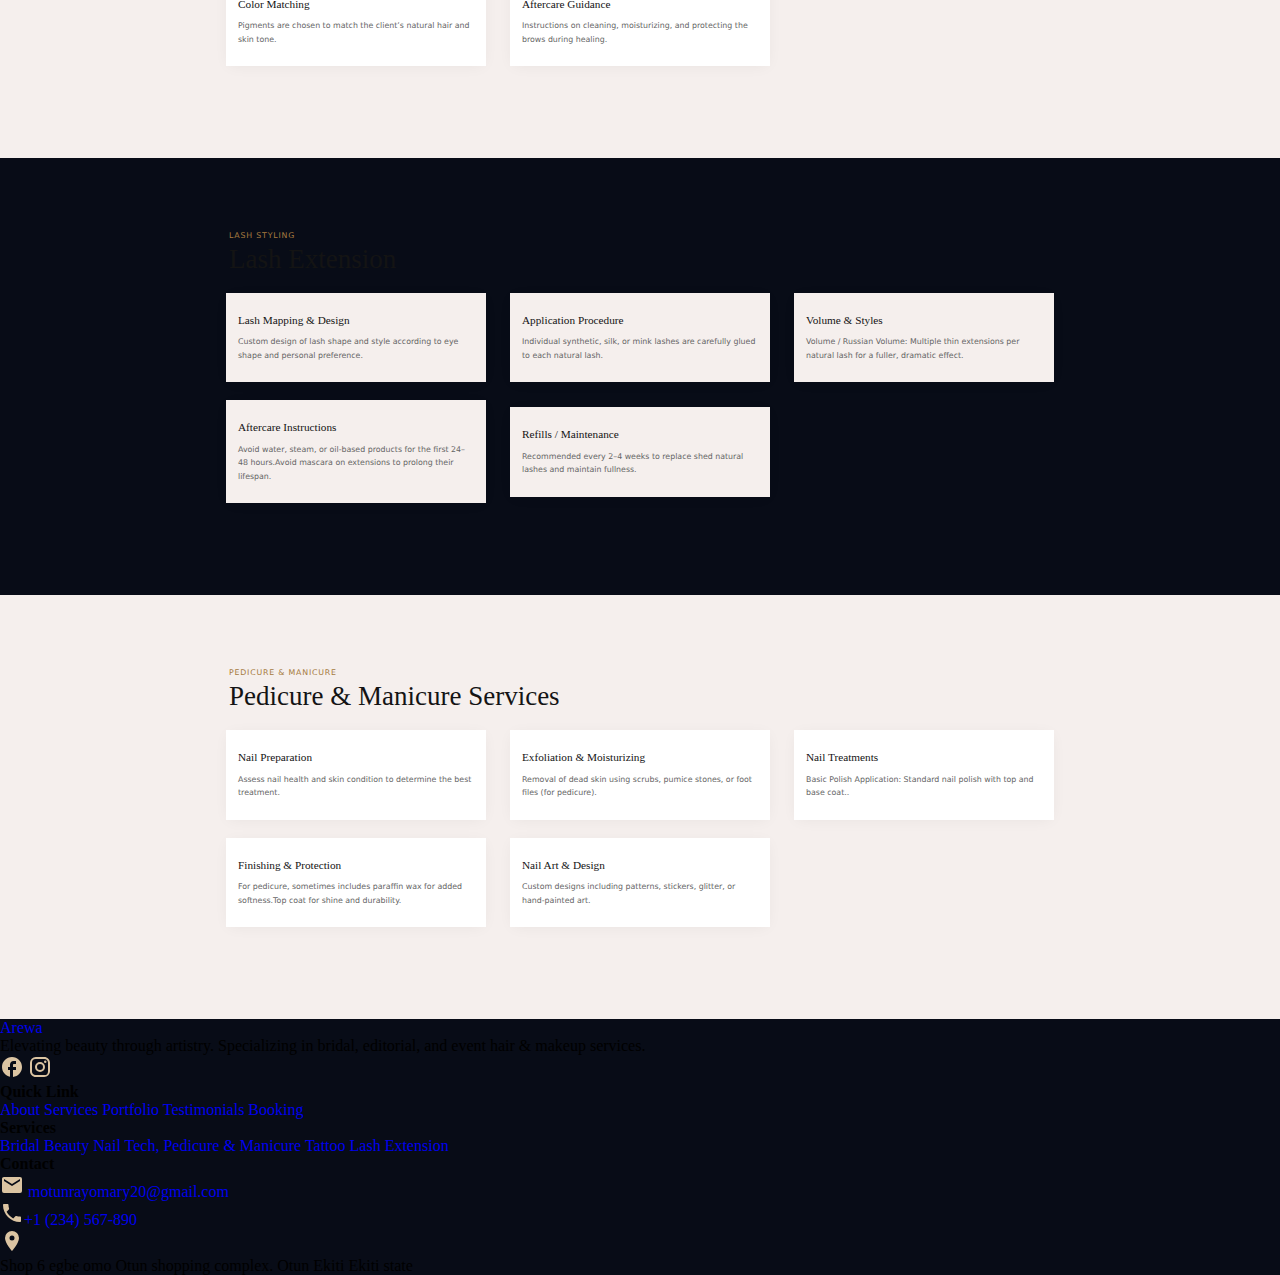
<file: service.html>
<!DOCTYPE html>
<html lang="en">
<head>
    <meta charset="UTF-8">
    <meta name="viewport" content="width=device-width, initial-scale=1.0">
    <title>Document</title>
    <link rel="stylesheet" href="style.css">
    <link rel="stylesheet" href="about.css">
    <link rel="stylesheet" href="service.css">
         <link rel="preconnect" href="https://fonts.googleapis.com">
<link rel="preconnect" href="https://fonts.gstatic.com" crossorigin>
<link href="https://fonts.googleapis.com/css2?family=Poppins:wght@400;600&display=swap" rel="stylesheet">
<Title>ArewaArtistry</Title>
</head>
<body>
       <nav class="Header_section">
    <a href="index.html" class="font">Arewa</a> 
        <!-- <img src="" alt=""> -->
<div class="header_cxt"  id="navLinks">
<a href="index.html">Home</a>
<a href="About.html">About</a>
<a href="service.html">Service</a>
<a href="portfolio.html">Portfolio</a>
<a href="booking.html">Booking</a>
<a href="Testimonials.html">Testmonials</a>
<a href="contact.html">Contact</a>
</div>
<a href="booking.html" class="book_btn">Book Now</a>
 <div class="hamburger" id="hamburger">
    <span></span>
    <span></span>
    <span></span>
  </div>
    </nav>
    <!-- Service Heading Text -->
     <section class="bout_service_section">
        <div class="service_div">
     <p class="p_story">What We Offer</p>
     <h2>Our Services</h2>
     <p>From bridal beauty to editorial looks, discover our complete range of professional hair and makeup services.</p>
        </div>
     </section>
     <!-- Services -->
      <section class="service_section">
<div class="service_heading">
<p>Hair Styling</p>
<h2>Hair Services</h2>
</div>
<div class="service_grid">
    <!-- 1 -->
<div class="service_service">
<div class="text_price">
<h3>Blowout & Styling</h3>
<!-- <span>From $85</span> -->
</div>
<p>Professional blowout with heat styling for any occasion.</p>
</div>
<!-- 2 -->
<div class="service_service">
    <div class="text_price">
        <h3>Elegant Updo</h3>
<!-- <span>From $150</span> -->
    </div>
<p>Classic and modern updos perfect for formal events.</p>
</div>
<!-- 3 -->
<div class="service_service">
    <div class="text_price">
        <h3>Soft Waves & Curls</h3>
    <!-- <span>From $120</span> -->
    </div>
<p>Professional blowout with heat styling for any occasion.</p>
</div>
<!-- 4 -->
<div class="service_service">
    <div class="text_price">
<h3>Braided Styles</h3>
    <!-- <span>From $100</span> -->
    </div>
<p>Intricate braids and woven styles for a unique look.</p>
</div>

<!-- 5 -->
<div class="service_service">
    <div class="text_price">
<h3>Extensions Styling</h3>
    <!-- <span>From $175</span> -->
    </div>
    <p>Expert styling with clip-in or tape extensions.</p>
</div>
</div>
      </section>
      <!-- Make Up Section -->
          <section class="service_section" id="service_section">
<div class="service_heading">
<p>Makeup Artistry</p>
<h2>Makeup Services</h2>
</div>
<div class="service_grid">
    <!-- 1 -->
<div class="service_service" id="service_id">
<div class="text_price">
<h3>Natural Glam</h3>
<!-- <span>From $125</span> -->
</div>
<p>Enhanced natural beauty with a polished finish.</p>
</div>
<!-- 2 -->
<div class="service_service" id="service_id">
    <div class="text_price">
        <h3>Full Glam Makeup</h3>
<!-- <span>From $175</span> -->
    </div>
<p>Complete glamorous look with dramatic elements.</p>
</div>
<!-- 3 -->
<div class="service_service" id="service_id">
    <div class="text_price">
        <h3>Airbrush Makeup</h3>
    <!-- <span>From $200</span> -->
    </div>
<p>Flawless, long-lasting airbrush application.</p>
</div>
<!-- 4 -->
<div class="service_service" id="service_id">
    <div class="text_price">
<h3>Editorial/Creative</h3>
    <!-- <span>From $250</span> -->
    </div>
<p>High-fashion and artistic makeup looks.</p>
</div>

<!-- 5 -->
<div class="service_service" id="service_id">
    <div class="text_price">
<h3>Lash Application</h3>
    <!-- <span>From $35</span> -->
    </div>
    <p>Professional false lash application.</p>
</div>
</div>
      </section>
      <!-- Tattoo -->
         <section class="service_section">
<div class="service_heading">
<p>Tattoo Styling</p>
<h2>Tattoo Services</h2>
</div>
<div class="service_grid">
    <!-- 1 -->
<div class="service_service">
<div class="text_price">
<h3>Custom Tattoo Design</h3>
<!-- <span>From $85</span> -->
</div>
<p>You provide inspiration photos/ideas</p>
</div>
<!-- 2 -->
<div class="service_service">
    <div class="text_price">
        <h3>Standard Tattooing</h3>
<!-- <span>From $150</span> -->
    </div>
<p>Applying permanent ink into the skin using a tattoo machine.</p>
</div>
<!-- 3 -->
<div class="service_service">
    <div class="text_price">
        <h3>Tattoo Styles</h3>
    <!-- <span>From $120</span> -->
    </div>
<p>Tattoo artists often specialize or offer different styles</p>
</div>
<!-- 4 -->
<div class="service_service">
    <div class="text_price">
<h3>Flash Tattoos</h3>
    <!-- <span>From $100</span> -->
    </div>
<p>Pre-made tattoo designs available at a flat price on the shop’s wall</p>
</div>

<!-- 5 -->
<div class="service_service">
    <div class="text_price">
<h3>Touch-Ups</h3>
    <!-- <span>From $175</span> -->
    </div>
    <p>Returning to an artist after your tattoo has healed to fix fading</p>
</div>
</div>
      </section>
      <!-- Microblading -->
        <section class="service_section" id="service_section">
<div class="service_heading">
<p>Microblading Artistry</p>
<h2>Microblading Services</h2>
</div>
<div class="service_grid">
    <!-- 1 -->
<div class="service_service" id="service_id">
<div class="text_price">
<h3>Consultation</h3>
<!-- <span>From $125</span> -->
</div>
<p>Initial meeting with the client to discuss desired eyebrow shape, color, and thickness.</p>
</div>
<!-- 2 -->
<div class="service_service" id="service_id">
    <div class="text_price">
        <h3>Eyebrow Design & Mapping</h3>
<!-- <span>From $175</span> -->
    </div>
<p>The artist measures and maps the brow area to create a symmetrical, personalized shape.</p>
</div>
<!-- 3 -->
<div class="service_service" id="service_id">
    <div class="text_price">
        <h3>Microblading Procedure</h3>
    <!-- <span>From $200</span> -->
    </div>
<p>Semi-permanent tattooing technique using a fine manual blade to deposit pigment into the upper layers of the skin.</p>
</div>
<!-- 4 -->
<div class="service_service" id="service_id">
    <div class="text_price">
<h3>Color Matching</h3>
    <!-- <span>From $250</span> -->
    </div>
<p>Pigments are chosen to match the client’s natural hair and skin tone.</p>
</div>

<!-- 5 -->
<div class="service_service" id="service_id">
    <div class="text_price">
<h3>Aftercare Guidance</h3>
    <!-- <span>From $35</span> -->
    </div>
    <p>Instructions on cleaning, moisturizing, and protecting the brows during healing.</p>
</div>
</div>
      </section>
      <!-- Lash Extension -->
         <section class="service_section">
<div class="service_heading">
<p>Lash Styling</p>
<h2>Lash Extension</h2>
</div>
<div class="service_grid">
    <!-- 1 -->
<div class="service_service">
<div class="text_price">
<h3>Lash Mapping & Design</h3>
<!-- <span>From $85</span> -->
</div>
<p>Custom design of lash shape and style according to eye shape and personal preference.</p>
</div>
<!-- 2 -->
<div class="service_service">
    <div class="text_price">
        <h3>Application Procedure</h3>
<!-- <span>From $150</span> -->
    </div>
<p>Individual synthetic, silk, or mink lashes are carefully glued to each natural lash.</p>
</div>
<!-- 3 -->
<div class="service_service">
    <div class="text_price">
        <h3>Volume & Styles</h3>
    <!-- <span>From $120</span> -->
    </div>
<p>Volume / Russian Volume: Multiple thin extensions per natural lash for a fuller, dramatic effect.</p>
</div>
<!-- 4 -->
<div class="service_service">
    <div class="text_price">
<h3>Aftercare Instructions</h3>
    <!-- <span>From $100</span> -->
    </div>
<p>Avoid water, steam, or oil-based products for the first 24–48 hours.Avoid mascara on extensions to prolong their lifespan.</p>
</div>

<!-- 5 -->
<div class="service_service">
    <div class="text_price">
<h3>Refills / Maintenance</h3>
    <!-- <span>From $175</span> -->
    </div>
    <p>Recommended every 2–4 weeks to replace shed natural lashes and maintain fullness.</p>
</div>
</div>
</section>
<!-- Pedicure & Manicure -->
        <section class="service_section" id="service_section">
<div class="service_heading">
<p>Pedicure & Manicure</p>
<h2>Pedicure & Manicure Services</h2>
</div>
<div class="service_grid">
    <!-- 1 -->
<div class="service_service" id="service_id">
<div class="text_price">
<h3>Nail Preparation</h3>
<!-- <span>From $125</span> -->
</div>
<p>Assess nail health and skin condition to determine the best treatment.</p>
</div>
<!-- 2 -->
<div class="service_service" id="service_id">
    <div class="text_price">
        <h3>Exfoliation & Moisturizing</h3>
<!-- <span>From $175</span> -->
    </div>
<p>Removal of dead skin using scrubs, pumice stones, or foot files (for pedicure).</p>
</div>
<!-- 3 -->
<div class="service_service" id="service_id">
    <div class="text_price">
        <h3>Nail Treatments</h3>
    <!-- <span>From $200</span> -->
    </div>
<p>Basic Polish Application: Standard nail polish with top and base coat..</p>
</div>
<!-- 4 -->
<div class="service_service" id="service_id">
    <div class="text_price">
<h3>Finishing & Protection</h3>
    <!-- <span>From $250</span> -->
    </div>
<p>For pedicure, sometimes includes paraffin wax for added softness.Top coat for shine and durability.</p>
</div>

<!-- 5 -->
<div class="service_service" id="service_id">
    <div class="text_price">
<h3>Nail Art & Design</h3>
    <!-- <span>From $35</span> -->
    </div>
    <p>Custom designs including patterns, stickers, glitter, or hand-painted art.</p>
</div>
</div>
      </section>
 <!-- Footer -->
         <footer class="footer">
            <!-- <div class="footer_heading_txt">
                <h2>Ready to Feel Beautiful?</h2>
                <p>Let's create something beautiful together. Book your consultation today and discover the BelleArtistry difference.</p>
                 <a href="#" class="book">Book Your Appointment<svg xmlns="http://www.w3.org/2000/svg" width="12" height="24" viewBox="0 0 12 24"><path fill="rgb(255, 255, 255)" fill-rule="evenodd" d="M10.157 12.711L4.5 18.368l-1.414-1.414l4.95-4.95l-4.95-4.95L4.5 5.64l5.657 5.657a1 1 0 0 1 0 1.414"/></svg></a>
            </div> -->
            <div class="footer_links">
<div class="grid_link">
    <div class="logo_div_footer">
<a href="#" class="font_footer">Arewa</a> 
<p>Elevating beauty through artistry. Specializing in bridal, editorial, and event hair & makeup services.</p>
<div class="footer_icon">
    <a href="#"><svg xmlns="http://www.w3.org/2000/svg" width="24" height="24" viewBox="0 0 24 24"><path fill="rgb(219, 196, 162)" d="M22 12c0-5.52-4.48-10-10-10S2 6.48 2 12c0 4.84 3.44 8.87 8 9.8V15H8v-3h2V9.5C10 7.57 11.57 6 13.5 6H16v3h-2c-.55 0-1 .45-1 1v2h3v3h-3v6.95c5.05-.5 9-4.76 9-9.95"/></svg></a>
    <a href="#"><svg xmlns="http://www.w3.org/2000/svg" width="24" height="24" viewBox="0 0 24 24"><path fill="rgb(219, 196, 162)" d="M7.8 2h8.4C19.4 2 22 4.6 22 7.8v8.4a5.8 5.8 0 0 1-5.8 5.8H7.8C4.6 22 2 19.4 2 16.2V7.8A5.8 5.8 0 0 1 7.8 2m-.2 2A3.6 3.6 0 0 0 4 7.6v8.8C4 18.39 5.61 20 7.6 20h8.8a3.6 3.6 0 0 0 3.6-3.6V7.6C20 5.61 18.39 4 16.4 4zm9.65 1.5a1.25 1.25 0 0 1 1.25 1.25A1.25 1.25 0 0 1 17.25 8A1.25 1.25 0 0 1 16 6.75a1.25 1.25 0 0 1 1.25-1.25M12 7a5 5 0 0 1 5 5a5 5 0 0 1-5 5a5 5 0 0 1-5-5a5 5 0 0 1 5-5m0 2a3 3 0 0 0-3 3a3 3 0 0 0 3 3a3 3 0 0 0 3-3a3 3 0 0 0-3-3"/></svg></a>
</div>
    </div>
    <!-- Quick Link -->
    <div class="general_footer">
        <h4>Quick Link</h4>
        <a href="About.html">About</a>
        <a href="service.html">Services</a>
        <a href="portfolio.html">Portfolio</a>
        <a href="Testimonials.html">Testimonials</a>
        <a href="booking.html">Booking</a>
    </div>
    <!-- Service -->
      <div class="general_footer">
        <h4>Services</h4>
        <a href="#">Bridal Beauty</a>
        <a href="#">Nail Tech, Pedicure & Manicure</a>
        <a href="#">Tattoo</a>
        <a href="#">Lash Extension</a>
    </div>
    <!-- Contact -->
     <div class="general_footer">
    <h4>Contact</h4>
    <ul>
        <li><svg xmlns="http://www.w3.org/2000/svg" width="24" height="24" viewBox="0 0 24 24"><path fill="rgb(219, 196, 162)" d="m20 8l-8 5l-8-5V6l8 5l8-5m0-2H4c-1.11 0-2 .89-2 2v12a2 2 0 0 0 2 2h16a2 2 0 0 0 2-2V6a2 2 0 0 0-2-2"/></svg> <a href="#">motunrayomary20@gmail.com</a></li>
        <li><svg xmlns="http://www.w3.org/2000/svg" width="24" height="24" viewBox="0 0 24 24"><path fill="rgb(219, 196, 162)" d="M6.62 10.79c1.44 2.83 3.76 5.14 6.59 6.59l2.2-2.2c.27-.27.67-.36 1.02-.24c1.12.37 2.33.57 3.57.57c.55 0 1 .45 1 1V20c0 .55-.45 1-1 1c-9.39 0-17-7.61-17-17c0-.55.45-1 1-1h3.5c.55 0 1 .45 1 1c0 1.25.2 2.45.57 3.57c.11.35.03.74-.25 1.02z"/></svg><a href="#">+1 (234) 567-890</a></li>
        <li><svg xmlns="http://www.w3.org/2000/svg" width="24" height="24" viewBox="0 0 24 24"><path fill="rgb(219, 196, 162)" d="M12 11.5A2.5 2.5 0 0 1 9.5 9A2.5 2.5 0 0 1 12 6.5A2.5 2.5 0 0 1 14.5 9a2.5 2.5 0 0 1-2.5 2.5M12 2a7 7 0 0 0-7 7c0 5.25 7 13 7 13s7-7.75 7-13a7 7 0 0 0-7-7"/></svg><p class="la">Shop 6 egbe omo Otun shopping complex. Otun Ekiti Ekiti state</p></li>
    </ul>
     </div>
</div>
            </div>
         </footer>
     <script src="index.js"></script>
</body>
</html>
</file>
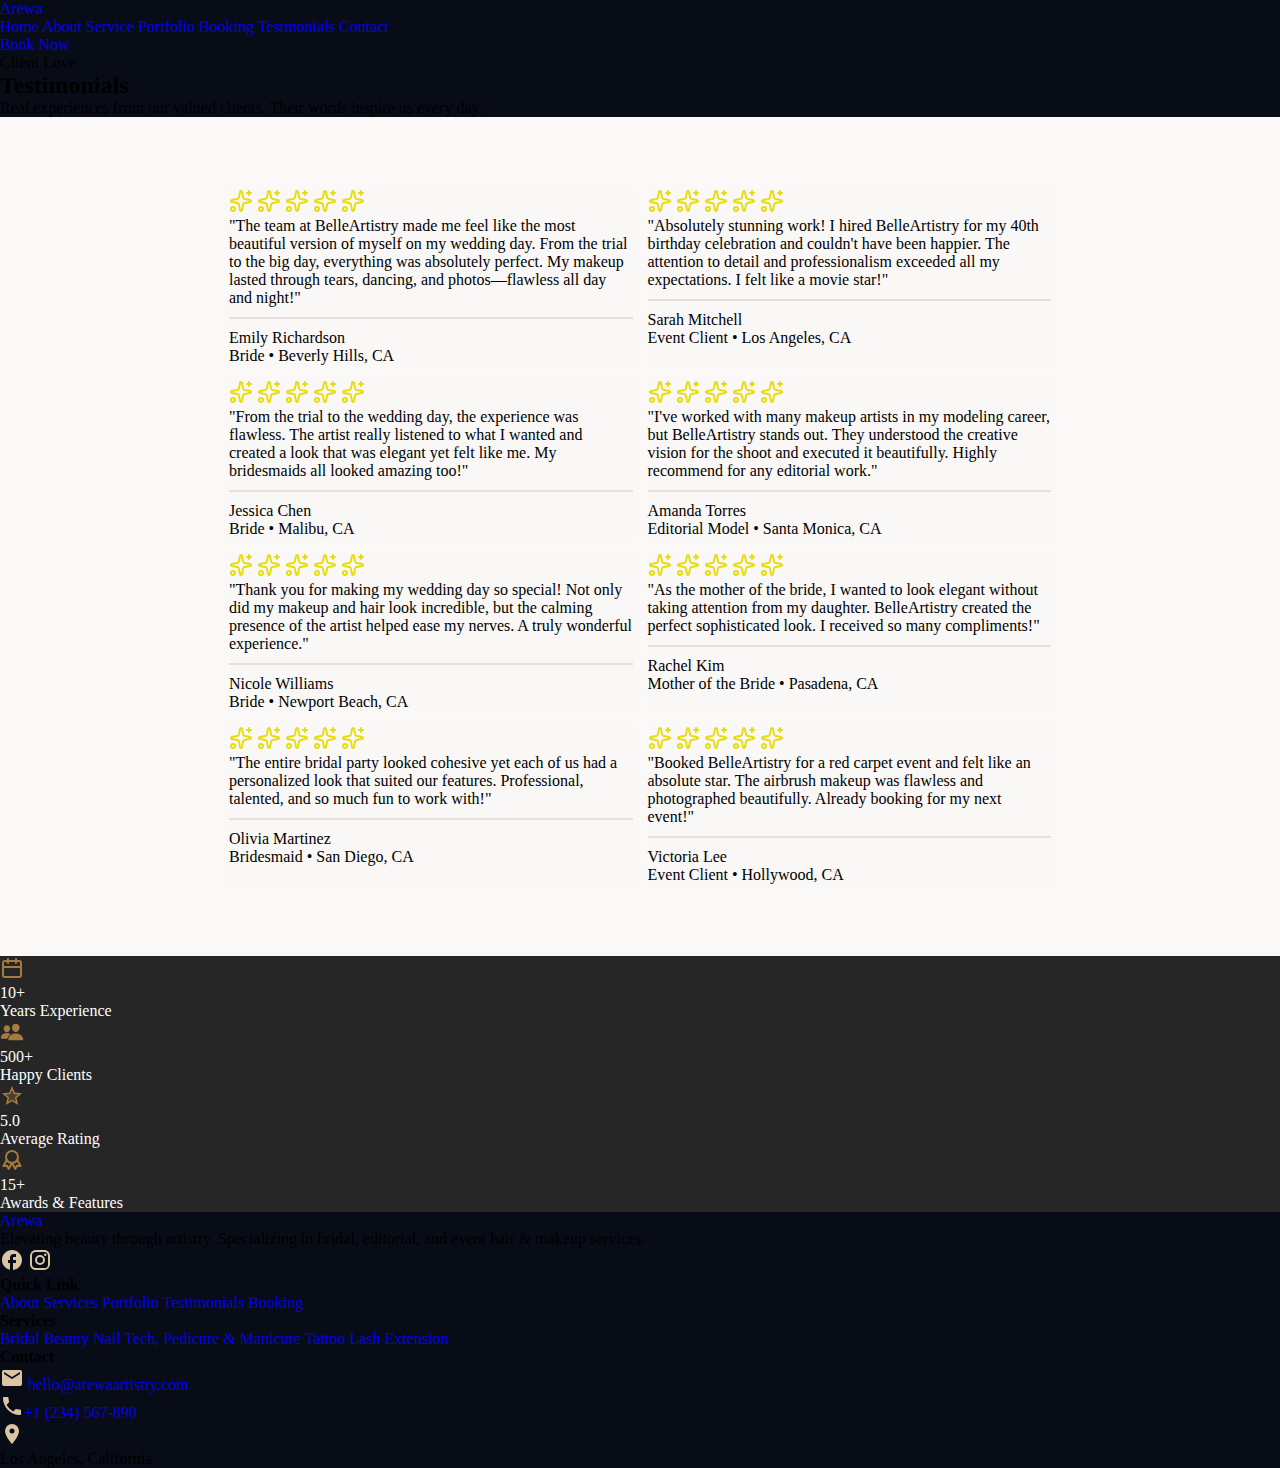
<file: Testimonials.html>
<!DOCTYPE html>
<html lang="en">
<head>
    <meta charset="UTF-8">
    <meta name="viewport" content="width=device-width, initial-scale=1.0">
    <title>Document</title>
    <link rel="stylesheet" href="Testimonials.css">
    <link rel="stylesheet" href="about.css">
    <link rel="stylesheet" href="service.css">
    <link rel="stylesheet" href="style.css">
         <link rel="preconnect" href="https://fonts.googleapis.com">
<link rel="preconnect" href="https://fonts.gstatic.com" crossorigin>
<link href="https://fonts.googleapis.com/css2?family=Poppins:wght@400;600&display=swap" rel="stylesheet">
<Title>ArewaArtistry</Title>
</head>
<body>
           <nav class="Header_section">
    <a href="index.html" class="font">Arewa</a> 
        <!-- <img src="" alt=""> -->
<div class="header_cxt"  id="navLinks">
<a href="index.html">Home</a>
<a href="About.html">About</a>
<a href="service.html">Service</a>
<a href="portfolio.html">Portfolio</a>
<a href="booking.html">Booking</a>
<a href="Testimonials.html">Testmonials</a>
<a href="contact.html">Contact</a>
</div>
<a href="booking.html" class="book_btn">Book Now</a>
 <div class="hamburger" id="hamburger">
    <span></span>
    <span></span>
    <span></span>
  </div>
    </nav>
    <!-- Testmonial Section -->
      <section class="bout_service_section">
        <div class="service_div">
     <p class="p_story">Client Love</p>
     <h2>Testimonials</h2>
     <p>Real experiences from our valued clients. Their words inspire us every day.</p>
        </div>
     </section>
     <!-- Client Review Section -->
      <section class="client_review_section">
        <div class="client_review_div">
            <div class="client_div_txt_grid">
 <!-- 1 -->
     <div class="client_rew" id="Testimonials_id">
        <div class="stars">
           <svg xmlns="http://www.w3.org/2000/svg" width="24" height="24" viewBox="0 0 24 24"><g fill="none" stroke="#e7dc0e" stroke-linecap="round" stroke-linejoin="round" stroke-width="2"><path d="M11.017 2.814a1 1 0 0 1 1.966 0l1.051 5.558a2 2 0 0 0 1.594 1.594l5.558 1.051a1 1 0 0 1 0 1.966l-5.558 1.051a2 2 0 0 0-1.594 1.594l-1.051 5.558a1 1 0 0 1-1.966 0l-1.051-5.558a2 2 0 0 0-1.594-1.594l-5.558-1.051a1 1 0 0 1 0-1.966l5.558-1.051a2 2 0 0 0 1.594-1.594zM20 2v4m2-2h-4"/><circle cx="4" cy="20" r="2"/></g></svg>
           <svg xmlns="http://www.w3.org/2000/svg" width="24" height="24" viewBox="0 0 24 24"><g fill="none" stroke="#e7dc0e" stroke-linecap="round" stroke-linejoin="round" stroke-width="2"><path d="M11.017 2.814a1 1 0 0 1 1.966 0l1.051 5.558a2 2 0 0 0 1.594 1.594l5.558 1.051a1 1 0 0 1 0 1.966l-5.558 1.051a2 2 0 0 0-1.594 1.594l-1.051 5.558a1 1 0 0 1-1.966 0l-1.051-5.558a2 2 0 0 0-1.594-1.594l-5.558-1.051a1 1 0 0 1 0-1.966l5.558-1.051a2 2 0 0 0 1.594-1.594zM20 2v4m2-2h-4"/><circle cx="4" cy="20" r="2"/></g></svg>
           <svg xmlns="http://www.w3.org/2000/svg" width="24" height="24" viewBox="0 0 24 24"><g fill="none" stroke="#e7dc0e" stroke-linecap="round" stroke-linejoin="round" stroke-width="2"><path d="M11.017 2.814a1 1 0 0 1 1.966 0l1.051 5.558a2 2 0 0 0 1.594 1.594l5.558 1.051a1 1 0 0 1 0 1.966l-5.558 1.051a2 2 0 0 0-1.594 1.594l-1.051 5.558a1 1 0 0 1-1.966 0l-1.051-5.558a2 2 0 0 0-1.594-1.594l-5.558-1.051a1 1 0 0 1 0-1.966l5.558-1.051a2 2 0 0 0 1.594-1.594zM20 2v4m2-2h-4"/><circle cx="4" cy="20" r="2"/></g></svg>
           <svg xmlns="http://www.w3.org/2000/svg" width="24" height="24" viewBox="0 0 24 24"><g fill="none" stroke="#e7dc0e" stroke-linecap="round" stroke-linejoin="round" stroke-width="2"><path d="M11.017 2.814a1 1 0 0 1 1.966 0l1.051 5.558a2 2 0 0 0 1.594 1.594l5.558 1.051a1 1 0 0 1 0 1.966l-5.558 1.051a2 2 0 0 0-1.594 1.594l-1.051 5.558a1 1 0 0 1-1.966 0l-1.051-5.558a2 2 0 0 0-1.594-1.594l-5.558-1.051a1 1 0 0 1 0-1.966l5.558-1.051a2 2 0 0 0 1.594-1.594zM20 2v4m2-2h-4"/><circle cx="4" cy="20" r="2"/></g></svg>
           <svg xmlns="http://www.w3.org/2000/svg" width="24" height="24" viewBox="0 0 24 24"><g fill="none" stroke="#e7dc0e" stroke-linecap="round" stroke-linejoin="round" stroke-width="2"><path d="M11.017 2.814a1 1 0 0 1 1.966 0l1.051 5.558a2 2 0 0 0 1.594 1.594l5.558 1.051a1 1 0 0 1 0 1.966l-5.558 1.051a2 2 0 0 0-1.594 1.594l-1.051 5.558a1 1 0 0 1-1.966 0l-1.051-5.558a2 2 0 0 0-1.594-1.594l-5.558-1.051a1 1 0 0 1 0-1.966l5.558-1.051a2 2 0 0 0 1.594-1.594zM20 2v4m2-2h-4"/><circle cx="4" cy="20" r="2"/></g></svg>
        </div>
        <p class="comment">"The team at BelleArtistry made me feel like the most beautiful version of myself on my wedding day. From the trial to the big day, everything was absolutely perfect. My makeup lasted through tears, dancing, and photos—flawless all day and night!"</p>
        <div class="line"></div>
        <p class="name">Emily Richardson</p>
        <p class="occupation">Bride • Beverly Hills, CA</p>
     </div>
     <!-- 2 -->
       <div class="client_rew" id="Testimonials_id">
        <div class="stars">
           <svg xmlns="http://www.w3.org/2000/svg" width="24" height="24" viewBox="0 0 24 24"><g fill="none" stroke="#e7dc0e" stroke-linecap="round" stroke-linejoin="round" stroke-width="2"><path d="M11.017 2.814a1 1 0 0 1 1.966 0l1.051 5.558a2 2 0 0 0 1.594 1.594l5.558 1.051a1 1 0 0 1 0 1.966l-5.558 1.051a2 2 0 0 0-1.594 1.594l-1.051 5.558a1 1 0 0 1-1.966 0l-1.051-5.558a2 2 0 0 0-1.594-1.594l-5.558-1.051a1 1 0 0 1 0-1.966l5.558-1.051a2 2 0 0 0 1.594-1.594zM20 2v4m2-2h-4"/><circle cx="4" cy="20" r="2"/></g></svg>
           <svg xmlns="http://www.w3.org/2000/svg" width="24" height="24" viewBox="0 0 24 24"><g fill="none" stroke="#e7dc0e" stroke-linecap="round" stroke-linejoin="round" stroke-width="2"><path d="M11.017 2.814a1 1 0 0 1 1.966 0l1.051 5.558a2 2 0 0 0 1.594 1.594l5.558 1.051a1 1 0 0 1 0 1.966l-5.558 1.051a2 2 0 0 0-1.594 1.594l-1.051 5.558a1 1 0 0 1-1.966 0l-1.051-5.558a2 2 0 0 0-1.594-1.594l-5.558-1.051a1 1 0 0 1 0-1.966l5.558-1.051a2 2 0 0 0 1.594-1.594zM20 2v4m2-2h-4"/><circle cx="4" cy="20" r="2"/></g></svg>
           <svg xmlns="http://www.w3.org/2000/svg" width="24" height="24" viewBox="0 0 24 24"><g fill="none" stroke="#e7dc0e" stroke-linecap="round" stroke-linejoin="round" stroke-width="2"><path d="M11.017 2.814a1 1 0 0 1 1.966 0l1.051 5.558a2 2 0 0 0 1.594 1.594l5.558 1.051a1 1 0 0 1 0 1.966l-5.558 1.051a2 2 0 0 0-1.594 1.594l-1.051 5.558a1 1 0 0 1-1.966 0l-1.051-5.558a2 2 0 0 0-1.594-1.594l-5.558-1.051a1 1 0 0 1 0-1.966l5.558-1.051a2 2 0 0 0 1.594-1.594zM20 2v4m2-2h-4"/><circle cx="4" cy="20" r="2"/></g></svg>
           <svg xmlns="http://www.w3.org/2000/svg" width="24" height="24" viewBox="0 0 24 24"><g fill="none" stroke="#e7dc0e" stroke-linecap="round" stroke-linejoin="round" stroke-width="2"><path d="M11.017 2.814a1 1 0 0 1 1.966 0l1.051 5.558a2 2 0 0 0 1.594 1.594l5.558 1.051a1 1 0 0 1 0 1.966l-5.558 1.051a2 2 0 0 0-1.594 1.594l-1.051 5.558a1 1 0 0 1-1.966 0l-1.051-5.558a2 2 0 0 0-1.594-1.594l-5.558-1.051a1 1 0 0 1 0-1.966l5.558-1.051a2 2 0 0 0 1.594-1.594zM20 2v4m2-2h-4"/><circle cx="4" cy="20" r="2"/></g></svg>
           <svg xmlns="http://www.w3.org/2000/svg" width="24" height="24" viewBox="0 0 24 24"><g fill="none" stroke="#e7dc0e" stroke-linecap="round" stroke-linejoin="round" stroke-width="2"><path d="M11.017 2.814a1 1 0 0 1 1.966 0l1.051 5.558a2 2 0 0 0 1.594 1.594l5.558 1.051a1 1 0 0 1 0 1.966l-5.558 1.051a2 2 0 0 0-1.594 1.594l-1.051 5.558a1 1 0 0 1-1.966 0l-1.051-5.558a2 2 0 0 0-1.594-1.594l-5.558-1.051a1 1 0 0 1 0-1.966l5.558-1.051a2 2 0 0 0 1.594-1.594zM20 2v4m2-2h-4"/><circle cx="4" cy="20" r="2"/></g></svg>
        </div>
        <p class="comment">"Absolutely stunning work! I hired BelleArtistry for my 40th birthday celebration and couldn't have been happier. The attention to detail and professionalism exceeded all my expectations. I felt like a movie star!"</p>
        <div class="line"></div>
        <p class="name">Sarah Mitchell</p>
        <p class="occupation">Event Client • Los Angeles, CA</p>
     </div>
     <!-- 3 -->
       <div class="client_rew" id="Testimonials_id">
        <div class="stars">
           <svg xmlns="http://www.w3.org/2000/svg" width="24" height="24" viewBox="0 0 24 24"><g fill="none" stroke="#e7dc0e" stroke-linecap="round" stroke-linejoin="round" stroke-width="2"><path d="M11.017 2.814a1 1 0 0 1 1.966 0l1.051 5.558a2 2 0 0 0 1.594 1.594l5.558 1.051a1 1 0 0 1 0 1.966l-5.558 1.051a2 2 0 0 0-1.594 1.594l-1.051 5.558a1 1 0 0 1-1.966 0l-1.051-5.558a2 2 0 0 0-1.594-1.594l-5.558-1.051a1 1 0 0 1 0-1.966l5.558-1.051a2 2 0 0 0 1.594-1.594zM20 2v4m2-2h-4"/><circle cx="4" cy="20" r="2"/></g></svg>
           <svg xmlns="http://www.w3.org/2000/svg" width="24" height="24" viewBox="0 0 24 24"><g fill="none" stroke="#e7dc0e" stroke-linecap="round" stroke-linejoin="round" stroke-width="2"><path d="M11.017 2.814a1 1 0 0 1 1.966 0l1.051 5.558a2 2 0 0 0 1.594 1.594l5.558 1.051a1 1 0 0 1 0 1.966l-5.558 1.051a2 2 0 0 0-1.594 1.594l-1.051 5.558a1 1 0 0 1-1.966 0l-1.051-5.558a2 2 0 0 0-1.594-1.594l-5.558-1.051a1 1 0 0 1 0-1.966l5.558-1.051a2 2 0 0 0 1.594-1.594zM20 2v4m2-2h-4"/><circle cx="4" cy="20" r="2"/></g></svg>
           <svg xmlns="http://www.w3.org/2000/svg" width="24" height="24" viewBox="0 0 24 24"><g fill="none" stroke="#e7dc0e" stroke-linecap="round" stroke-linejoin="round" stroke-width="2"><path d="M11.017 2.814a1 1 0 0 1 1.966 0l1.051 5.558a2 2 0 0 0 1.594 1.594l5.558 1.051a1 1 0 0 1 0 1.966l-5.558 1.051a2 2 0 0 0-1.594 1.594l-1.051 5.558a1 1 0 0 1-1.966 0l-1.051-5.558a2 2 0 0 0-1.594-1.594l-5.558-1.051a1 1 0 0 1 0-1.966l5.558-1.051a2 2 0 0 0 1.594-1.594zM20 2v4m2-2h-4"/><circle cx="4" cy="20" r="2"/></g></svg>
           <svg xmlns="http://www.w3.org/2000/svg" width="24" height="24" viewBox="0 0 24 24"><g fill="none" stroke="#e7dc0e" stroke-linecap="round" stroke-linejoin="round" stroke-width="2"><path d="M11.017 2.814a1 1 0 0 1 1.966 0l1.051 5.558a2 2 0 0 0 1.594 1.594l5.558 1.051a1 1 0 0 1 0 1.966l-5.558 1.051a2 2 0 0 0-1.594 1.594l-1.051 5.558a1 1 0 0 1-1.966 0l-1.051-5.558a2 2 0 0 0-1.594-1.594l-5.558-1.051a1 1 0 0 1 0-1.966l5.558-1.051a2 2 0 0 0 1.594-1.594zM20 2v4m2-2h-4"/><circle cx="4" cy="20" r="2"/></g></svg>
           <svg xmlns="http://www.w3.org/2000/svg" width="24" height="24" viewBox="0 0 24 24"><g fill="none" stroke="#e7dc0e" stroke-linecap="round" stroke-linejoin="round" stroke-width="2"><path d="M11.017 2.814a1 1 0 0 1 1.966 0l1.051 5.558a2 2 0 0 0 1.594 1.594l5.558 1.051a1 1 0 0 1 0 1.966l-5.558 1.051a2 2 0 0 0-1.594 1.594l-1.051 5.558a1 1 0 0 1-1.966 0l-1.051-5.558a2 2 0 0 0-1.594-1.594l-5.558-1.051a1 1 0 0 1 0-1.966l5.558-1.051a2 2 0 0 0 1.594-1.594zM20 2v4m2-2h-4"/><circle cx="4" cy="20" r="2"/></g></svg>
        </div>
        <p class="comment">"From the trial to the wedding day, the experience was flawless. The artist really listened to what I wanted and created a look that was elegant yet felt like me. My bridesmaids all looked amazing too!"</p>
        <div class="line"></div>
        <p class="name">Jessica Chen</p>
        <p class="occupation">Bride • Malibu, CA</p>
     </div>
     <!-- 4 -->
             <div class="client_rew" id="Testimonials_id">
        <div class="stars">
           <svg xmlns="http://www.w3.org/2000/svg" width="24" height="24" viewBox="0 0 24 24"><g fill="none" stroke="#e7dc0e" stroke-linecap="round" stroke-linejoin="round" stroke-width="2"><path d="M11.017 2.814a1 1 0 0 1 1.966 0l1.051 5.558a2 2 0 0 0 1.594 1.594l5.558 1.051a1 1 0 0 1 0 1.966l-5.558 1.051a2 2 0 0 0-1.594 1.594l-1.051 5.558a1 1 0 0 1-1.966 0l-1.051-5.558a2 2 0 0 0-1.594-1.594l-5.558-1.051a1 1 0 0 1 0-1.966l5.558-1.051a2 2 0 0 0 1.594-1.594zM20 2v4m2-2h-4"/><circle cx="4" cy="20" r="2"/></g></svg>
           <svg xmlns="http://www.w3.org/2000/svg" width="24" height="24" viewBox="0 0 24 24"><g fill="none" stroke="#e7dc0e" stroke-linecap="round" stroke-linejoin="round" stroke-width="2"><path d="M11.017 2.814a1 1 0 0 1 1.966 0l1.051 5.558a2 2 0 0 0 1.594 1.594l5.558 1.051a1 1 0 0 1 0 1.966l-5.558 1.051a2 2 0 0 0-1.594 1.594l-1.051 5.558a1 1 0 0 1-1.966 0l-1.051-5.558a2 2 0 0 0-1.594-1.594l-5.558-1.051a1 1 0 0 1 0-1.966l5.558-1.051a2 2 0 0 0 1.594-1.594zM20 2v4m2-2h-4"/><circle cx="4" cy="20" r="2"/></g></svg>
           <svg xmlns="http://www.w3.org/2000/svg" width="24" height="24" viewBox="0 0 24 24"><g fill="none" stroke="#e7dc0e" stroke-linecap="round" stroke-linejoin="round" stroke-width="2"><path d="M11.017 2.814a1 1 0 0 1 1.966 0l1.051 5.558a2 2 0 0 0 1.594 1.594l5.558 1.051a1 1 0 0 1 0 1.966l-5.558 1.051a2 2 0 0 0-1.594 1.594l-1.051 5.558a1 1 0 0 1-1.966 0l-1.051-5.558a2 2 0 0 0-1.594-1.594l-5.558-1.051a1 1 0 0 1 0-1.966l5.558-1.051a2 2 0 0 0 1.594-1.594zM20 2v4m2-2h-4"/><circle cx="4" cy="20" r="2"/></g></svg>
           <svg xmlns="http://www.w3.org/2000/svg" width="24" height="24" viewBox="0 0 24 24"><g fill="none" stroke="#e7dc0e" stroke-linecap="round" stroke-linejoin="round" stroke-width="2"><path d="M11.017 2.814a1 1 0 0 1 1.966 0l1.051 5.558a2 2 0 0 0 1.594 1.594l5.558 1.051a1 1 0 0 1 0 1.966l-5.558 1.051a2 2 0 0 0-1.594 1.594l-1.051 5.558a1 1 0 0 1-1.966 0l-1.051-5.558a2 2 0 0 0-1.594-1.594l-5.558-1.051a1 1 0 0 1 0-1.966l5.558-1.051a2 2 0 0 0 1.594-1.594zM20 2v4m2-2h-4"/><circle cx="4" cy="20" r="2"/></g></svg>
           <svg xmlns="http://www.w3.org/2000/svg" width="24" height="24" viewBox="0 0 24 24"><g fill="none" stroke="#e7dc0e" stroke-linecap="round" stroke-linejoin="round" stroke-width="2"><path d="M11.017 2.814a1 1 0 0 1 1.966 0l1.051 5.558a2 2 0 0 0 1.594 1.594l5.558 1.051a1 1 0 0 1 0 1.966l-5.558 1.051a2 2 0 0 0-1.594 1.594l-1.051 5.558a1 1 0 0 1-1.966 0l-1.051-5.558a2 2 0 0 0-1.594-1.594l-5.558-1.051a1 1 0 0 1 0-1.966l5.558-1.051a2 2 0 0 0 1.594-1.594zM20 2v4m2-2h-4"/><circle cx="4" cy="20" r="2"/></g></svg>
        </div>
        <p class="comment">"I've worked with many makeup artists in my modeling career, but BelleArtistry stands out. They understood the creative vision for the shoot and executed it beautifully. Highly recommend for any editorial work."</p>
        <div class="line"></div>
        <p class="name">Amanda Torres</p>
        <p class="occupation">Editorial Model • Santa Monica, CA</p>
     </div>
     <!-- 5 -->
             <div class="client_rew" id="Testimonials_id">
        <div class="stars">
           <svg xmlns="http://www.w3.org/2000/svg" width="24" height="24" viewBox="0 0 24 24"><g fill="none" stroke="#e7dc0e" stroke-linecap="round" stroke-linejoin="round" stroke-width="2"><path d="M11.017 2.814a1 1 0 0 1 1.966 0l1.051 5.558a2 2 0 0 0 1.594 1.594l5.558 1.051a1 1 0 0 1 0 1.966l-5.558 1.051a2 2 0 0 0-1.594 1.594l-1.051 5.558a1 1 0 0 1-1.966 0l-1.051-5.558a2 2 0 0 0-1.594-1.594l-5.558-1.051a1 1 0 0 1 0-1.966l5.558-1.051a2 2 0 0 0 1.594-1.594zM20 2v4m2-2h-4"/><circle cx="4" cy="20" r="2"/></g></svg>
           <svg xmlns="http://www.w3.org/2000/svg" width="24" height="24" viewBox="0 0 24 24"><g fill="none" stroke="#e7dc0e" stroke-linecap="round" stroke-linejoin="round" stroke-width="2"><path d="M11.017 2.814a1 1 0 0 1 1.966 0l1.051 5.558a2 2 0 0 0 1.594 1.594l5.558 1.051a1 1 0 0 1 0 1.966l-5.558 1.051a2 2 0 0 0-1.594 1.594l-1.051 5.558a1 1 0 0 1-1.966 0l-1.051-5.558a2 2 0 0 0-1.594-1.594l-5.558-1.051a1 1 0 0 1 0-1.966l5.558-1.051a2 2 0 0 0 1.594-1.594zM20 2v4m2-2h-4"/><circle cx="4" cy="20" r="2"/></g></svg>
           <svg xmlns="http://www.w3.org/2000/svg" width="24" height="24" viewBox="0 0 24 24"><g fill="none" stroke="#e7dc0e" stroke-linecap="round" stroke-linejoin="round" stroke-width="2"><path d="M11.017 2.814a1 1 0 0 1 1.966 0l1.051 5.558a2 2 0 0 0 1.594 1.594l5.558 1.051a1 1 0 0 1 0 1.966l-5.558 1.051a2 2 0 0 0-1.594 1.594l-1.051 5.558a1 1 0 0 1-1.966 0l-1.051-5.558a2 2 0 0 0-1.594-1.594l-5.558-1.051a1 1 0 0 1 0-1.966l5.558-1.051a2 2 0 0 0 1.594-1.594zM20 2v4m2-2h-4"/><circle cx="4" cy="20" r="2"/></g></svg>
           <svg xmlns="http://www.w3.org/2000/svg" width="24" height="24" viewBox="0 0 24 24"><g fill="none" stroke="#e7dc0e" stroke-linecap="round" stroke-linejoin="round" stroke-width="2"><path d="M11.017 2.814a1 1 0 0 1 1.966 0l1.051 5.558a2 2 0 0 0 1.594 1.594l5.558 1.051a1 1 0 0 1 0 1.966l-5.558 1.051a2 2 0 0 0-1.594 1.594l-1.051 5.558a1 1 0 0 1-1.966 0l-1.051-5.558a2 2 0 0 0-1.594-1.594l-5.558-1.051a1 1 0 0 1 0-1.966l5.558-1.051a2 2 0 0 0 1.594-1.594zM20 2v4m2-2h-4"/><circle cx="4" cy="20" r="2"/></g></svg>
           <svg xmlns="http://www.w3.org/2000/svg" width="24" height="24" viewBox="0 0 24 24"><g fill="none" stroke="#e7dc0e" stroke-linecap="round" stroke-linejoin="round" stroke-width="2"><path d="M11.017 2.814a1 1 0 0 1 1.966 0l1.051 5.558a2 2 0 0 0 1.594 1.594l5.558 1.051a1 1 0 0 1 0 1.966l-5.558 1.051a2 2 0 0 0-1.594 1.594l-1.051 5.558a1 1 0 0 1-1.966 0l-1.051-5.558a2 2 0 0 0-1.594-1.594l-5.558-1.051a1 1 0 0 1 0-1.966l5.558-1.051a2 2 0 0 0 1.594-1.594zM20 2v4m2-2h-4"/><circle cx="4" cy="20" r="2"/></g></svg>
        </div>
        <p class="comment">"Thank you for making my wedding day so special! Not only did my makeup and hair look incredible, but the calming presence of the artist helped ease my nerves. A truly wonderful experience."</p>
        <div class="line"></div>
        <p class="name">Nicole Williams</p>
        <p class="occupation">Bride • Newport Beach, CA</p>
     </div>
     <!-- 6 -->
             <div class="client_rew" id="Testimonials_id">
        <div class="stars">
           <svg xmlns="http://www.w3.org/2000/svg" width="24" height="24" viewBox="0 0 24 24"><g fill="none" stroke="#e7dc0e" stroke-linecap="round" stroke-linejoin="round" stroke-width="2"><path d="M11.017 2.814a1 1 0 0 1 1.966 0l1.051 5.558a2 2 0 0 0 1.594 1.594l5.558 1.051a1 1 0 0 1 0 1.966l-5.558 1.051a2 2 0 0 0-1.594 1.594l-1.051 5.558a1 1 0 0 1-1.966 0l-1.051-5.558a2 2 0 0 0-1.594-1.594l-5.558-1.051a1 1 0 0 1 0-1.966l5.558-1.051a2 2 0 0 0 1.594-1.594zM20 2v4m2-2h-4"/><circle cx="4" cy="20" r="2"/></g></svg>
           <svg xmlns="http://www.w3.org/2000/svg" width="24" height="24" viewBox="0 0 24 24"><g fill="none" stroke="#e7dc0e" stroke-linecap="round" stroke-linejoin="round" stroke-width="2"><path d="M11.017 2.814a1 1 0 0 1 1.966 0l1.051 5.558a2 2 0 0 0 1.594 1.594l5.558 1.051a1 1 0 0 1 0 1.966l-5.558 1.051a2 2 0 0 0-1.594 1.594l-1.051 5.558a1 1 0 0 1-1.966 0l-1.051-5.558a2 2 0 0 0-1.594-1.594l-5.558-1.051a1 1 0 0 1 0-1.966l5.558-1.051a2 2 0 0 0 1.594-1.594zM20 2v4m2-2h-4"/><circle cx="4" cy="20" r="2"/></g></svg>
           <svg xmlns="http://www.w3.org/2000/svg" width="24" height="24" viewBox="0 0 24 24"><g fill="none" stroke="#e7dc0e" stroke-linecap="round" stroke-linejoin="round" stroke-width="2"><path d="M11.017 2.814a1 1 0 0 1 1.966 0l1.051 5.558a2 2 0 0 0 1.594 1.594l5.558 1.051a1 1 0 0 1 0 1.966l-5.558 1.051a2 2 0 0 0-1.594 1.594l-1.051 5.558a1 1 0 0 1-1.966 0l-1.051-5.558a2 2 0 0 0-1.594-1.594l-5.558-1.051a1 1 0 0 1 0-1.966l5.558-1.051a2 2 0 0 0 1.594-1.594zM20 2v4m2-2h-4"/><circle cx="4" cy="20" r="2"/></g></svg>
           <svg xmlns="http://www.w3.org/2000/svg" width="24" height="24" viewBox="0 0 24 24"><g fill="none" stroke="#e7dc0e" stroke-linecap="round" stroke-linejoin="round" stroke-width="2"><path d="M11.017 2.814a1 1 0 0 1 1.966 0l1.051 5.558a2 2 0 0 0 1.594 1.594l5.558 1.051a1 1 0 0 1 0 1.966l-5.558 1.051a2 2 0 0 0-1.594 1.594l-1.051 5.558a1 1 0 0 1-1.966 0l-1.051-5.558a2 2 0 0 0-1.594-1.594l-5.558-1.051a1 1 0 0 1 0-1.966l5.558-1.051a2 2 0 0 0 1.594-1.594zM20 2v4m2-2h-4"/><circle cx="4" cy="20" r="2"/></g></svg>
           <svg xmlns="http://www.w3.org/2000/svg" width="24" height="24" viewBox="0 0 24 24"><g fill="none" stroke="#e7dc0e" stroke-linecap="round" stroke-linejoin="round" stroke-width="2"><path d="M11.017 2.814a1 1 0 0 1 1.966 0l1.051 5.558a2 2 0 0 0 1.594 1.594l5.558 1.051a1 1 0 0 1 0 1.966l-5.558 1.051a2 2 0 0 0-1.594 1.594l-1.051 5.558a1 1 0 0 1-1.966 0l-1.051-5.558a2 2 0 0 0-1.594-1.594l-5.558-1.051a1 1 0 0 1 0-1.966l5.558-1.051a2 2 0 0 0 1.594-1.594zM20 2v4m2-2h-4"/><circle cx="4" cy="20" r="2"/></g></svg>
        </div>
        <p class="comment">"As the mother of the bride, I wanted to look elegant without taking attention from my daughter. BelleArtistry created the perfect sophisticated look. I received so many compliments!"</p>
        <div class="line"></div>
        <p class="name">Rachel Kim</p>
        <p class="occupation">Mother of the Bride • Pasadena, CA</p>
     </div>
     <!-- 7 -->
             <div class="client_rew" id="Testimonials_id">
        <div class="stars">
           <svg xmlns="http://www.w3.org/2000/svg" width="24" height="24" viewBox="0 0 24 24"><g fill="none" stroke="#e7dc0e" stroke-linecap="round" stroke-linejoin="round" stroke-width="2"><path d="M11.017 2.814a1 1 0 0 1 1.966 0l1.051 5.558a2 2 0 0 0 1.594 1.594l5.558 1.051a1 1 0 0 1 0 1.966l-5.558 1.051a2 2 0 0 0-1.594 1.594l-1.051 5.558a1 1 0 0 1-1.966 0l-1.051-5.558a2 2 0 0 0-1.594-1.594l-5.558-1.051a1 1 0 0 1 0-1.966l5.558-1.051a2 2 0 0 0 1.594-1.594zM20 2v4m2-2h-4"/><circle cx="4" cy="20" r="2"/></g></svg>
           <svg xmlns="http://www.w3.org/2000/svg" width="24" height="24" viewBox="0 0 24 24"><g fill="none" stroke="#e7dc0e" stroke-linecap="round" stroke-linejoin="round" stroke-width="2"><path d="M11.017 2.814a1 1 0 0 1 1.966 0l1.051 5.558a2 2 0 0 0 1.594 1.594l5.558 1.051a1 1 0 0 1 0 1.966l-5.558 1.051a2 2 0 0 0-1.594 1.594l-1.051 5.558a1 1 0 0 1-1.966 0l-1.051-5.558a2 2 0 0 0-1.594-1.594l-5.558-1.051a1 1 0 0 1 0-1.966l5.558-1.051a2 2 0 0 0 1.594-1.594zM20 2v4m2-2h-4"/><circle cx="4" cy="20" r="2"/></g></svg>
           <svg xmlns="http://www.w3.org/2000/svg" width="24" height="24" viewBox="0 0 24 24"><g fill="none" stroke="#e7dc0e" stroke-linecap="round" stroke-linejoin="round" stroke-width="2"><path d="M11.017 2.814a1 1 0 0 1 1.966 0l1.051 5.558a2 2 0 0 0 1.594 1.594l5.558 1.051a1 1 0 0 1 0 1.966l-5.558 1.051a2 2 0 0 0-1.594 1.594l-1.051 5.558a1 1 0 0 1-1.966 0l-1.051-5.558a2 2 0 0 0-1.594-1.594l-5.558-1.051a1 1 0 0 1 0-1.966l5.558-1.051a2 2 0 0 0 1.594-1.594zM20 2v4m2-2h-4"/><circle cx="4" cy="20" r="2"/></g></svg>
           <svg xmlns="http://www.w3.org/2000/svg" width="24" height="24" viewBox="0 0 24 24"><g fill="none" stroke="#e7dc0e" stroke-linecap="round" stroke-linejoin="round" stroke-width="2"><path d="M11.017 2.814a1 1 0 0 1 1.966 0l1.051 5.558a2 2 0 0 0 1.594 1.594l5.558 1.051a1 1 0 0 1 0 1.966l-5.558 1.051a2 2 0 0 0-1.594 1.594l-1.051 5.558a1 1 0 0 1-1.966 0l-1.051-5.558a2 2 0 0 0-1.594-1.594l-5.558-1.051a1 1 0 0 1 0-1.966l5.558-1.051a2 2 0 0 0 1.594-1.594zM20 2v4m2-2h-4"/><circle cx="4" cy="20" r="2"/></g></svg>
           <svg xmlns="http://www.w3.org/2000/svg" width="24" height="24" viewBox="0 0 24 24"><g fill="none" stroke="#e7dc0e" stroke-linecap="round" stroke-linejoin="round" stroke-width="2"><path d="M11.017 2.814a1 1 0 0 1 1.966 0l1.051 5.558a2 2 0 0 0 1.594 1.594l5.558 1.051a1 1 0 0 1 0 1.966l-5.558 1.051a2 2 0 0 0-1.594 1.594l-1.051 5.558a1 1 0 0 1-1.966 0l-1.051-5.558a2 2 0 0 0-1.594-1.594l-5.558-1.051a1 1 0 0 1 0-1.966l5.558-1.051a2 2 0 0 0 1.594-1.594zM20 2v4m2-2h-4"/><circle cx="4" cy="20" r="2"/></g></svg>
        </div>
        <p class="comment">"The entire bridal party looked cohesive yet each of us had a personalized look that suited our features. Professional, talented, and so much fun to work with!"</p>
        <div class="line"></div>
        <p class="name">Olivia Martinez</p>
        <p class="occupation">Bridesmaid • San Diego, CA</p>
     </div>
     <!-- 8 -->
             <div class="client_rew" id="Testimonials_id">
        <div class="stars">
           <svg xmlns="http://www.w3.org/2000/svg" width="24" height="24" viewBox="0 0 24 24"><g fill="none" stroke="#e7dc0e" stroke-linecap="round" stroke-linejoin="round" stroke-width="2"><path d="M11.017 2.814a1 1 0 0 1 1.966 0l1.051 5.558a2 2 0 0 0 1.594 1.594l5.558 1.051a1 1 0 0 1 0 1.966l-5.558 1.051a2 2 0 0 0-1.594 1.594l-1.051 5.558a1 1 0 0 1-1.966 0l-1.051-5.558a2 2 0 0 0-1.594-1.594l-5.558-1.051a1 1 0 0 1 0-1.966l5.558-1.051a2 2 0 0 0 1.594-1.594zM20 2v4m2-2h-4"/><circle cx="4" cy="20" r="2"/></g></svg>
           <svg xmlns="http://www.w3.org/2000/svg" width="24" height="24" viewBox="0 0 24 24"><g fill="none" stroke="#e7dc0e" stroke-linecap="round" stroke-linejoin="round" stroke-width="2"><path d="M11.017 2.814a1 1 0 0 1 1.966 0l1.051 5.558a2 2 0 0 0 1.594 1.594l5.558 1.051a1 1 0 0 1 0 1.966l-5.558 1.051a2 2 0 0 0-1.594 1.594l-1.051 5.558a1 1 0 0 1-1.966 0l-1.051-5.558a2 2 0 0 0-1.594-1.594l-5.558-1.051a1 1 0 0 1 0-1.966l5.558-1.051a2 2 0 0 0 1.594-1.594zM20 2v4m2-2h-4"/><circle cx="4" cy="20" r="2"/></g></svg>
           <svg xmlns="http://www.w3.org/2000/svg" width="24" height="24" viewBox="0 0 24 24"><g fill="none" stroke="#e7dc0e" stroke-linecap="round" stroke-linejoin="round" stroke-width="2"><path d="M11.017 2.814a1 1 0 0 1 1.966 0l1.051 5.558a2 2 0 0 0 1.594 1.594l5.558 1.051a1 1 0 0 1 0 1.966l-5.558 1.051a2 2 0 0 0-1.594 1.594l-1.051 5.558a1 1 0 0 1-1.966 0l-1.051-5.558a2 2 0 0 0-1.594-1.594l-5.558-1.051a1 1 0 0 1 0-1.966l5.558-1.051a2 2 0 0 0 1.594-1.594zM20 2v4m2-2h-4"/><circle cx="4" cy="20" r="2"/></g></svg>
           <svg xmlns="http://www.w3.org/2000/svg" width="24" height="24" viewBox="0 0 24 24"><g fill="none" stroke="#e7dc0e" stroke-linecap="round" stroke-linejoin="round" stroke-width="2"><path d="M11.017 2.814a1 1 0 0 1 1.966 0l1.051 5.558a2 2 0 0 0 1.594 1.594l5.558 1.051a1 1 0 0 1 0 1.966l-5.558 1.051a2 2 0 0 0-1.594 1.594l-1.051 5.558a1 1 0 0 1-1.966 0l-1.051-5.558a2 2 0 0 0-1.594-1.594l-5.558-1.051a1 1 0 0 1 0-1.966l5.558-1.051a2 2 0 0 0 1.594-1.594zM20 2v4m2-2h-4"/><circle cx="4" cy="20" r="2"/></g></svg>
           <svg xmlns="http://www.w3.org/2000/svg" width="24" height="24" viewBox="0 0 24 24"><g fill="none" stroke="#e7dc0e" stroke-linecap="round" stroke-linejoin="round" stroke-width="2"><path d="M11.017 2.814a1 1 0 0 1 1.966 0l1.051 5.558a2 2 0 0 0 1.594 1.594l5.558 1.051a1 1 0 0 1 0 1.966l-5.558 1.051a2 2 0 0 0-1.594 1.594l-1.051 5.558a1 1 0 0 1-1.966 0l-1.051-5.558a2 2 0 0 0-1.594-1.594l-5.558-1.051a1 1 0 0 1 0-1.966l5.558-1.051a2 2 0 0 0 1.594-1.594zM20 2v4m2-2h-4"/><circle cx="4" cy="20" r="2"/></g></svg>
        </div>
        <p class="comment">"Booked BelleArtistry for a red carpet event and felt like an absolute star. The airbrush makeup was flawless and photographed beautifully. Already booking for my next event!"</p>
        <div class="line"></div>
        <p class="name">Victoria Lee</p>
        <p class="occupation">Event Client • Hollywood, CA</p>
     </div>
</div>
            </div>
        </div>
      </section>
       <!-- Footer -->
         <footer class="footer">
               <section class="icon_exprience_section" id="icon_grid_footer">
<div class="icon_grid">
    <!-- 1 -->
    <div class="text-centre">
<svg xmlns="http://www.w3.org/2000/svg" width="24" height="24" viewBox="0 0 24 24"><path fill="rgb(166, 123, 63)" d="M19 4h-2V3a1 1 0 0 0-2 0v1H9V3a1 1 0 0 0-2 0v1H5a3 3 0 0 0-3 3v12a3 3 0 0 0 3 3h14a3 3 0 0 0 3-3V7a3 3 0 0 0-3-3m1 15a1 1 0 0 1-1 1H5a1 1 0 0 1-1-1v-7h16Zm0-9H4V7a1 1 0 0 1 1-1h2v1a1 1 0 0 0 2 0V6h6v1a1 1 0 0 0 2 0V6h2a1 1 0 0 1 1 1Z"/></svg>
<p class="num">10+</p>
<p>Years Experience</p>
    </div>
    <!-- 2 -->
        <div class="text-centre">
<svg xmlns="http://www.w3.org/2000/svg" width="24" height="24" viewBox="0 0 512 512"><path fill="rgb(166, 123, 63)" d="M336 256c-20.56 0-40.44-9.18-56-25.84c-15.13-16.25-24.37-37.92-26-61c-1.74-24.62 5.77-47.26 21.14-63.76S312 80 336 80c23.83 0 45.38 9.06 60.7 25.52c15.47 16.62 23 39.22 21.26 63.63c-1.67 23.11-10.9 44.77-26 61C376.44 246.82 356.57 256 336 256m131.83 176H204.18a27.71 27.71 0 0 1-22-10.67a30.22 30.22 0 0 1-5.26-25.79c8.42-33.81 29.28-61.85 60.32-81.08C264.79 297.4 299.86 288 336 288c36.85 0 71 9 98.71 26.05c31.11 19.13 52 47.33 60.38 81.55a30.27 30.27 0 0 1-5.32 25.78A27.68 27.68 0 0 1 467.83 432M147 260c-35.19 0-66.13-32.72-69-72.93c-1.42-20.6 5-39.65 18-53.62c12.86-13.83 31-21.45 51-21.45s38 7.66 50.93 21.57c13.1 14.08 19.5 33.09 18 53.52c-2.87 40.2-33.8 72.91-68.93 72.91m65.66 31.45c-17.59-8.6-40.42-12.9-65.65-12.9c-29.46 0-58.07 7.68-80.57 21.62c-25.51 15.83-42.67 38.88-49.6 66.71a27.39 27.39 0 0 0 4.79 23.36A25.32 25.32 0 0 0 41.72 400h111a8 8 0 0 0 7.87-6.57c.11-.63.25-1.26.41-1.88c8.48-34.06 28.35-62.84 57.71-83.82a8 8 0 0 0-.63-13.39c-1.57-.92-3.37-1.89-5.42-2.89"/></svg>
<p class="num">500+</p>
<p>Happy Clients</p>
    </div>
    <!-- 3 -->
        <div class="text-centre">
<svg xmlns="http://www.w3.org/2000/svg" width="24" height="24" viewBox="0 0 24 24"><path fill="rgb(166, 123, 63)" d="m12 15.4l-3.76 2.27l1-4.28l-3.32-2.88l4.38-.38L12 6.1l1.71 4.04l4.38.38l-3.32 2.88l1 4.28z" opacity="0.3"/><path fill="rgb(166, 123, 63)" d="m22 9.24l-7.19-.62L12 2L9.19 8.63L2 9.24l5.46 4.73L5.82 21L12 17.27L18.18 21l-1.63-7.03zM12 15.4l-3.76 2.27l1-4.28l-3.32-2.88l4.38-.38L12 6.1l1.71 4.04l4.38.38l-3.32 2.88l1 4.28z"/></svg>
<p class="num">5.0</p>
<p>Average Rating</p>
    </div>
    <!-- 4 -->
        <div class="text-centre">
<svg xmlns="http://www.w3.org/2000/svg" width="24" height="24" viewBox="0 0 24 24"><g fill="none" stroke="rgb(166, 123, 63)" stroke-linecap="round" stroke-linejoin="round" stroke-width="2"><path d="M6 9a6 6 0 1 0 12 0A6 6 0 1 0 6 9"/><path d="m12 15l3.4 5.89l1.598-3.233l3.598.232l-3.4-5.889M6.802 12l-3.4 5.89L7 17.657l1.598 3.232l3.4-5.889"/></g></svg>
            <p class="num">15+</p>
            <p>Awards & Features</p>
    </div>
</div>
      </section>
            <div class="footer_links">
<div class="grid_link">
    <div class="logo_div_footer">
<a href="#" class="font_footer">Arewa</a> 
<p>Elevating beauty through artistry. Specializing in bridal, editorial, and event hair & makeup services.</p>
<div class="footer_icon">
    <a href="#"><svg xmlns="http://www.w3.org/2000/svg" width="24" height="24" viewBox="0 0 24 24"><path fill="rgb(219, 196, 162)" d="M22 12c0-5.52-4.48-10-10-10S2 6.48 2 12c0 4.84 3.44 8.87 8 9.8V15H8v-3h2V9.5C10 7.57 11.57 6 13.5 6H16v3h-2c-.55 0-1 .45-1 1v2h3v3h-3v6.95c5.05-.5 9-4.76 9-9.95"/></svg></a>
    <a href="#"><svg xmlns="http://www.w3.org/2000/svg" width="24" height="24" viewBox="0 0 24 24"><path fill="rgb(219, 196, 162)" d="M7.8 2h8.4C19.4 2 22 4.6 22 7.8v8.4a5.8 5.8 0 0 1-5.8 5.8H7.8C4.6 22 2 19.4 2 16.2V7.8A5.8 5.8 0 0 1 7.8 2m-.2 2A3.6 3.6 0 0 0 4 7.6v8.8C4 18.39 5.61 20 7.6 20h8.8a3.6 3.6 0 0 0 3.6-3.6V7.6C20 5.61 18.39 4 16.4 4zm9.65 1.5a1.25 1.25 0 0 1 1.25 1.25A1.25 1.25 0 0 1 17.25 8A1.25 1.25 0 0 1 16 6.75a1.25 1.25 0 0 1 1.25-1.25M12 7a5 5 0 0 1 5 5a5 5 0 0 1-5 5a5 5 0 0 1-5-5a5 5 0 0 1 5-5m0 2a3 3 0 0 0-3 3a3 3 0 0 0 3 3a3 3 0 0 0 3-3a3 3 0 0 0-3-3"/></svg></a>
</div>
    </div>
    <!-- Quick Link -->
    <div class="general_footer">
        <h4>Quick Link</h4>
        <a href="About.html">About</a>
        <a href="service.html">Services</a>
        <a href="portfolio.html">Portfolio</a>
        <a href="Testimonials.html">Testimonials</a>
        <a href="booking.html">Booking</a>
    </div>
    <!-- Service -->
      <div class="general_footer">
        <h4>Services</h4>
        <a href="#">Bridal Beauty</a>
        <a href="#">Nail Tech, Pedicure & Manicure</a>
        <a href="#">Tattoo</a>
        <a href="#">Lash Extension</a>
    </div>
    <!-- Contact -->
     <div class="general_footer">
    <h4>Contact</h4>
    <ul>
        <li><svg xmlns="http://www.w3.org/2000/svg" width="24" height="24" viewBox="0 0 24 24"><path fill="rgb(219, 196, 162)" d="m20 8l-8 5l-8-5V6l8 5l8-5m0-2H4c-1.11 0-2 .89-2 2v12a2 2 0 0 0 2 2h16a2 2 0 0 0 2-2V6a2 2 0 0 0-2-2"/></svg> <a href="#">hello@arewaartistry.com</a></li>
        <li><svg xmlns="http://www.w3.org/2000/svg" width="24" height="24" viewBox="0 0 24 24"><path fill="rgb(219, 196, 162)" d="M6.62 10.79c1.44 2.83 3.76 5.14 6.59 6.59l2.2-2.2c.27-.27.67-.36 1.02-.24c1.12.37 2.33.57 3.57.57c.55 0 1 .45 1 1V20c0 .55-.45 1-1 1c-9.39 0-17-7.61-17-17c0-.55.45-1 1-1h3.5c.55 0 1 .45 1 1c0 1.25.2 2.45.57 3.57c.11.35.03.74-.25 1.02z"/></svg><a href="#">+1 (234) 567-890</a></li>
        <li><svg xmlns="http://www.w3.org/2000/svg" width="24" height="24" viewBox="0 0 24 24"><path fill="rgb(219, 196, 162)" d="M12 11.5A2.5 2.5 0 0 1 9.5 9A2.5 2.5 0 0 1 12 6.5A2.5 2.5 0 0 1 14.5 9a2.5 2.5 0 0 1-2.5 2.5M12 2a7 7 0 0 0-7 7c0 5.25 7 13 7 13s7-7.75 7-13a7 7 0 0 0-7-7"/></svg><p class="la">Los Angeles, California</p></li>
    </ul>
     </div>
</div>
            </div>
         </footer>
    <script src="index.js"></script>
</body>
</html>
</file>
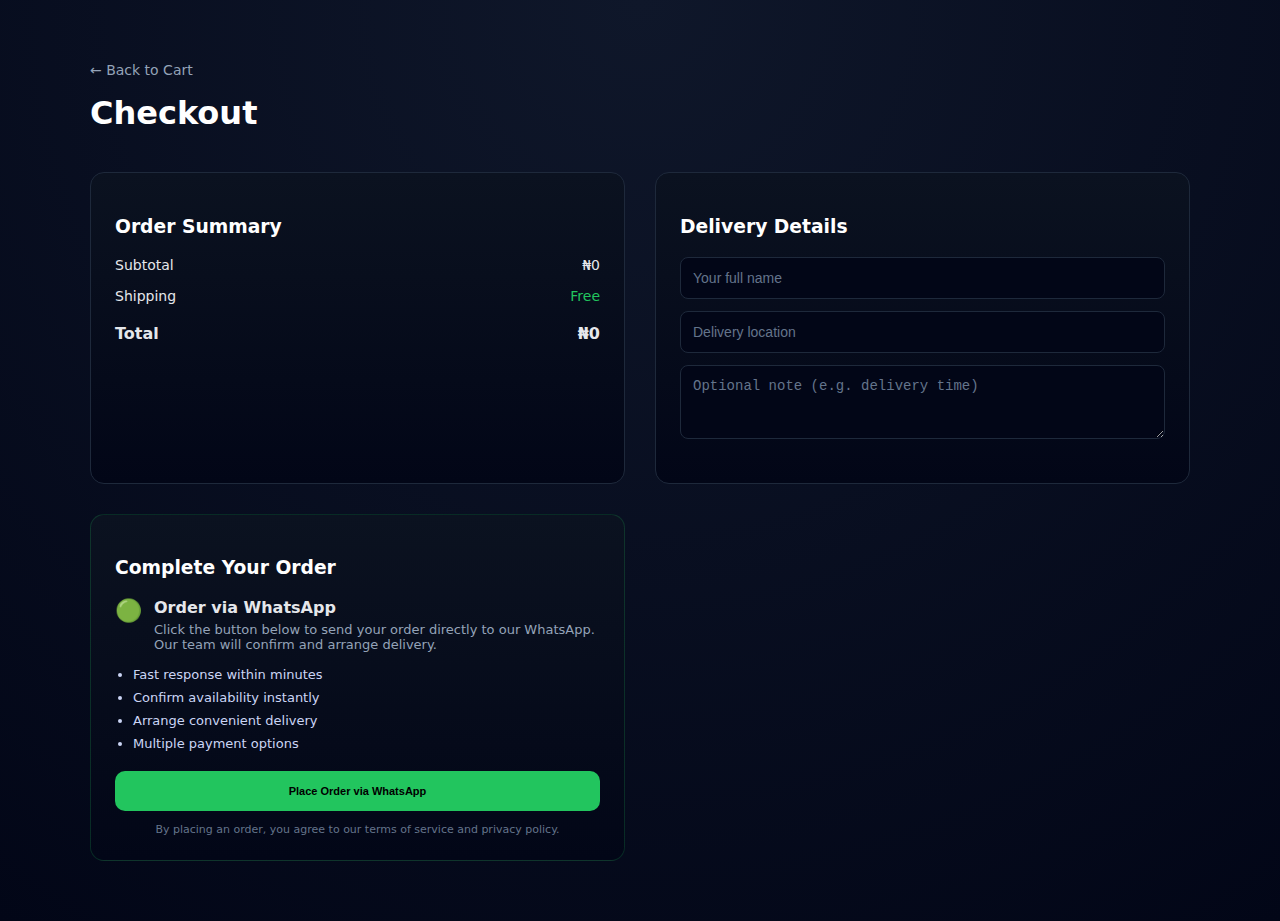
<file: whatappui.html>
<!DOCTYPE html>
<html lang="en">
<head>
  <meta charset="UTF-8" />
  <title>Checkout</title>
  <link rel="stylesheet" href="whatappui.css" />
</head>
<body>

  <div class="checkout_page">

    <a href="cart.html" class="back_link">← Back to Cart</a>
    <h1>Checkout</h1>

    <div class="checkout_grid">

      <!-- Order Summary -->
      <div class="checkout_card">
        <h3>Order Summary</h3>

        <div id="checkout-items"></div>

        <div class="summary_line">
          <span>Subtotal</span>
          <span id="subtotal">₦0</span>
        </div>

        <div class="summary_line">
          <span>Shipping</span>
          <span class="free">Free</span>
        </div>

        <div class="summary_total">
          <span>Total</span>
          <strong id="total">₦0</strong>
        </div>
      </div>
<div class="checkout_card">
  <h3>Delivery Details</h3>

  <div class="customer_inputs">
    <input
      type="text"
      id="customer-name"
      placeholder="Your full name"
      required
    />

    <input
      type="text"
      id="customer-location"
      placeholder="Delivery location"
      required
    />

    <textarea
      id="customer-note"
      placeholder="Optional note (e.g. delivery time)"
      rows="3"
    ></textarea>
  </div>
</div>


      <!-- WhatsApp Order -->
      <div class="checkout_card highlight">
        <h3>Complete Your Order</h3>

        <div class="wa_info">
          <span class="wa_icon">🟢</span>
          <div>
            <strong>Order via WhatsApp</strong>
            <p>
              Click the button below to send your order directly to our WhatsApp.
              Our team will confirm and arrange delivery.
            </p>
          </div>
        </div>

        <ul class="benefits">
          <li>Fast response within minutes</li>
          <li>Confirm availability instantly</li>
          <li>Arrange convenient delivery</li>
          <li>Multiple payment options</li>
        </ul>

        <button class="wa_btn" onclick="checkoutViaWhatsApp()">
          Place Order via WhatsApp
        </button>

        <small class="terms">
          By placing an order, you agree to our terms of service and privacy policy.
        </small>
      </div>

    </div>
  </div>

  <script src="cart.js"></script>
  <script src="whatappui.js"></script>
</body>
</html>
</file>
<file: style.css>
* {
    margin: 0;
    padding: 0;
    box-sizing: border-box;
    text-decoration: none;
    list-style: none;
}
body{
    background-color: rgb(8, 12, 23);
}
.nav {
    position: sticky;
    top: 0;
    z-index: 50;
    backdrop-filter: blur(24px);
    background-color: rgba(11, 17, 30, 0.8);
    border-radius: 0 0 10px 10px;
    box-shadow: rgba(5, 8, 15, 0.4) 0px 4px 24px;
    border: 1px solid rgba(29, 40, 57, 0.5);
}

.container {
    padding: 12px 16px;
}

.container_flex {
    display: flex;
    align-items: center;
    justify-content: space-between;
}

.nav_icon_txt {
    display: flex;
    align-items: center;
    gap: 6px;
}

.nav_icon_txt span {
    font-family: "Space Grotesk", system-ui, sans-serif;
    font-size: 12px;
    font-weight: 700;
    color: rgb(31, 139, 222);
}
.cart-icon {
  transition: transform 0.2s ease;
}

.cart-icon.bump {
  transform: scale(1.2);
}



/* Nav links */
.header_context {
    display: flex;
    gap: 18px;
    font-family: "Inter", system-ui, sans-serif;
    opacity: 1;
}

.header_context a {
    color: rgb(148, 163, 184);
    font-size: 13px;
    transition: 0.2s ease;
}

.header_context a:hover {
    color: #fff;
}

/* Right section */
.nav_actions {
    display: flex;
    align-items: center;
    gap: 16px;
}

/* Hamburger */
.hamburger {
    display: none;
    flex-direction: column;
    gap: 4px;
    background: none;
    border: none;
    cursor: pointer;
}

.hamburger span {
    width: 18px;
    height: 2px;
    background: #94a3b8;
    transition: 0.3s;
}
/* .header_context {
    opacity: 0;
    transition: max-height 0.35s ease, opacity 0.2s ease;
}

.header_context.active {
    opacity: 1;
} */

.badge {
    display: inline-flex;
    align-items: center;
    gap: 6px;
    padding: 6px 12px;

    background: rgba(60, 131, 246, 0.1);
    border: 1px solid rgba(60, 131, 246, 0.2);
    border-radius: 9999px;

    font-family: "Inter", system-ui, sans-serif;
    font-size: 12px;
    color: rgb(60, 131, 246);
}


/* Mobile */
@media (max-width: 768px) {

    .header_context {
        position: absolute;
        top: 100%;
        left: 0;

        width: 100%;
        background: rgba(11, 17, 30, 0.95);
        backdrop-filter: blur(16px);

        display: flex;
        flex-direction: column;
        align-items: center;

        gap: 20px;
        padding: 20px 0;

        max-height: 0;
        overflow: hidden;
        opacity: 0;

        transition: max-height 0.35s ease, opacity 0.2s ease;
        z-index: 20;
    }

    .header_context.active {
        max-height: 300px;
        opacity: 1;
    }

    .hamburger {
        display: flex;
    }
}
/* Home Display */
.Home_display {
    height: 80vh;
    position: relative;

    background-color: #020617;
    background-image: radial-gradient(
        600px circle at 100% 0%,
        rgba(56, 189, 248, 0.15),
        transparent 40%
    );
}
.Home_display {
    min-height: 80vh;
    display: flex;
    align-items: center;

    background-color: #020617;
    background-image: radial-gradient(
        600px circle at 100% 0%,
        rgba(56, 189, 248, 0.15),
        transparent 40%
    );
}

.home_content {
    padding-left: 4rem;
    max-width: 520px;
}

.inline_flex{
    padding:4.5px 9px;
    background-color: rgba(60, 131, 246, 0.1);
    border: 1px solid rgba(60, 131, 246, 0.2);
    display: inline-flex;
    align-items: center;
    gap: 4px;
    border-radius: 9999px;
}
.inline_flex span{
    color: rgb(60, 131, 246);
    font-family: "Inter", system-ui, sans-serif;
    font-size: 7.875px;
    font-weight: 500;
    line-height: 11.25px;
}
.home_div h1 span{
    /* color: rgb(248, 250, 252); */
    color: rgb(60, 131, 246);
}
.home_div h1{
    color: rgb(248, 250, 252);
    display: block;
    font-family: "Space Grotesk", system-ui, sans-serif;
    font-size: 40.5px;
    font-weight: 700;
    max-width: 424px;
    line-height: 40.5px;
    margin-top: 18px;
}
.home_div p{
color:rgb(148, 163, 184);
display: block;
font-family: "Inter", system-ui, sans-serif;
font-size: 11.25px;
line-height: 18.2812px;
margin-top: 18px;
max-width: 324px;
}
.hero_actions {
    display: flex;
    gap: 12px;
    margin-top: 20px;
    flex-wrap: wrap;
}

.btn_primary,
.btn_secondary {
    display: inline-flex;
    align-items: center;
    gap: 8px;
    height: 36px;
    padding: 0 18px;
    font-family: "Inter", system-ui, sans-serif;
    font-weight: 600;
    border-radius: 6px;
}

.btn_primary {
    background: rgb(60, 131, 246);
    color: rgb(11, 18, 33);
}

.btn_secondary {
    background: rgb(8, 12, 23);
    color: rgb(242, 244, 247);
    border: 1px solid rgb(29, 40, 57);
}

.btn_secondary:hover {
    background: rgb(60, 131, 246);
    color: rgb(11, 18, 33);
}

@media (max-width: 768px) {
    .home_content {
        padding: 0 1.5rem;
        text-align: center;
    }

    .hero_actions {
        justify-content: center;
    }
}
/* Support Styling */
.support_section{
    background-color: rgb(8, 12, 23);

    margin-top: 45px;
    padding: 0px 9px;
    /* width: 1351px; */
}
.support_grid {
    display: grid;
    grid-template-columns: repeat(4, minmax(0, 1fr));
    gap: 16px;

    max-width: 1200px;
    margin: 0 auto;
}
.support_category{
    backdrop-filter: blur(24px);
    background-color: rgba(11, 17, 30, 0.8);
    border-radius: 6.75px;
    border: 1px solid rgba(29, 40, 57, 0.5);
    box-shadow: rgba(5, 8, 15, 0.4) 0px 4px 24px 0px;
    box-sizing: border-box;
    display: block;
    padding: 13.5px;
    text-align: center;
    line-height: 13.5px;
}
.support_category h3{
    color:rgb(248, 250, 252);
    font-family: "Space Grotesk", system-ui, sans-serif;
    font-size: 9px;
    font-weight: 600;
    line-height: 13.5px;
    margin-top: 6.75px;
}
.support_category p{
    color: rgb(148, 163, 184);
    font-family: "Inter", system-ui, sans-serif;
    font-size: 7.875px;
    margin-top: 6.75px;
}
@media (max-width: 1024px) {
    .support_grid {
        grid-template-columns: repeat(2, 1fr);
    }
}

@media (max-width: 480px) {
    .support_grid {
        grid-template-columns: 1fr;
    }
}
/* Product Display */
.product_display_section{
     background-color: rgb(8, 12, 23);

    margin-top: 45px;
    padding: 0px 9px;
    /* width: 1351px; */
}
.feature_div{
    display: flex;
    justify-content: space-between;
    align-items: center;
    margin-bottom: 18px;
}
.feature_txt_div h2{
    color: rgb(248, 250, 252);
    font-family: "Space Grotesk", system-ui, sans-serif;
    font-size: 20.25px;
    font-weight: 700;
    line-height: 22.5px;
}
.feature_txt_div p{
    color: rgb(148, 163, 184);
    font-family: "Inter", system-ui, sans-serif;
    line-height: 13.5px;
    margin-top: 4.5px;
}
.display_view_all{
    display: inline-flex;
    align-items: center;
    gap:4.5px;
    color: rgb(248, 250, 252);
    cursor: pointer;
    font-size: 7.875px;
    font-weight: 500;
    letter-spacing: normal;
    line-height: 11.25px;
    padding:4.5px 9px;
    transition: 0.2s ease;
}
.display_view_all:hover{
     background: rgb(60, 131, 246);
    color: rgb(11, 18, 33);
    border-radius: 5px;
}
.item_display_product {
    background: rgba(11, 17, 30, 0.85);
    backdrop-filter: blur(24px);
    border: 1px solid rgba(29, 40, 57, 0.5);
    border-radius: 8px;
    overflow: hidden;
    transition: transform 0.25s ease, box-shadow 0.25s ease;
}

.item_display_product:hover {
    transform: translateY(-4px);
    box-shadow: rgba(5, 8, 15, 0.6) 0px 10px 30px;
}

.items_display_grid{
 display: grid;
    grid-template-columns: repeat(auto-fit, minmax(220px, 1fr));
    gap: 16px;
    margin: 0 auto;
}
/* .item_img{
    position: relative;
}
.item_img span{
    position: absolute;
    left: 2%;
    top: 5%;
} */

.item_img img {
    width: 100%;
    aspect-ratio: 1 / 1;
    object-fit: cover;
}
.product_badges {
    position: absolute;
    top: 8px;
    left: 8px;
    display: flex;
    gap: 10px;
}

.badge {
    padding: 4px 8px;
    font-size: 11px;
    font-weight: 600;
    border-radius: 999px;
}

.badge.sale {
    background: rgba(239, 68, 68, 0.15);
    color: #ef4444;
}

.badge.best {
    background: rgba(60, 131, 246, 0.15);
    color: #3c83f6;
}

.phone_details{
    padding: 9px;
    display: block;
    line-height: 13.5px;
    border: 0px solid rgb(29, 40, 57);
}
/* .detail_txt p{
    color: rgb(148, 163, 184);
    font-family: "Inter", system-ui, sans-serif;
    font-size: 6.75px;
    letter-spacing: 0.3375px;
    text-transform: capitalize;
    line-height: 9px;
} */
.brand {
    font-size: 6.75px;
    color: rgb(148, 163, 184);
    text-transform: uppercase;
    letter-spacing: 0.5px;
    font-family: "Inter", system-ui, sans-serif;

}

.detail_txt h3 {
    font-size: 10px;
    margin-top: 4px;
    color: rgb(248, 250, 252);
    font-family: "Space Grotesk", system-ui, sans-serif;
    font-weight: 600;
}

.price {
    display: flex;
    flex-direction: column;
}

.price .current {
    font-size: 11.25px;
    font-weight: 600;
    color: rgb(60, 131, 246);
    font-family: "Space Grotesk", system-ui, sans-serif;

}

.price .old {
    font-size: 9.875px;
    text-decoration: line-through;
    color: rgb(148, 163, 184);
    margin-top: 5px;
}

.cart_btn {
    background: none;
    border: 1px solid rgba(29, 40, 57, 0.5);
    border-radius: 6px;
    padding: 6px;
    cursor: pointer;
    color: rgb(148, 163, 184);
    /* transition: 0.5s ease; */
    transition: transform 0.2s ease;
}
/* .cart-icon {
  transition: transform 0.2s ease;
}

.cart-icon.bump {
  transform: scale(1.2);
} */


.cart_btn:hover {
    background: rgb(60, 131, 246);
    color: rgb(11, 18, 33);
}
.price_cart_flex {
    display: flex;
    align-items: center;
    justify-content: space-between;
    margin-top: 12px;
}
/* Optional */
.item_display_product a {
    text-decoration: none;
    color: inherit;
}
.cart_btn:hover svg {
    fill: rgb(11, 18, 33);
}
/* offer_txt_section */
.offer_txt_section{
   background-color: rgb(8, 12, 23);
    margin-top: 45px;
    padding: 0px 9px;  
}
.offer_txt_div {
    max-width: 1200px;
    margin: 0 auto;

    background: radial-gradient(
        circle at 100% 50%,
        rgba(60, 131, 246, 0.12),
        transparent 60%
    );

    backdrop-filter: blur(24px);
    border: 1px solid rgba(29, 40, 57, 0.5);
    border-radius: 10px;

    display: flex;
    align-items: center;
    justify-content: space-between;
    gap: 20px;

    padding: 24px;
}

.offer_txt span{
background-color: rgba(239, 67, 67, 0.2);
border-radius: 9999px;
border: 0px solid rgb(29, 40, 57);
color: rgb(239, 67, 67);
display: inline-flex;
font-size: 7.875px;
font-weight: 600;
font-family: "Inter", system-ui, sans-serif;
text-align: left;
padding: 2.25px 6.75px;
}
.offer_txt h3{
color: rgb(248, 250, 252);
    font-family: "Space Grotesk", system-ui, sans-serif;
font-size: 20.25px;
font-weight: 700;
margin-top: 9px;
text-align: left;
line-height: 22.5px;
max-width: 170px;
}
.offer_txt p{
    color: rgb(148, 163, 184);
font-family: "Inter", system-ui, sans-serif;
margin-top: 9px;
text-align: left;
max-width: 252px;
}
/* 📱 Responsive */
@media (max-width: 768px) {
    .offer_txt_div {
        flex-direction: column;
        align-items: flex-start;
    }
/* 
    .btn_primary {
        margin-top: 12px;
    } */
}
/* Footer */
.footer_container{
    margin-top: 45px;
    padding: 27px 9px;
    border: 1px solid rgb(29, 40, 57);
}
.footer_logo_txt p{
color: rgb(148, 163, 184);
font-family: "Inter", system-ui, sans-serif;
font-size: 7.875px;
margin-top: 9px;
max-width: 300px;
}
.grid_footer_container{
  display: grid;
  grid-template-columns: repeat(4,1fr);
  row-gap: 18px;
  column-gap: 18px;
}
.footer_link{
    color: rgb(248, 250, 252);
    font-family: "Space Grotesk", system-ui, sans-serif;
    font-size: 10.125px;
    font-weight: 600;
    line-height: 15.75px;
    margin-bottom: 9px;
}
.footer_ul_link{
    display: block;
/* font-family: "Inter", system-ui, sans-serif;
color: rgb(248, 250, 252); */
}
.footer_ul_link li{
    /* display: list-item; */
    margin-top: 6.75px;
}
.footer_ul_link a{
    font-family: "Inter", system-ui, sans-serif;
color: rgb(148, 163, 184);
cursor: pointer;
font-size: 7.875px;
line-height: 11.25px;
transition: 0.3s ease;
}
.footer_ul_link a:hover {
    color: rgb(60, 131, 246);
}
.footer_contact h4{
      color: rgb(248, 250, 252);
    font-family: "Space Grotesk", system-ui, sans-serif;
    font-size: 10.125px;
    font-weight: 600;
    line-height: 15.75px;
    margin-bottom: 9px;
}
.contact_footer{
     display: block;
}
.flex_icon_txt{
    display: flex;
    align-items: center;
    margin-top: 6.75px;
    gap: 5px;
}
.flex_icon_txt span{
        font-family: "Inter", system-ui, sans-serif;
color: rgb(148, 163, 184);
cursor: pointer;
font-size: 7.875px;
line-height: 11.25px;
}
.border_line{
    border: 1px solid rgba(29, 40, 57, 0.5);
    margin-top: 18px;
    padding-top: 18px;
}
.reserved_txt{
    text-align: center;
            font-family: "Inter", system-ui, sans-serif;
color: rgb(148, 163, 184);
cursor: pointer;
font-size: 7.875px;
line-height: 11.25px;
}
/* 📱 Responsive */
@media (max-width: 768px) {
    .grid_footer_container {
        grid-template-columns: 1fr 1fr;
    }
}

@media (max-width: 480px) {
    .grid_footer_container {
        grid-template-columns: 1fr;
    }
}
</file>
<file: about.css>
/* ABOUT CONTAINER */
.container_abt {
  /* max-width: 1100px; */
  margin: 60px auto;
  padding: 0 20px;
  color: #cbd5e1;
}

/* HEADING */
.abt_heading {
  max-width: 600px;
  margin: 0 auto 50px;
  text-align: center;
}

.abt_heading h1 {
  color: #f8fafc;
  font-family: "Space Grotesk", system-ui, sans-serif;
  font-size: 32px;
  font-weight: 700;
  line-height: 1.2;
}

.abt_heading span {
  color: rgb(60, 131, 246);
}

.abt_heading p {
  color: rgb(148, 163, 184);
  font-family: "Inter", system-ui, sans-serif;
  font-size: 14px;
  margin-top: 14px;
  line-height: 1.6;
}
.story{
  margin-top: 50px;
  display: grid;
  grid-template-columns: 1.4fr 1fr;
  gap: 40px;
  align-items: start;
}
.grid_story h2 {
  color: rgb(248, 250, 252);
  font-family: "Space Grotesk", system-ui, sans-serif;
  font-size: 20px;
  font-weight: 700;
  margin-bottom: 12px;
}

.grid_story p {
  font-family: "Inter", system-ui, sans-serif;
  color: rgb(148, 163, 184);
  font-size: 14px;
  margin-top: 14px;
  line-height: 1.7;
}

/* SUPPORT CARD */
.support_container {
  backdrop-filter: blur(24px);
  background-color: rgba(11, 17, 30, 0.85);
  padding: 22px;
  border: 1px solid rgba(29, 40, 57, 0.6);
  border-radius: 12px;
  box-shadow: rgba(5, 8, 15, 0.45) 0px 10px 30px;
  margin-top: 45px;
}

/* SUPPORT GRID */
.grid_support_container {
  display: grid;
  grid-template-columns: repeat(2, 1fr);
  gap: 18px;
}

/* EACH STAT */
.support_grid {
  background: rgba(15, 23, 42, 0.6);
  border-radius: 10px;
  padding: 14px;
  text-align: center;
  border: 1px solid rgba(29, 40, 57, 0.5);
}

.support_grid_txt .big_p {
  color: rgb(60, 131, 246);
  font-family: "Space Grotesk", system-ui, sans-serif;
  font-size: 18px;
  font-weight: 700;
  line-height: 1.2;
}

.support_grid_txt p {
  color: rgb(148, 163, 184);
  font-family: "Inter", system-ui, sans-serif;
  font-size: 12px;
  margin-top: 6px;
  line-height: 1.5;
}

/* MOBILE */
@media (max-width: 768px) {
  .abt_heading h1 {
    font-size: 26px;
  }

  .story {
    grid-template-columns: 1fr;
    gap: 30px;
  }
}
.committed_section{
      /* max-width: 1100px; */
  margin: 60px auto;
  padding: 0 20px;
  color: #cbd5e1;
}
.committed_heading_txt{
      max-width: 600px;
  margin: 0 auto 50px;
  text-align: center;
}
.committed_heading_txt h1{
     color: #f8fafc;
  font-family: "Space Grotesk", system-ui, sans-serif;
  font-size: 16.875px;
  margin-bottom: 9px;
  font-weight: 700;
  line-height: 1.2;
}
.committed_heading_txt p{
     color: rgb(148, 163, 184);
  font-family: "Inter", system-ui, sans-serif;
  font-size: 12px;
  margin-top: 6px;
  line-height: 1.5;
}
.committed_div_grid {
  display: grid;
  grid-template-columns: repeat(3, 1fr);
  gap: 18px;
}

/* CARD */
.committed_items {
  backdrop-filter: blur(24px);
  background-color: rgba(11, 17, 30, 0.8);
  border-radius: 10px;
  border: 1px solid rgba(29, 40, 57, 0.5);
  box-shadow: rgba(5, 8, 15, 0.45) 0px 8px 28px 0px;
  padding: 18px;
  transition: transform 0.25s ease, box-shadow 0.25s ease, border-color 0.25s ease;
}

.committed_items:hover {
  transform: translateY(-4px);
  border-color: rgba(58, 129, 242, 0.6);
  box-shadow: rgba(58, 129, 242, 0.15) 0px 12px 32px;
}

/* ICON */
.committed_items svg {
  /* width: 20px;
  height: 20px; */
  margin-bottom: 12px;
}

/* TITLE */
.committed_items h3 {
  color: rgb(248, 250, 252);
  font-family: "Space Grotesk", system-ui, sans-serif;
  font-size: 14px;
  font-weight: 600;
  line-height: 1.4;
}

/* TEXT */
.committed_items p {
  color: rgb(148, 163, 184);
  font-family: "Inter", system-ui, sans-serif;
  font-size: 12px;
  line-height: 1.6;
  margin-top: 8px;
}

/* TABLET */
@media (max-width: 900px) {
  .committed_div_grid {
    grid-template-columns: repeat(2, 1fr);
  }
}

/* MOBILE */
@media (max-width: 500px) {
  .committed_div_grid {
    grid-template-columns: 1fr;
  }
}
/* SELL LIST SECTION */
.sell_list_section {
  backdrop-filter: blur(24px);
  background-color: rgba(11, 17, 30, 0.8);
  border: 1px solid rgba(29, 40, 57, 0.5);
  border-radius: 12px;
  box-shadow: rgba(5, 8, 15, 0.45) 0px 8px 28px;
  margin-top: 45px;
  padding: 36px 30px;
}

/* GRID */
.sell_list_grid {
  display: grid;
  grid-template-columns: repeat(2, 1fr);
  gap: 36px;
}

/* HEADING */
.sell_heading_txt {
  max-width: 600px;
  margin: 0 auto 40px;
  text-align: center;
}

.sell_heading_txt h2 {
  color: rgb(248, 250, 252);
  font-family: "Space Grotesk", system-ui, sans-serif;
  font-size: 20px;
  font-weight: 700;
  margin-bottom: 10px;
}

.sell_heading_txt p {
  color: rgb(148, 163, 184);
  font-family: "Inter", system-ui, sans-serif;
  font-size: 13px;
  line-height: 1.6;
}

/* LIST BLOCK */
.space_list {
  padding: 20px;
  border-radius: 10px;
  background: rgba(15, 23, 42, 0.4);
  border: 1px solid rgba(29, 40, 57, 0.4);
  transition: border-color 0.25s ease, transform 0.25s ease;
}

.space_list:hover {
  transform: translateY(-3px);
  border-color: rgba(58, 129, 242, 0.5);
}

/* LIST TITLE */
.space_list h3 {
  display: flex;
  align-items: center;
  gap: 10px;
  color: rgb(248, 250, 252);
  font-family: "Space Grotesk", system-ui, sans-serif;
  font-size: 14px;
  font-weight: 600;
  margin-bottom: 14px;
}

.space_list svg {
  width: 20px;
  height: 20px;
}

/* LIST ITEMS */
.space_list ul {
  list-style: none;
  padding-left: 0;
}

.space_list li {
  position: relative;
  padding-left: 16px;
  margin-top: 8px;
  color: rgb(148, 163, 184);
  font-family: "Inter", system-ui, sans-serif;
  font-size: 12px;
  line-height: 1.6;
}

/* Custom bullet */
.space_list li::before {
  content: "•";
  position: absolute;
  left: 0;
  color: rgb(58, 129, 242);
}

/* RESPONSIVE */
@media (max-width: 768px) {
  .sell_list_grid {
    grid-template-columns: 1fr;
    gap: 24px;
  }
}
</file>
<file: service.css>
.service_section{
    padding: 72px 20px;
    /* background-color: rgb(245, 239, 237); */
}
.service_heading{
max-width: 858px;
margin: 0 auto;
text-align: left;
padding: 0px 18px
}
.service_heading p{
    color: rgb(166, 123, 63);
font-family: "Inter", system-ui, sans-serif;
font-size: 7.875px;
font-weight: 500;
letter-spacing: 0.7875px;
line-height: 11.25px;
text-transform: uppercase;
}
.service_heading h2{
       color: rgb(20, 20, 20);
    font-family: "Playfair Display", Georgia, serif;
    font-size: 27px;
    font-weight: 400;
    line-height: 27px;
    margin-bottom: 9px;
    margin-top: 4.5px;
}
@media (max-width: 576px) {
  .service_heading {
    text-align: center;
  }
}
.service_grid{
 display: grid;
    grid-template-columns: repeat(3, 1fr);
    justify-content: center;
    align-items: center;
 max-width: 678px; 
  margin: 20px auto;  
     gap: 24px;
    row-gap: 18px;
    font-family: "Inter", system-ui, sans-serif;
}
.service_grid{
  justify-items: center;
}

 .service_service{
    padding: 20px 12px;
  box-shadow: rgba(0, 0, 0, 0.06) 0px 2px 15px -3px;
  line-height: 13.5px;
  transition: transform 0.3s ease, box-shadow 0.3s ease;
  width: 260px;   /* fixed card size */
  background-color: rgb(245, 239, 237);
 }
 .text_price{
    display: flex;
    justify-content: space-between;
    margin-bottom: 6.75px;
    align-items: flex-start;
 }
 .text_price h3{
    color: rgb(20, 20, 20);
    font-family: "Playfair Display", Georgia, serif;
    font-size: 11.25px;
    font-weight: 400;
    line-height: 15.75px;
 }
 .text_price span{
    color: rgb(166, 123, 63);
    font-family: "Inter", system-ui, sans-serif;
    font-weight: 500;
    line-height: 13.5px;
 }
 .service_service p{
    color: rgb(102, 102, 102);
    font-family: "Inter", system-ui, sans-serif;
    font-size: 7.875px;
 }
@media (max-width: 992px) {
  .service_grid {
    grid-template-columns: repeat(2, 1fr);
  }
}

@media (max-width: 576px) {
  .service_grid {
    grid-template-columns: 1fr;
  }
}
#service_section{
    background-color: rgb(245, 239, 237);
}
#service_id{
    background-color: #fff;
}
</file>
<file: booking.css>
.form_booking_section{
    padding: 72px 20px;
    background-color: #fff;
}
.form_booking_div{
max-width: 858px;
margin: 0 auto;
padding: 0px 18px;
}
.form_booking_grid{
  display: grid;
  grid-template-columns: 1fr 1fr;
  gap: 32px;
  align-items: flex-start;
}
.form_request{
  display: flex;
  flex-direction: column;
  gap: 18px;
}
.input_text{
  display: grid;
  grid-template-columns: repeat(2, 1fr);
  gap: 15px;
}
.input_text label{
  display: block;
  font-family: "Inter", system-ui, sans-serif;
  font-size: 7.875px;
  color: rgb(102, 102, 102);
  margin-bottom: 6px;
}
.input_text input{
  width: 100%;
  padding: 10px 12px;
  font-family: "Inter", system-ui, sans-serif;
  font-size: 10.125px;
  border: 1px solid rgb(230, 224, 220);
  outline: none;
  background-color: #fff;
}

.input_text input:focus{
  border-color: rgb(166, 123, 63);
}
.input_text:has(input[type="search"]),
.input_text:has(input[type="text"]){
  grid-template-columns: 1fr;
}
.form_request button{
  margin-top: 10px;
  padding: 12px;
  border: none;
  background-color: rgb(166, 123, 63);
  color: #fff;
  font-family: "Inter", system-ui, sans-serif;
  font-size: 10.125px;
  cursor: pointer;
  transition: opacity 0.3s ease;
}

.form_request button:hover{
  opacity: 0.85;
}
.form_policy_inner_div{
  display: flex;
  flex-direction: column;
  gap: 24px;
}
.policy{
  border: 1px solid rgb(242, 237, 233);
  padding: 18px;
  background-color: rgb(242, 237, 233);
}
.policy h3{
  font-family: "Playfair Display", Georgia, serif;
  font-size: 11.25px;
  margin: 9px 0;
  color: rgb(20, 20, 20);
}
.policy p{
  font-family: "Inter", system-ui, sans-serif;
  font-size: 7.875px;
  line-height: 13.5px;
  color: rgb(102, 102, 102);
}
.policy ul{
  padding-left: 16px;
}

.policy li{
  font-family: "Inter", system-ui, sans-serif;
  font-size: 7.875px;
  line-height: 13.5px;
  color: rgb(102, 102, 102);
  display: block;
}
.input_text select{
  width: 100%;
  padding: 10px 12px;
  font-family: "Inter", system-ui, sans-serif;
  font-size: 10.125px;
  border: 1px solid rgb(230, 224, 220);
  background-color: #fff;
  color: rgb(102, 102, 102);
  outline: none;
  appearance: none;
  cursor: pointer;
}
.input_text select:focus{
  border-color: rgb(166, 123, 63);
}
.service_type div{
  position: relative;
}

.service_type div::after{
  content: "▾";
  position: absolute;
  right: 12px;
  top: 55%;
  transform: translateY(-50%);
  font-size: 10px;
  color: rgb(166, 123, 63);
  pointer-events: none;
}

@media (max-width: 768px){
  .form_booking_grid{
    grid-template-columns: 1fr;
  }

  .input_text{
    grid-template-columns: 1fr;
  }
}
</file>
<file: conatct.css>
.about_container_section{
      /* max-width: 1100px; */
  margin: 60px auto;
  padding: 0 20px;
  color: #cbd5e1;
}
.about_heading_txt{
     max-width: 600px;
  margin: 0 auto 50px;
  text-align: center;
}
.about_heading_txt h1{
      color: #f8fafc;
  font-family: "Space Grotesk", system-ui, sans-serif;
  font-size: 32px;
  font-weight: 700;
  line-height: 1.2;
}
.about_heading_txt span{
  color: rgb(60, 131, 246);
}
.about_heading_txt p{
      color: rgb(148, 163, 184);
  font-family: "Inter", system-ui, sans-serif;
  font-size: 14px;
  margin-top: 14px;
  line-height: 1.6;
}
.grid_container_div{
  /* max-width: 320px; */
  width: 100%;
  text-align: center;

  backdrop-filter: blur(24px);
  background-color: rgba(11, 17, 30, 0.88);
  border: 1px solid rgba(29, 40, 57, 0.5);
  border-radius: 16px;
  box-shadow: rgba(5, 8, 15, 0.45) 0px 10px 35px;
  padding: 24px;
}
.icon_about{
    border: 0px solid rgb(29, 40, 57);
    background-color: rgba(37, 211, 102, 0.2);
    border-radius: 9999px;
    display: flex;
    align-items: center;
    height: 45px;
    width: 45px;
    text-align: center;
    justify-content: center;
 margin: 0 auto 12px;
}
.about_txt h3{
    font-family: "Space Grotesk", system-ui, sans-serif;
    font-size: 11.25px;
    font-weight: 700;
    margin-bottom: 4.5px;
    color: rgb(248, 250, 252);
    text-align: center;
    line-height: 11.25px;
}
.grid_container_div {
  transition: transform 0.25s ease, box-shadow 0.25s ease;
}

.grid_container_div:hover {
  transform: translateY(-4px);
  box-shadow: rgba(5, 8, 15, 0.6) 0px 14px 40px;
}

.about_txt p{
        color: rgb(148, 163, 184);
  font-family: "Inter", system-ui, sans-serif;
  font-size: 7.875px;
  margin-bottom: 9px;
  text-align: center;
  line-height: 1.6;
  line-height: 11.25px;
}
.cnt_bth{
    background-color: rgb(37, 211, 102);
    border-radius: 4.75px;
    border: 0px solid rgb(29, 40, 57);
    display: inline-flex;
    align-items: center;
  font-family: "Inter", system-ui, sans-serif;
font-size: 9px;
font-weight: 600;
justify-content: center;
margin-top: 13.5px;
padding: 10px 18px;
gap: 5px;
}
.link_btn{
  color: #000;
}
.cnt_link{
    font-family: "Space Grotesk", system-ui, sans-serif;
    color: rgb(60, 131, 246);
font-size: 13.5px;
font-weight: 700;
/* margin-top: 13.5px; */
text-align: center;
text-decoration: none;
}
.about_grid_div{
     max-width: 700px;          
  margin: 60px auto;         
  
  display: grid;
  grid-template-columns: repeat(3, 1fr);
  gap: 16px;
}
/* ================= RESPONSIVENESS ================= */

/* Tablets */
@media (max-width: 900px) {
  .about_grid_div {
    grid-template-columns: repeat(2, 1fr);
    gap: 20px;
  }

  .grid_container_div {
    padding: 22px;
  }
}

/* Mobile */
@media (max-width: 600px) {
  .about_grid_div {
    grid-template-columns: 1fr;
    max-width: 360px;   /* keeps the box centered & not too wide */
  }

  .grid_container_div {
    padding: 24px;
  }

  .about_txt h3 {
    font-size: 13px;
  }

  .about_txt p {
    font-size: 11px;
    line-height: 1.6;
  }

  .cnt_bth {
    font-size: 11px;
    padding: 12px 20px;
  }
}
.schedule {
  max-width: 420px;
  margin: 60px auto;
  padding: 22px;

  backdrop-filter: blur(24px);
  background-color: rgba(11, 17, 30, 0.88);
  border: 1px solid rgba(29, 40, 57, 0.5);
  border-radius: 16px;
  box-shadow: rgba(5, 8, 15, 0.45) 0px 10px 35px;

  color: rgb(203, 213, 225);
  font-family: "Inter", system-ui, sans-serif;
}

/* GRID WRAPPER */
.schedules_wording_days_grid {
  max-width: 800px;
  margin: 70px auto;
  padding: 0 16px;

  display: grid;
  grid-template-columns: repeat(2, 1fr);
  gap: 20px;
}

/* CARD */
.schedule {
  padding: 22px;

  backdrop-filter: blur(24px);
  background-color: rgba(11, 17, 30, 0.88);
  border: 1px solid rgba(29, 40, 57, 0.5);
  border-radius: 16px;
  box-shadow: rgba(5, 8, 15, 0.45) 0px 10px 35px;

  color: rgb(203, 213, 225);
  font-family: "Inter", system-ui, sans-serif;
}

/* CARD HEADER */
.schedule_icon_txt {
  display: flex;
  align-items: center;
  gap: 10px;
  margin-bottom: 18px;
}

.schedule_icon_txt svg {
  color: rgb(59, 130, 246);
}

.schedule_icon_txt h3 {
  font-family: "Space Grotesk", system-ui, sans-serif;
  font-size: 15px;
  font-weight: 700;
  color: rgb(248, 250, 252);
}

/* BUSINESS HOURS LIST */
.flex_schedule {
  display: flex;
  flex-direction: column;
  gap: 12px;
}

.flex_li {
  display: flex;
  justify-content: space-between;
  align-items: center;

  padding: 10px 12px;
  border-radius: 10px;
  background-color: rgba(15, 23, 42, 0.6);
  border: 1px solid rgba(29, 40, 57, 0.4);
}

.flex_li span:first-child {
  font-size: 13px;
  color: rgb(226, 232, 240);
}

.flex_li span:last-child {
  font-size: 13px;
  font-weight: 600;
  color: rgb(59, 130, 246);
}

/* NOTE */
.flex_schedule p {
  margin-top: 14px;
  font-size: 11px;
  color: rgb(148, 163, 184);
  line-height: 1.6;
}

/* LOCATION TEXT */
.space_txt_div p {
  font-size: 13px;
  line-height: 1.7;
  color: rgb(203, 213, 225);
  margin-bottom: 12px;
}

/* ADDRESS (first paragraph tighter) */
.space_txt_div p:first-child {
  font-weight: 500;
  color: rgb(226, 232, 240);
}

/* GET DIRECTION LINK */
.space_txt_div a {
  display: inline-flex;
  align-items: center;
  gap: 6px;

  margin-top: 10px;
  padding: 8px 14px;

  background-color: rgba(15, 23, 42, 0.6);
  border: 1px solid rgba(29, 40, 57, 0.4);

  border-radius: 10px;
width: 100%;
  font-size: 12px;
  font-weight: 600;
  color: rgb(226, 232, 240);
  text-decoration: none;
  transition: 0.4s;
}

.space_txt_div a:hover {
  background-color: rgb(59, 130, 245);
  color: #0b111e;
}

.space_txt_div a svg {
  fill: currentColor;
}
.schedule_icon_txt svg {
  width: 14px;
  height: 14px;

  padding: 8px;
  border-radius: 999px;

  background-color: rgba(59, 130, 246, 0.15);
  border: 1px solid rgba(59, 130, 246, 0.35);
  color: rgb(59, 130, 246);
}

/* HOVER EFFECT */
.schedule:hover {
  border-color: rgba(59, 130, 246, 0.6);
  transform: translateY(-2px);
  transition: all 0.3s ease;
}

/* RESPONSIVE */
@media (max-width: 768px) {
  .schedules_wording_days_grid {
    grid-template-columns: 1fr;
    gap: 12px; /* ↓ reduce space between cards */
  }

  .schedule {
    margin: 10px;          
    padding: 14px;      
  }
}
@media (max-width: 480px) {
  .schedules_wording_days_grid {
    gap: 8px;
  }
}
</file>
<file: phone.css>
.phone_scetion{
    margin: 27px 9px;
}
.smartphone_txt h1{
color: rgb(248, 250, 252);
font-family: "Space Grotesk", system-ui, sans-serif;
font-size: 27px;
font-weight: 700;
line-height: 27px;
font-variation-settings: normal;
}
.smartphone_txt p{
    color: rgb(148, 163, 184);
    font-size: 10.125px;
    margin-top: 9px;
    max-width:330px;
    font-family: "Inter", system-ui, sans-serif;
}
.product_bth{
    display: flex;
    flex-wrap: wrap;
    margin-top: 18px;
    gap: 6.75px;
}
.product_bth button {
    align-items: center;
    background-color: transparent;
    padding: 4.5px 9px;
    border-radius: 9999px;
    border: 1px solid rgb(29, 40, 57);
    color: white;
    cursor: pointer;
    display: flex;
    font-size: 7.875px;
    font-family: "Inter", system-ui, sans-serif;
    font-weight: 500;
    justify-content: center;
    line-height: 11.25px;
    text-align: center;
    transition: 0.3s ease;
}


.product_bth button:hover {
    background-color: rgb(60, 131, 246);
    color: rgb(29, 40, 57);
}


.product_bth button.active {
    background-color: rgb(60, 131, 246);
    color: rgb(29, 40, 57);
    border-color: rgb(60, 131, 246);
}

.items_num{
     color: rgb(148, 163, 184);
    font-size: 10.125px;
    margin-top: 19px;
    margin-bottom: 19px;
    max-width:330px;
    font-family: "Inter", system-ui, sans-serif;
}
</file>
<file: portfolio.css>
.portfolio_display_section{
    padding: 72px 20px;
    /* background-color: rgb(245, 239, 237); */
}
.portfolio_display_div{
max-width: 858px;
margin: 0 auto;
padding: 0px 18px;
}
.portfolio_category_flex{
    display: flex;
    justify-content: center;
    align-items: center;
    gap: 10px;
    flex-wrap: wrap
}
.portfolio_category_flex button{
    background-color: rgb(243, 240, 237);
    color: rgb(102, 102, 102);
    cursor: pointer;
    font-family: "Inter", system-ui, sans-serif;
    font-size: 12px; 
    font-weight: 500;
    letter-spacing: 0.3px;
    padding: 8px 16px; 
    border: none;
    border-radius: 20px;
    transition: background-color 0.3s ease, color 0.3s ease;
}
.portfolio_category_flex button.active {
  background-color: rgb(166, 123, 63);
  color: #fff;
}
@media (max-width: 768px) {
  .portfolio_category_flex {
    gap: 8px;
  }

  .portfolio_category_flex button {
    font-size: 11px;
    padding: 7px 14px;
  }
}

@media (max-width: 480px) {
  .portfolio_category_flex {
    justify-content: center;
  }

  .portfolio_category_flex button {
    font-size: 10.5px;
    padding: 6px 12px;
  }
}

/* Display Portfolio */
.portfolio_display_img{
  display: grid;
  grid-template-columns: repeat(4, 1fr);
  gap: 12px;
  max-width: 1100px;
  margin: 0 auto;
  padding: 0 18px;
  transform: translateY(30px);
}
/* Tablet */
@media (max-width: 900px) {
  .portfolio_display_img {
    grid-template-columns: repeat(3, 1fr);
  }
}

/* Mobile */
@media (max-width: 600px) {
  .portfolio_display_img {
    grid-template-columns: repeat(2, 1fr);
  }
}
.img_portfolio_display_inner_div {
  position: relative;
  overflow: hidden;
  border-radius: 6px;
}
.img_portfolio_display_inner_div img {
  width: 100%;
  height: 100%;
  aspect-ratio: 1 / 2;  
  object-fit: cover;
  display: block;
  transition: transform 0.4s ease;
}
.portfolio_overlay {
  position: absolute;
  inset: 0;
  background-color: rgba(0, 0, 0, 0.45);
  color: #fff;
  font-family: "Inter", sans-serif;
  font-size: 14px;
  font-weight: 500;

  display: flex;
  align-items: center;
  justify-content: center;

  opacity: 0;
  transition: opacity 0.3s ease;
}

/* Hover effects */
.img_portfolio_display_inner_div:hover .portfolio_overlay {
  opacity: 1;
}

.img_portfolio_display_inner_div:hover img {
  transform: scale(1.05);
}
/* Transition Effect */
.img_portfolio_display_inner_div {
  transition: opacity 0.3s ease;
}
</file>
<file: product.css>
* {
    margin: 0;
    padding: 0;
    box-sizing: border-box;
    text-decoration: none;
    list-style: none;
}

body {
    background-color: rgb(8, 12, 23);
    font-family: "Inter", system-ui, sans-serif;
    color: #94a3b8;
    line-height: 1.5;
}

a {
    color: inherit;
}

main {
    padding: 20px;
}

/* ===================== Breadcrumbs ===================== */
.flex_item {
    display: flex;
    gap: 5px;
    font-size: 13px;
    margin-bottom: 20px;
    color: #94a3b8;
}

.flex_item a:hover {
    color: #3b82f6;
}

/* ===================== Product Display Container ===================== */
.product_detail_display_container {
    display: flex;
    gap: 40px;
    align-items: flex-start;
    flex-wrap: wrap;
}

/* ===================== Product Image ===================== */
.img_product {
    background: rgba(11, 17, 30, 0.85);
    backdrop-filter: blur(24px);
    border: 1px solid rgba(29, 40, 57, 0.5);
    border-radius: 12px;
    padding: 18px;
    display: flex;
    align-items: center;
    justify-content: center;
    max-width: 420px;
    flex: 1;
}

.img_product img {
    width: 100%;
    max-width: 320px;
    height: auto;
    object-fit: contain;
    border-radius: 10px;
    transition: transform 0.3s ease;
}

.img_product:hover img {
    transform: scale(1.04);
}

/* ===================== Product Details ===================== */
.product_details_spec {
    flex: 2;
    display: flex;
    flex-direction: column;
    gap: 20px;
}

/* Product name & price */
.product_name_price_comp_name p:first-child {
    color: #3b82f6;
    font-weight: 700;
    font-size: 14px;
    text-transform: uppercase;
}

.product_name_price_comp_name h1 {
    font-size: 28px;
    color: #fff;
    margin: 6px 0;
}

.old_new_price {
    display: flex;
    gap: 12px;
    align-items: baseline;
}

.new_p {
    font-size: 20px;
    color: #3b82f6;
    font-weight: 700;
}

.old_p {
    font-size: 16px;
    color: #64748b;
    text-decoration: line-through;
}

/* Product description */
.product_name_price_comp_name p:last-child {
    font-size: 14px;
    color: #cbd5e1;
}

/* ===================== Specifications ===================== */
.specs {
    margin-top: 12px;
}

.specs h3 {
    font-size: 16px;
    color: #fff;
    margin-bottom: 8px;
}

.specs ul {
    display: flex;
    flex-direction: column;
    gap: 6px;
}

.specs li {
    display: flex;
    align-items: center;
    gap: 8px;
    font-size: 14px;
    color: #94a3b8;
}

.specs li svg {
    flex-shrink: 0;
}

/* ===================== Quantity & Add to Cart ===================== */
.quantity_add_to_cart {
    display: flex;
    align-items: center;
    gap: 16px;
    margin-top: 16px;
    flex-wrap: wrap;
}

/* Quantity */
.quantity {
    display: flex;
    align-items: center;
    gap: 8px;
}

.quantity span:first-child {
    font-size: 14px;
}

.quantity_bth {
    display: flex;
    align-items: center;
    border: 1px solid rgba(60, 131, 246, 0.5);
    border-radius: 8px;
    overflow: hidden;
}

.quantity_bth button {
    background: rgba(59, 130, 245, 0.1);
    border: none;
    color: #3b82f6;
    width: 28px;
    height: 28px;
    font-size: 16px;
    cursor: pointer;
    transition: background 0.2s;
}

.quantity_bth button:hover {
    background: rgba(59, 130, 245, 0.2);
}

.quantity_bth span {
    width: 28px;
    text-align: center;
}

/* Add to Cart button */
.quantity_add_to_cart > button {
    display: flex;
    align-items: center;
    gap: 6px;
    background: #3b82f6;
    color: #fff;
    border: none;
    border-radius: 8px;
    padding: 10px 16px;
    font-size: 14px;
    cursor: pointer;
    transition: background 0.3s;
}

.quantity_add_to_cart > button:hover {
    background: #2563eb;
}

.quantity_add_to_cart svg {
    width: 16px;
    height: 16px;
}

/* ===================== Responsive ===================== */
@media (max-width: 1024px) {
    .product_detail_display_container {
        gap: 24px;
    }
}

@media (max-width: 768px) {
    .product_detail_display_container {
        flex-direction: column;
        gap: 20px;
    }

    .img_product {
        max-width: 100%;
        padding: 14px;
    }

    .img_product img {
        max-width: 260px;
    }
}
</file>
<file: Testimonials.css>
.client_review_section{
    padding: 72px 20px;
    background-color: rgb(250, 249, 247);
}
.client_review_div{
    max-width: 858px;
margin: 0 auto;
padding: 0px 18px;
}
.client_div_txt_grid{
    display: grid;
    grid-template-columns: repeat(2 ,1fr);
    gap: 15px;
    justify-items: center;
}
#Testimonials_id{
    background-color: rgb(250, 248, 247);
}
/* .review_box{
  width: 260px;
  aspect-ratio: 1 / 1;
} */

.line{
 width: 100%;              
  height: 2px;              
  background-color: rgb(230, 224, 220);
  margin: 10px auto;        
}
@media (max-width: 576px) {
  .client_div_txt_grid{
    grid-template-columns: 1fr;
  }
}
#icon_grid_footer{
   background-color: rgb(38, 38, 38);
}
#icon_grid_footer p{
    color: white;
}
</file>
<file: whatappui.css>
body {
  margin: 0;
  background: radial-gradient(circle at top, #0f172a, #020617);
  color: #e5e7eb;
  font-family: system-ui, sans-serif;
}

.checkout_page {
  max-width: 1100px;
  margin: 60px auto;
  padding: 0 20px;
}

.back_link {
  color: #94a3b8;
  font-size: 14px;
  text-decoration: none;
}

h1 {
  margin: 15px 0 40px;
  font-size: 32px;
  color: #fff;
}

.checkout_grid {
  display: grid;
  grid-template-columns: 1fr 1fr;
  gap: 30px;
}

.checkout_card {
  background: linear-gradient(180deg, #0b1220, #020617);
  border: 1px solid #1e293b;
  border-radius: 14px;
  padding: 24px;
}

.checkout_card h3 {
  margin-bottom: 20px;
  color: #fff;
}

.checkout_item {
  display: flex;
  align-items: center;
  gap: 12px;
  margin-bottom: 15px;
}

.checkout_item img {
  width: 48px;
  border-radius: 8px;
}

.checkout_item p {
  margin: 0;
  font-size: 14px;
}

.checkout_item span {
  color: #60a5fa;
  font-size: 13px;
}

.summary_line,
.summary_total {
  display: flex;
  justify-content: space-between;
  margin-top: 15px;
  font-size: 14px;
}

.summary_total {
  font-size: 16px;
  font-weight: 600;
  margin-top: 20px;
}

.free {
  color: #22c55e;
}

/* WhatsApp Card */
.highlight {
  border-color: #22c55e33;
}

.wa_info {
  display: flex;
  gap: 12px;
  margin-bottom: 15px;
}

.wa_icon {
  font-size: 22px;
}

.wa_info p {
  font-size: 13px;
  color: #94a3b8;
  margin: 5px 0 0;
}

.benefits {
  padding-left: 18px;
  font-size: 13px;
  color: #cbd5f5;
  margin-bottom: 20px;
}

.benefits li {
  margin-bottom: 8px;
}

.wa_btn {
  width: 100%;
  padding: 14px;
  background: #22c55e;
  border: none;
  border-radius: 10px;
  font-weight: 600;
  cursor: pointer;
  font-size: 11px;
}
.wa_btn:disabled {
  opacity: 0.5;
  cursor: not-allowed;
}

.terms {
  display: block;
  text-align: center;
  margin-top: 12px;
  font-size: 11px;
  color: #64748b;
}
.customer_inputs {
  display: flex;
  flex-direction: column;
  gap: 12px;
  margin-bottom: 20px;
}

.customer_inputs input,
.customer_inputs textarea {
  background: #020617;
  border: 1px solid #1e293b;
  border-radius: 8px;
  padding: 12px;
  color: #e5e7eb;
  font-size: 14px;
  outline: none;
}

.customer_inputs input::placeholder,
.customer_inputs textarea::placeholder {
  color: #64748b;
}

.customer_inputs input:focus,
.customer_inputs textarea:focus {
  border-color: #22c55e;
}

/* Responsive */
@media (max-width: 768px) {
  .checkout_card {
    padding: 16px; /* was 24px */
  }
}


@media (max-width: 768px) {
  .checkout_page {
    margin: 60px auto;
    padding: 0 14px;
  }

  h1 {
    font-size: 24px;
    margin-bottom: 20px;
  }

  .checkout_card {
    padding: 16px;
    border-radius: 12px;
  }

  .checkout_card h3 {
    font-size: 16px;
    margin-bottom: 14px;
  }

  .summary_line {
    font-size: 13px;
    margin-top: 10px;
  }

  .summary_total {
    font-size: 15px;
  }

  .wa_btn {
    font-size: 13px;
    padding: 16px;
    border-radius: 12px;
  }
}
</file>
